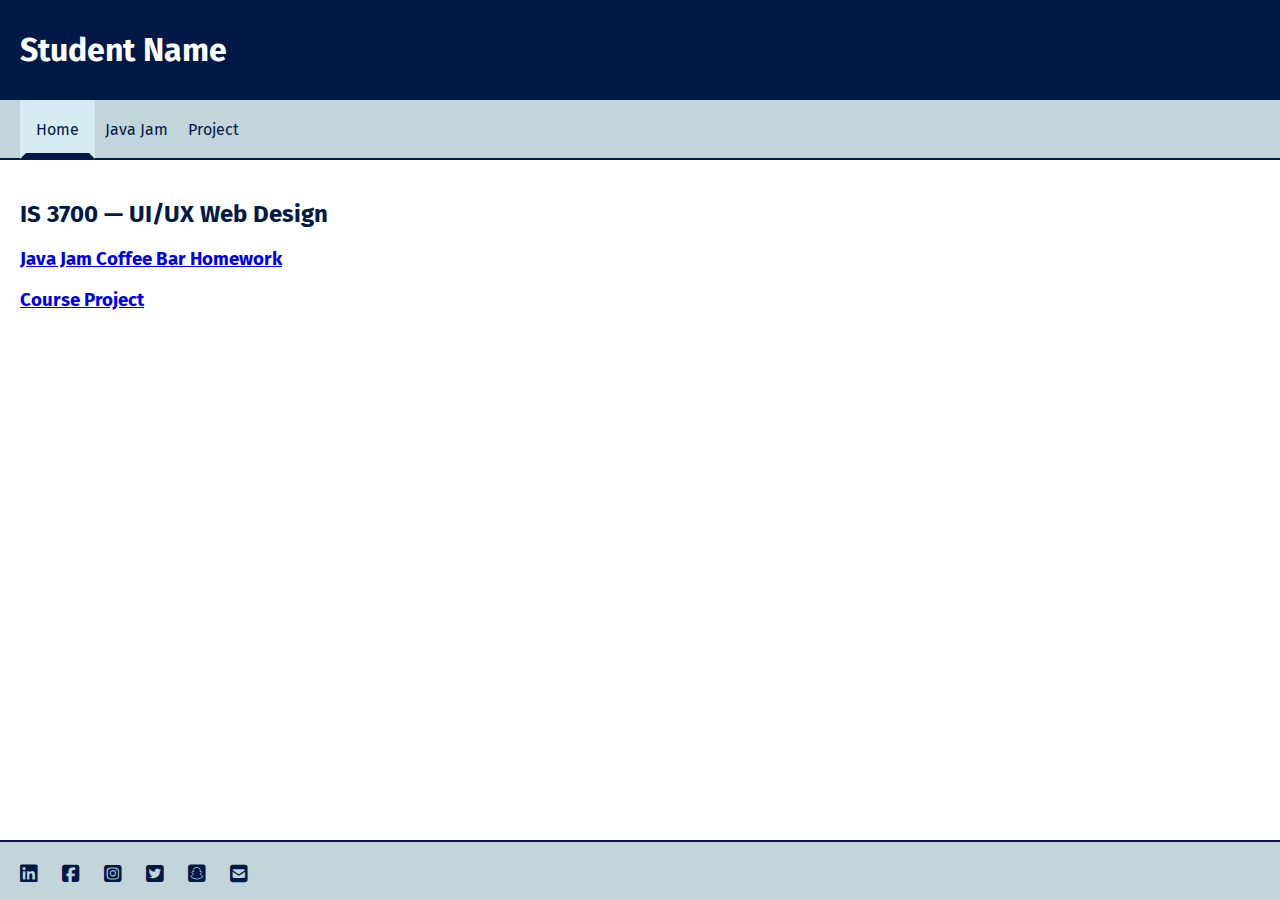
<file: index.html>
<!DOCTYPE html>
<html lang="en">

<head>
    <meta charset="UTF-8">
    <meta http-equiv="X-UA-Compatible" content="IE=edge">
    <meta name="viewport" content="width=device-width, initial-scale=1.0">
    <title>Jaren Hatch</title>
    <link href="main.css" rel="stylesheet" type="text/css" />
    <link rel="stylesheet" href="https://cdnjs.cloudflare.com/ajax/libs/font-awesome/6.2.1/css/all.min.css">
    <link rel="icon" href="https://www.usu.edu/favicon.ico" type="image/x-icon">
</head>

<body>
    <header id="pageHeader">
        <!-- <a href="index.html"><img id="mainLogo" src="logo.png" alt="Logo" /></a> -->
        <h1>Student Name</h1>
    </header>

    <nav id="mainNav">
        <ul>
            <li class="current"><a href="index.html">Home</a></li>
            <li><a href="javajam/index.html">Java Jam</a></li>
            <li><a href="project/index.html">Project</a></li>
            <!-- Add more navigation items as needed- possibly projects from different courses -->
        </ul>
    </nav>

    <main id="mainContent">
        <h2>IS 3700 &mdash; UI/UX Web Design</h2>
        <h3><a href="javajam/index.html">Java Jam Coffee Bar Homework</a></h3>
        <h3><a href="project/index.html">Course Project</a></h3>
    </main>

    <footer id="pageFooter">
        <ul>
            <li><a href="https://www.linkedin.com/" aria-label="linkedin"><i class="fab fa-linkedin"
                        aria-hidden="true"></i></a></li>
            <li><a href="https://www.facebook.com/" aria-label="facebook"><i class="fab fa-facebook-square"
                        aria-hidden="true"></i></a></li>
            <li><a href="https://www.instagram.com/?hl=en" aria-label="instagram"><i class="fab fa-instagram-square"
                        aria-hidden="true"></i></a></li>
            <li><a href="https://twitter.com/?lang=en" aria-label="twitter"><i class="fab fa-twitter-square"
                        aria-hidden="true"></i></a></li>
            <li><a href="https://www.snapchat.com/" aria-label="snapchat"><i class="fab fa-snapchat-square"
                        aria-hidden="true"></i></a></li>
            <li><a href="mailto:Anumber@usu.edu" aria-label="email"><i class="fas fa-envelope-square"
                        aria-hidden="true"></i></a></li>
        </ul>
    </footer>

</body>

</html>
</file>
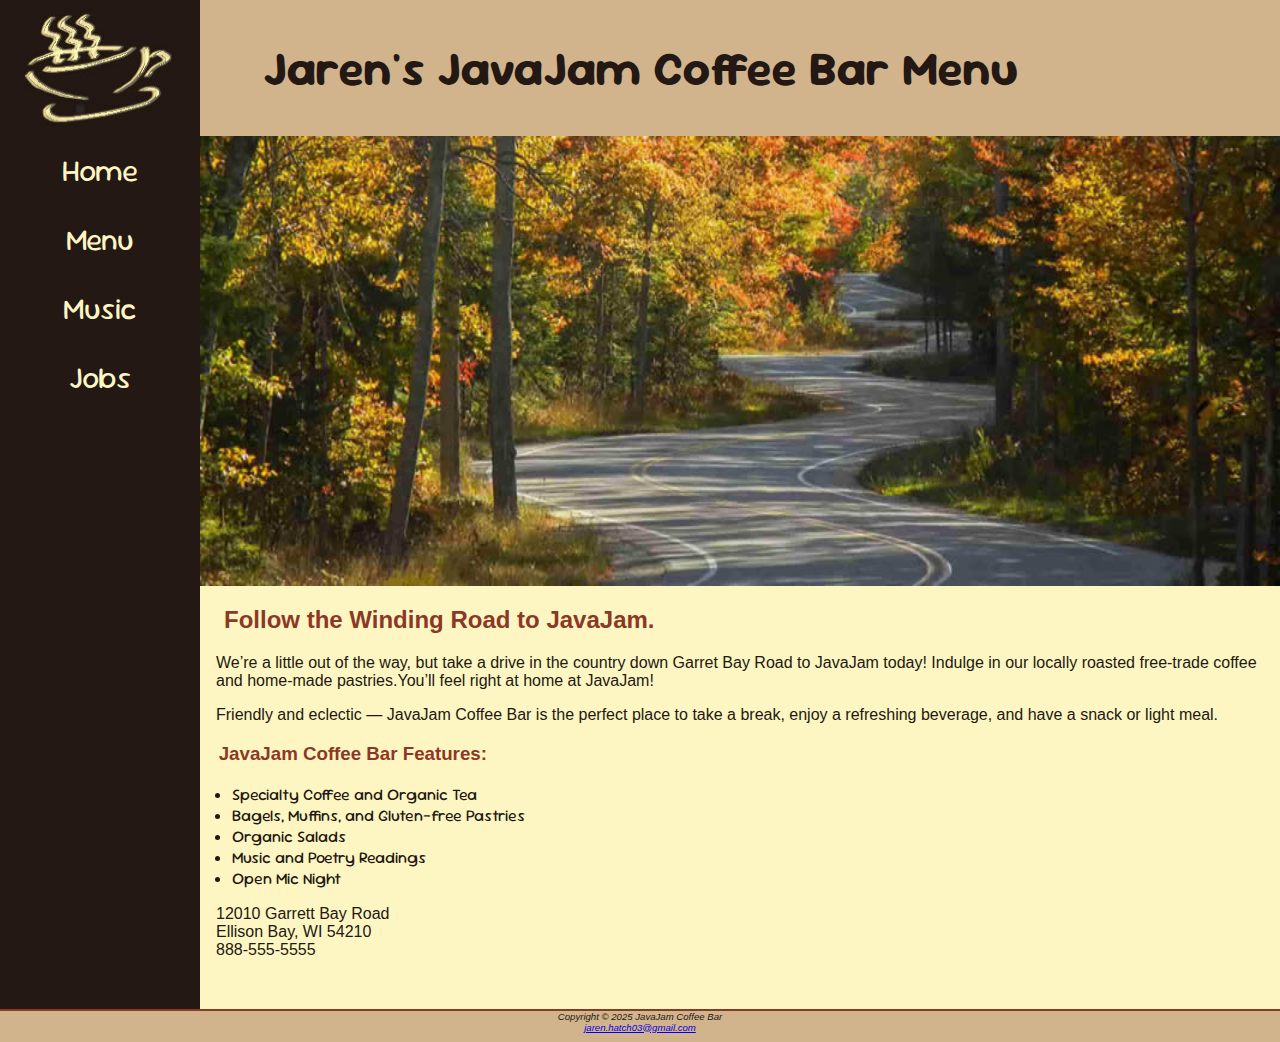
<file: javajam/index.html>
<!DOCTYPE html>
<html lang="en">
  <head>
    <meta charset="UTF-8" />
    <meta http-equiv="X-UA-Compatible" content="IE=edge" />
    <meta name="viewport" content="width=device-width, initial-scale=1.0" />
    <title>Jaren&#39;s &mdash; JavaJam Coffee Bar</title>
    <meta name="description" content="JavaJam Coffee Bar Case Study" />
    <meta name="author" content="Jaren" />
    <meta
      name="keywords"
      content="Homework, USU, Data Analytics and Information Systems"
    />
    <link rel="stylesheet" href="javajam.css" />
    <link rel="shortcut icon" href="favicon.ico" />
  </head>

  <body>
    <div id="wrapper">
      <header>
        <h1><a href="index.html">Jaren&#39;s JavaJam Coffee Bar Menu</a></h1>
      </header>
      <nav>
        <ul>
          <li><a href="index.html">Home</a></li>
          <li><a href="menu.html">Menu</a></li>
          <li><a href="music.html">Music</a></li>
          <li><a href="jobs.html">Jobs</a></li>
        </ul>
      </nav>

      <main>
        <div id="homehero"></div>
        <h2>Follow the Winding Road to JavaJam.</h2>
        <p>
          We&#8217;re a little out of the way, but take a drive in the country
          down Garret Bay Road to JavaJam today! Indulge in our locally roasted
          free-trade coffee and home-made pastries.You&#8217;ll feel right at
          home at JavaJam!
        </p>
        <p>
          Friendly and eclectic &mdash; JavaJam Coffee Bar is the perfect place
          to take a break, enjoy a refreshing beverage, and have a snack or
          light meal.
        </p>
        <h3>JavaJam Coffee Bar Features:</h3>
        <ul>
          <li>Specialty Coffee and Organic Tea</li>
          <li>Bagels, Muffins, and Gluten-free Pastries</li>
          <li>Organic Salads</li>
          <li>Music and Poetry Readings</li>
          <li>Open Mic Night</li>
        </ul>
        <div>
          12010 Garrett Bay Road<br />
          Ellison Bay, WI 54210<br />
          888-555-5555<br /><br />
        </div>
      </main>
      <footer>
        Copyright &copy; 2025 JavaJam Coffee Bar<br />
        <a href="mailto:jaren.hatch03@gmail.com">jaren.hatch03@gmail.com</a>
      </footer>
    </div>
  </body>
</html>
</file>
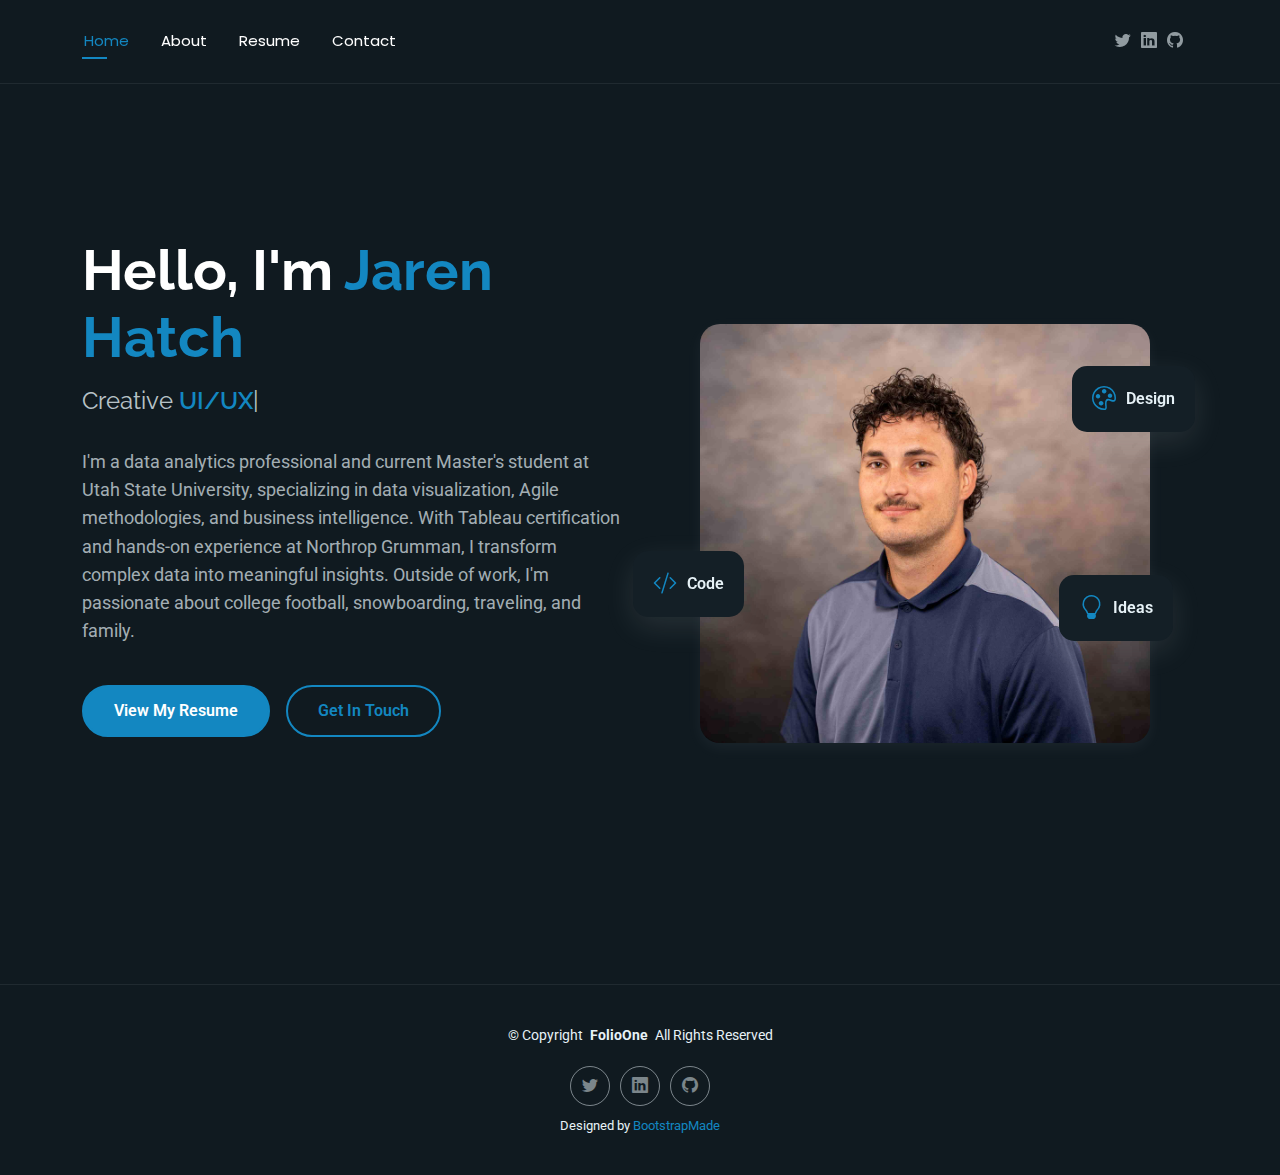
<file: project/index.html>
<!DOCTYPE html>
<html lang="en">
  <head>
    <meta charset="utf-8" />
    <meta content="width=device-width, initial-scale=1.0" name="viewport" />
    <title>Index - Jaren Hatch's Website</title>
    <meta name="description" content="" />
    <meta name="keywords" content="" />

    <!-- Favicons -->
    <link href="assets/img/favicon.png" rel="icon" />
    <link href="assets/img/apple-touch-icon.png" rel="apple-touch-icon" />

    <!-- Fonts -->
    <link href="https://fonts.googleapis.com" rel="preconnect" />
    <link href="https://fonts.gstatic.com" rel="preconnect" crossorigin />
    <link
      href="https://fonts.googleapis.com/css2?family=Roboto:ital,wght@0,100;0,300;0,400;0,500;0,700;0,900;1,100;1,300;1,400;1,500;1,700;1,900&family=Poppins:ital,wght@0,100;0,200;0,300;0,400;0,500;0,600;0,700;0,800;0,900;1,100;1,200;1,300;1,400;1,500;1,600;1,700;1,800;1,900&family=Raleway:ital,wght@0,100;0,200;0,300;0,400;0,500;0,600;0,700;0,800;0,900;1,100;1,200;1,300;1,400;1,500;1,600;1,700;1,800;1,900&display=swap"
      rel="stylesheet"
    />

    <!-- Vendor CSS Files -->
    <link
      href="assets/vendor/bootstrap/css/bootstrap.min.css"
      rel="stylesheet"
    />
    <link
      href="assets/vendor/bootstrap-icons/bootstrap-icons.css"
      rel="stylesheet"
    />
    <link href="assets/vendor/aos/aos.css" rel="stylesheet" />
    <link href="assets/vendor/swiper/swiper-bundle.min.css" rel="stylesheet" />
    <link
      href="assets/vendor/glightbox/css/glightbox.min.css"
      rel="stylesheet"
    />

    <!-- Main CSS File -->
    <link href="assets/css/main.css" rel="stylesheet" />

    <!-- =======================================================
  * Template Name: FolioOne
  * Template URL: https://bootstrapmade.com/folioone-bootstrap-portfolio-website-template/
  * Updated: Aug 23 2025 with Bootstrap v5.3.7
  * Author: BootstrapMade.com
  * License: https://bootstrapmade.com/license/
  ======================================================== -->
  </head>

  <body class="index-page">
    <header
      id="header"
      class="header d-flex align-items-center light-background sticky-top"
    >
      <div
        class="container position-relative d-flex align-items-center justify-content-between"
      >
        <!-- <a href="index.html" class="logo d-flex align-items-center me-auto me-xl-0">
      <img src="assets/img/logo.webp" alt="">
      <h1 class="sitename">FolioOne</h1> 
    </a> -->

        <nav id="navmenu" class="navmenu">
          <ul>
            <li><a href="index.html" class="active">Home</a></li>
            <li><a href="about.html">About</a></li>
            <li><a href="resume.html">Resume</a></li>
            <li><a href="contact.html">Contact</a></li>
          </ul>
          <i class="mobile-nav-toggle d-xl-none bi bi-list"></i>
        </nav>

        <div class="header-social-links">
          <a href="https://x.com/j_hatch03"><i class="bi bi-twitter"></i></a>
          <a href="https://www.linkedin.com/in/jarenhatch"><i class="bi bi-linkedin"></i></a>
          <a href="https://github.com/J-hatch03"><i class="bi bi-github"></i></a>
        </div>
      </div>
    </header>

    <main class="main">
      <!-- Hero Section -->
      <section id="hero" class="hero section">
        <div class="container" data-aos="fade-up" data-aos-delay="100">
          <div class="row gy-4 align-items-center">
            <div class="col-lg-6 order-2 order-lg-1">
              <div class="hero-content">
                <h1 data-aos="fade-up" data-aos-delay="200">
                  Hello, I'm <span class="highlight">Jaren Hatch</span>
                </h1>
                <!-- The following is the short description of what I do -->
                <h2 data-aos="fade-up" data-aos-delay="300">
                  Creative
                  <span
                    class="typed"
                    data-typed-items="UI/UX Designer, Web Developer, Data Analyst, Configuration Analyst"
                  ></span>
                </h2>
                <p data-aos="fade-up" data-aos-delay="400">
                  
                  I'm a data analytics professional and current Master's student at Utah State University, specializing in data visualization, Agile methodologies, and business intelligence. With Tableau certification and hands-on experience at Northrop Grumman, I transform complex data into meaningful insights. Outside of work, I'm passionate about college football, snowboarding, traveling, and family.

                </p>
                <div
                  class="hero-actions"
                  data-aos="fade-up"
                  data-aos-delay="500"
                >
                  <a href="resume.html" class="btn btn-primary"
                    >View My Resume</a
                  >
                  <a href="contact.html" class="btn btn-outline"
                    >Get In Touch</a
                  >
                </div>
                <div class="social-links" data-aos="fade-up" data-aos-delay="600">
                  <a href="https://x.com/j_hatch03"><i class="bi bi-twitter"></i></a>
                  <a href="https://www.linkedin.com/in/jarenhatch"><i class="bi bi-linkedin"></i></a>
                  <a href="https://github.com/J-hatch03"><i class="bi bi-github"></i></a>
                </div>
              </div>
            </div>
            <div class="col-lg-6 order-1 order-lg-2">
              <div class="hero-image" data-aos="zoom-in" data-aos-delay="300">
                <div class="image-wrapper">
                  <img
                    src="assets/img/profile/personal.jpg"
                    alt="Sarah Mitchell"
                    class="img-fluid"
                  />
                  <div class="floating-elements">
                    <div
                      class="floating-card design"
                      data-aos="fade-left"
                      data-aos-delay="700"
                    >
                      <i class="bi bi-palette"></i>
                      <span>Design</span>
                    </div>
                    <div
                      class="floating-card code"
                      data-aos="fade-right"
                      data-aos-delay="800"
                    >
                      <i class="bi bi-code-slash"></i>
                      <span>Code</span>
                    </div>
                    <div
                      class="floating-card creativity"
                      data-aos="fade-up"
                      data-aos-delay="900"
                    >
                      <i class="bi bi-lightbulb"></i>
                      <span>Ideas</span>
                    </div>
                  </div>
                </div>
              </div>
            </div>
          </div>
        </div>
      </section>
      <!-- /Hero Section -->
    </main>

    <footer id="footer" class="footer">
      <div class="container">
        <div class="copyright text-center">
          <p>
            © <span>Copyright</span>
            <strong class="px-1 sitename">FolioOne</strong>
            <span>All Rights Reserved<br /></span>
          </p>
        </div>
        <div class="social-links d-flex justify-content-center">
          <a href="https://x.com/j_hatch03"><i class="bi bi-twitter"></i></a>
          <a href="https://www.linkedin.com/in/jarenhatch"><i class="bi bi-linkedin"></i></a>
          <a href="https://github.com/J-hatch03"><i class="bi bi-github"></i></a>
        </div>
        <div class="credits">
          <!-- All the links in the footer should remain intact. -->
          <!-- You can delete the links only if you've purchased the pro version. -->
          <!-- Licensing information: https://bootstrapmade.com/license/ -->
          <!-- Purchase the pro version with working PHP/AJAX contact form: [buy-url] -->
          Designed by <a href="https://bootstrapmade.com/">BootstrapMade</a>
        </div>
      </div>
    </footer>

    <!-- Scroll Top -->
    <a
      href="#"
      id="scroll-top"
      class="scroll-top d-flex align-items-center justify-content-center"
      ><i class="bi bi-arrow-up-short"></i
    ></a>

    <!-- Preloader -->
    <div id="preloader"></div>

    <!-- Vendor JS Files -->
    <script src="assets/vendor/bootstrap/js/bootstrap.bundle.min.js"></script>
    <script src="assets/vendor/php-email-form/validate.js"></script>
    <script src="assets/vendor/aos/aos.js"></script>
    <script src="assets/vendor/typed.js/typed.umd.js"></script>
    <script src="assets/vendor/waypoints/noframework.waypoints.js"></script>
    <script src="assets/vendor/purecounter/purecounter_vanilla.js"></script>
    <script src="assets/vendor/swiper/swiper-bundle.min.js"></script>
    <script src="assets/vendor/imagesloaded/imagesloaded.pkgd.min.js"></script>
    <script src="assets/vendor/isotope-layout/isotope.pkgd.min.js"></script>
    <script src="assets/vendor/glightbox/js/glightbox.min.js"></script>

    <!-- Main JS File -->
    <script src="assets/js/main.js"></script>
  </body>
</html>
</file>
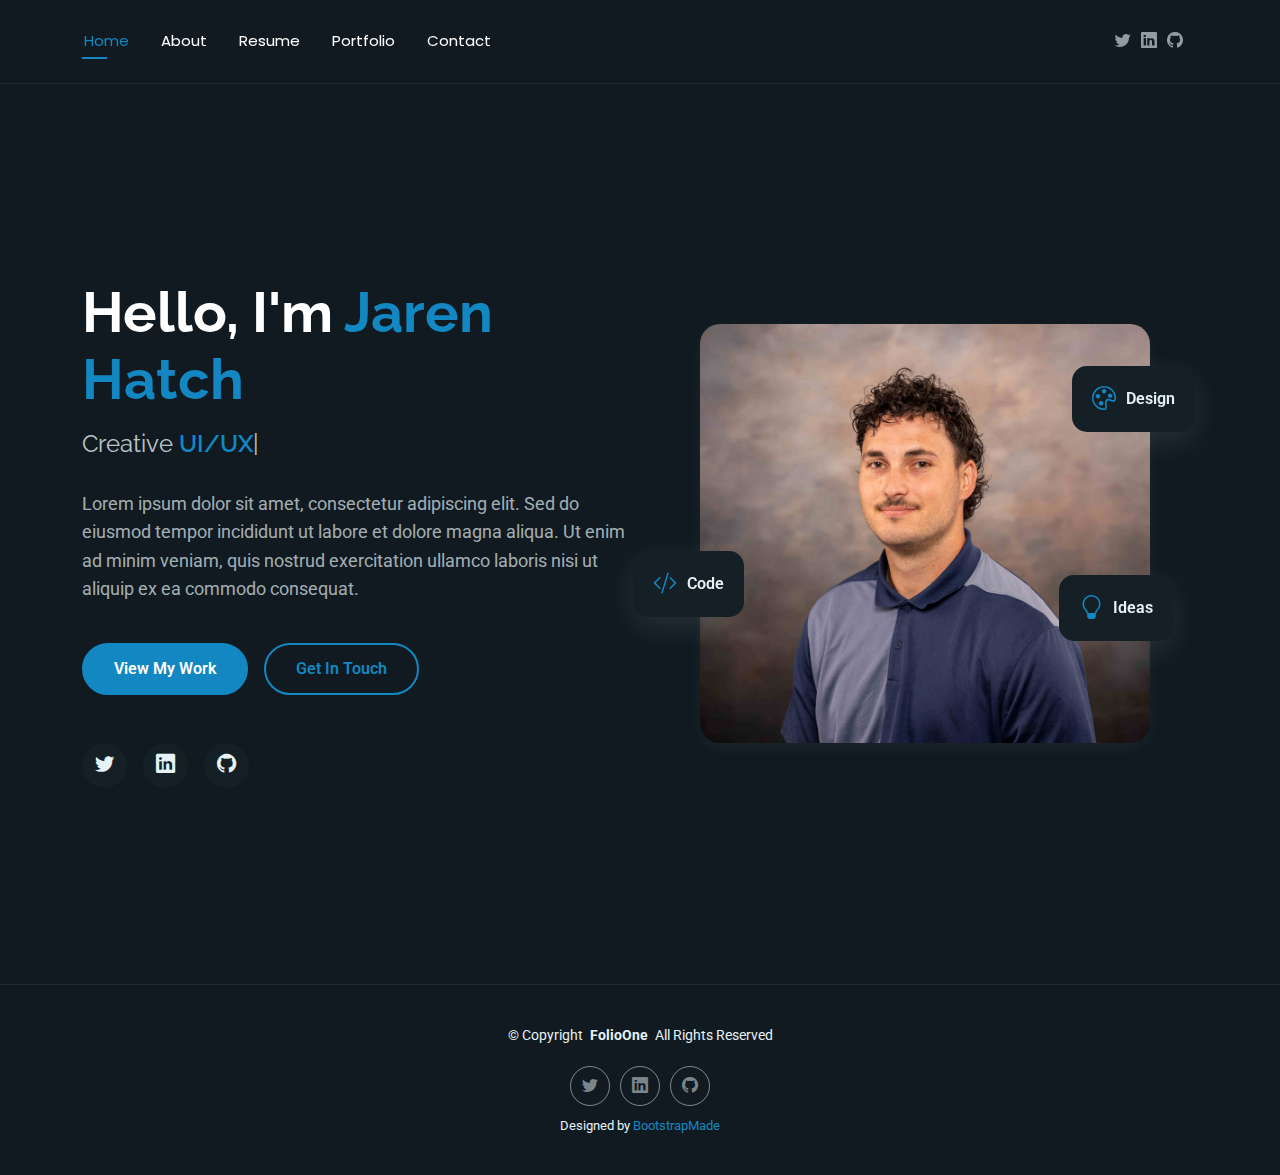
<file: project/FolioOne/index.html>
<!DOCTYPE html>
<html lang="en">
  <head>
    <meta charset="utf-8" />
    <meta content="width=device-width, initial-scale=1.0" name="viewport" />
    <title>Index - FolioOne Bootstrap Template</title>
    <meta name="description" content="" />
    <meta name="keywords" content="" />

    <!-- Favicons -->
    <link href="assets/img/favicon.png" rel="icon" />
    <link href="assets/img/apple-touch-icon.png" rel="apple-touch-icon" />

    <!-- Fonts -->
    <link href="https://fonts.googleapis.com" rel="preconnect" />
    <link href="https://fonts.gstatic.com" rel="preconnect" crossorigin />
    <link
      href="https://fonts.googleapis.com/css2?family=Roboto:ital,wght@0,100;0,300;0,400;0,500;0,700;0,900;1,100;1,300;1,400;1,500;1,700;1,900&family=Poppins:ital,wght@0,100;0,200;0,300;0,400;0,500;0,600;0,700;0,800;0,900;1,100;1,200;1,300;1,400;1,500;1,600;1,700;1,800;1,900&family=Raleway:ital,wght@0,100;0,200;0,300;0,400;0,500;0,600;0,700;0,800;0,900;1,100;1,200;1,300;1,400;1,500;1,600;1,700;1,800;1,900&display=swap"
      rel="stylesheet"
    />

    <!-- Vendor CSS Files -->
    <link
      href="assets/vendor/bootstrap/css/bootstrap.min.css"
      rel="stylesheet"
    />
    <link
      href="assets/vendor/bootstrap-icons/bootstrap-icons.css"
      rel="stylesheet"
    />
    <link href="assets/vendor/aos/aos.css" rel="stylesheet" />
    <link href="assets/vendor/swiper/swiper-bundle.min.css" rel="stylesheet" />
    <link
      href="assets/vendor/glightbox/css/glightbox.min.css"
      rel="stylesheet"
    />

    <!-- Main CSS File -->
    <link href="assets/css/main.css" rel="stylesheet" />

    <!-- =======================================================
  * Template Name: FolioOne
  * Template URL: https://bootstrapmade.com/folioone-bootstrap-portfolio-website-template/
  * Updated: Aug 23 2025 with Bootstrap v5.3.7
  * Author: BootstrapMade.com
  * License: https://bootstrapmade.com/license/
  ======================================================== -->
  </head>

  <body class="index-page">
    <header
      id="header"
      class="header d-flex align-items-center light-background sticky-top"
    >
      <div
        class="container position-relative d-flex align-items-center justify-content-between"
      >
        <!-- <a href="index.html" class="logo d-flex align-items-center me-auto me-xl-0">
      <img src="assets/img/logo.webp" alt="">
      <h1 class="sitename">FolioOne</h1> 
    </a> -->

        <nav id="navmenu" class="navmenu">
          <ul>
            <li><a href="index.html" class="active">Home</a></li>
            <li><a href="about.html">About</a></li>
            <li><a href="resume.html">Resume</a></li>
            <li><a href="portfolio.html">Portfolio</a></li>
            <li><a href="contact.html">Contact</a></li>
          </ul>
          <i class="mobile-nav-toggle d-xl-none bi bi-list"></i>
        </nav>

        <div class="header-social-links">
          <a href="https://x.com/j_hatch03"><i class="bi bi-twitter"></i></a>
          <a href="https://www.linkedin.com/in/jarenhatch"><i class="bi bi-linkedin"></i></a>
          <a href="https://github.com/J-hatch03"><i class="bi bi-github"></i></a>
        </div>
      </div>
    </header>

    <main class="main">
      <!-- Hero Section -->
      <section id="hero" class="hero section">
        <div class="container" data-aos="fade-up" data-aos-delay="100">
          <div class="row gy-4 align-items-center">
            <div class="col-lg-6 order-2 order-lg-1">
              <div class="hero-content">
                <h1 data-aos="fade-up" data-aos-delay="200">
                  Hello, I'm <span class="highlight">Jaren Hatch</span>
                </h1>
                <!-- The following is the short description of what I do -->
                <h2 data-aos="fade-up" data-aos-delay="300">
                  Creative
                  <span
                    class="typed"
                    data-typed-items="UI/UX Designer, Web Developer, Data Analyst, Configuration Analyst"
                  ></span>
                </h2>
                <p data-aos="fade-up" data-aos-delay="400">
                  Lorem ipsum dolor sit amet, consectetur adipiscing elit. Sed
                  do eiusmod tempor incididunt ut labore et dolore magna aliqua.
                  Ut enim ad minim veniam, quis nostrud exercitation ullamco
                  laboris nisi ut aliquip ex ea commodo consequat.
                </p>
                <div
                  class="hero-actions"
                  data-aos="fade-up"
                  data-aos-delay="500"
                >
                  <a href="portfolio.html" class="btn btn-primary"
                    >View My Work</a
                  >
                  <a href="contact.html" class="btn btn-outline"
                    >Get In Touch</a
                  >
                </div>
                <div class="social-links"data-aos="fade-up"data-aos-delay="600">
                  <a href="https://x.com/j_hatch03"><i class="bi bi-twitter"></i></a>
                  <a href="https://www.linkedin.com/in/jarenhatch"><i class="bi bi-linkedin"></i></a>
                  <a href="https://github.com/J-hatch03"><i class="bi bi-github"></i></a>
                </div>
              </div>
            </div>
            <div class="col-lg-6 order-1 order-lg-2">
              <div class="hero-image" data-aos="zoom-in" data-aos-delay="300">
                <div class="image-wrapper">
                  <img
                    src="assets/img/profile/personal.jpg"
                    alt="Sarah Mitchell"
                    class="img-fluid"
                  />
                  <div class="floating-elements">
                    <div
                      class="floating-card design"
                      data-aos="fade-left"
                      data-aos-delay="700"
                    >
                      <i class="bi bi-palette"></i>
                      <span>Design</span>
                    </div>
                    <div
                      class="floating-card code"
                      data-aos="fade-right"
                      data-aos-delay="800"
                    >
                      <i class="bi bi-code-slash"></i>
                      <span>Code</span>
                    </div>
                    <div
                      class="floating-card creativity"
                      data-aos="fade-up"
                      data-aos-delay="900"
                    >
                      <i class="bi bi-lightbulb"></i>
                      <span>Ideas</span>
                    </div>
                  </div>
                </div>
              </div>
            </div>
          </div>
        </div>
      </section>
      <!-- /Hero Section -->
    </main>

    <footer id="footer" class="footer">
      <div class="container">
        <div class="copyright text-center">
          <p>
            © <span>Copyright</span>
            <strong class="px-1 sitename">FolioOne</strong>
            <span>All Rights Reserved<br /></span>
          </p>
        </div>
        <div class="social-links d-flex justify-content-center">
          <a href="https://x.com/j_hatch03"><i class="bi bi-twitter"></i></a>
          <a href="https://www.linkedin.com/in/jarenhatch"><i class="bi bi-linkedin"></i></a>
          <a href="https://github.com/J-hatch03"><i class="bi bi-github"></i></a>
        </div>
        <div class="credits">
          <!-- All the links in the footer should remain intact. -->
          <!-- You can delete the links only if you've purchased the pro version. -->
          <!-- Licensing information: https://bootstrapmade.com/license/ -->
          <!-- Purchase the pro version with working PHP/AJAX contact form: [buy-url] -->
          Designed by <a href="https://bootstrapmade.com/">BootstrapMade</a>
        </div>
      </div>
    </footer>

    <!-- Scroll Top -->
    <a
      href="#"
      id="scroll-top"
      class="scroll-top d-flex align-items-center justify-content-center"
      ><i class="bi bi-arrow-up-short"></i
    ></a>

    <!-- Preloader -->
    <div id="preloader"></div>

    <!-- Vendor JS Files -->
    <script src="assets/vendor/bootstrap/js/bootstrap.bundle.min.js"></script>
    <script src="assets/vendor/php-email-form/validate.js"></script>
    <script src="assets/vendor/aos/aos.js"></script>
    <script src="assets/vendor/typed.js/typed.umd.js"></script>
    <script src="assets/vendor/waypoints/noframework.waypoints.js"></script>
    <script src="assets/vendor/purecounter/purecounter_vanilla.js"></script>
    <script src="assets/vendor/swiper/swiper-bundle.min.js"></script>
    <script src="assets/vendor/imagesloaded/imagesloaded.pkgd.min.js"></script>
    <script src="assets/vendor/isotope-layout/isotope.pkgd.min.js"></script>
    <script src="assets/vendor/glightbox/js/glightbox.min.js"></script>

    <!-- Main JS File -->
    <script src="assets/js/main.js"></script>
  </body>
</html>
</file>
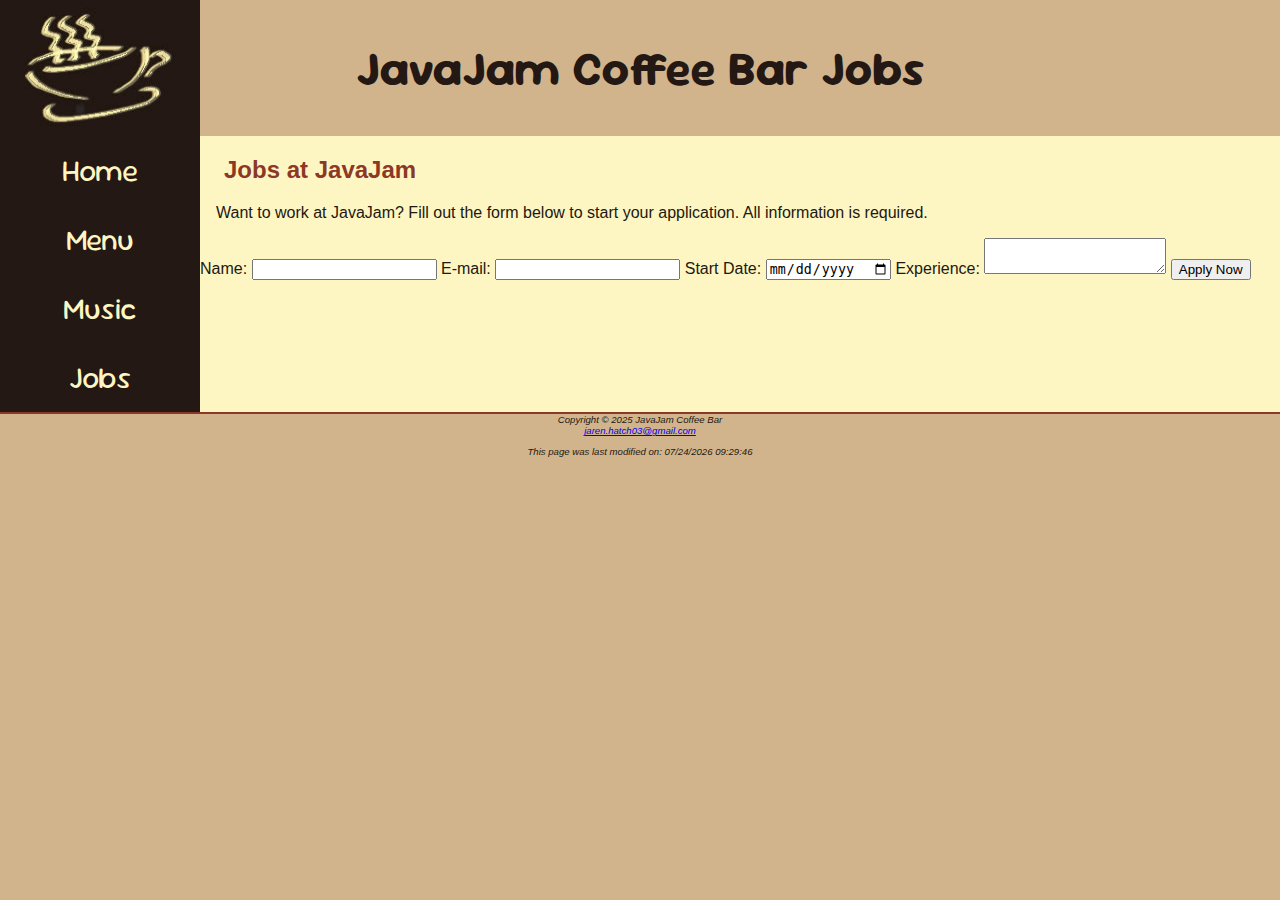
<file: javajam/jobs.html>
<!DOCTYPE html>
<html lang="en">
  <head>
    <meta charset="UTF-8" />
    <meta http-equiv="X-UA-Compatible" content="IE=edge" />
    <meta name="viewport" content="width=device-width, initial-scale=1.0" />
    <title>Jaren&#39;s &mdash; JavaJam Coffee House Jobs</title>
    <meta name="description" content="JavaJam Coffee Bar Case Study" />
    <meta name="author" content="Jaren" />
    <meta
      name="keywords"
      content="Homework, USU, Data Analytics and Information Systems"
    />
    <link rel="stylesheet" href="javajam.css" />
    <link rel="shortcut icon" href="favicon.ico" />
  </head>

  <body>
    <div id="wrapper">
      <header>
        <h1><a href="index.html">JavaJam Coffee Bar Jobs</a></h1>
      </header>
      <nav>
        <ul>
          <li><a href="index.html">Home</a></li>
          <li><a href="menu.html">Menu</a></li>
          <li><a href="music.html">Music</a></li>
          <li><a href="jobs.html">Jobs</a></li>
        </ul>
      </nav>
      <main>
        <div id="herojobs"></div>
        <h2>Jobs at JavaJam</h2>
        <p>
          Want to work at JavaJam? Fill out the form below to start your
          application. All information is required.
        </p>
        <form method="post" action=" https://webdevbasics.net/scripts/javajam8.php.">
            <label for="myName">Name: </label>
            <input type="text" id="myName" name="myName" required></label>
            <label for="myEmail">E-mail: </label>
            <input type="email" id="myEmail" name="myEmail" required>
            <label for="myStart">Start Date: </label>
            <input type="date" id="myStart" name="myStart" required>
            <label for="myExperience">Experience: </label>
            <textarea name="myExperience" id="myExperience" rows="2" cols="20" required></textarea>
            <input type="submit" value="Apply Now">
        </form>
      </main>
      <footer>
        Copyright &copy; 2025 JavaJam Coffee Bar<br>
        <a href="mailto:jaren.hatch03@gmail.com">jaren.hatch03@gmail.com</a>
        <!-- Last modified date will appear here -->
        <p id="dateupdate"></p>
        <!-- link to external JavaScript file-->
        <script src="js/dateupdate.js"></script>
      </footer>
    </div>
  </body>
</html>
</file>
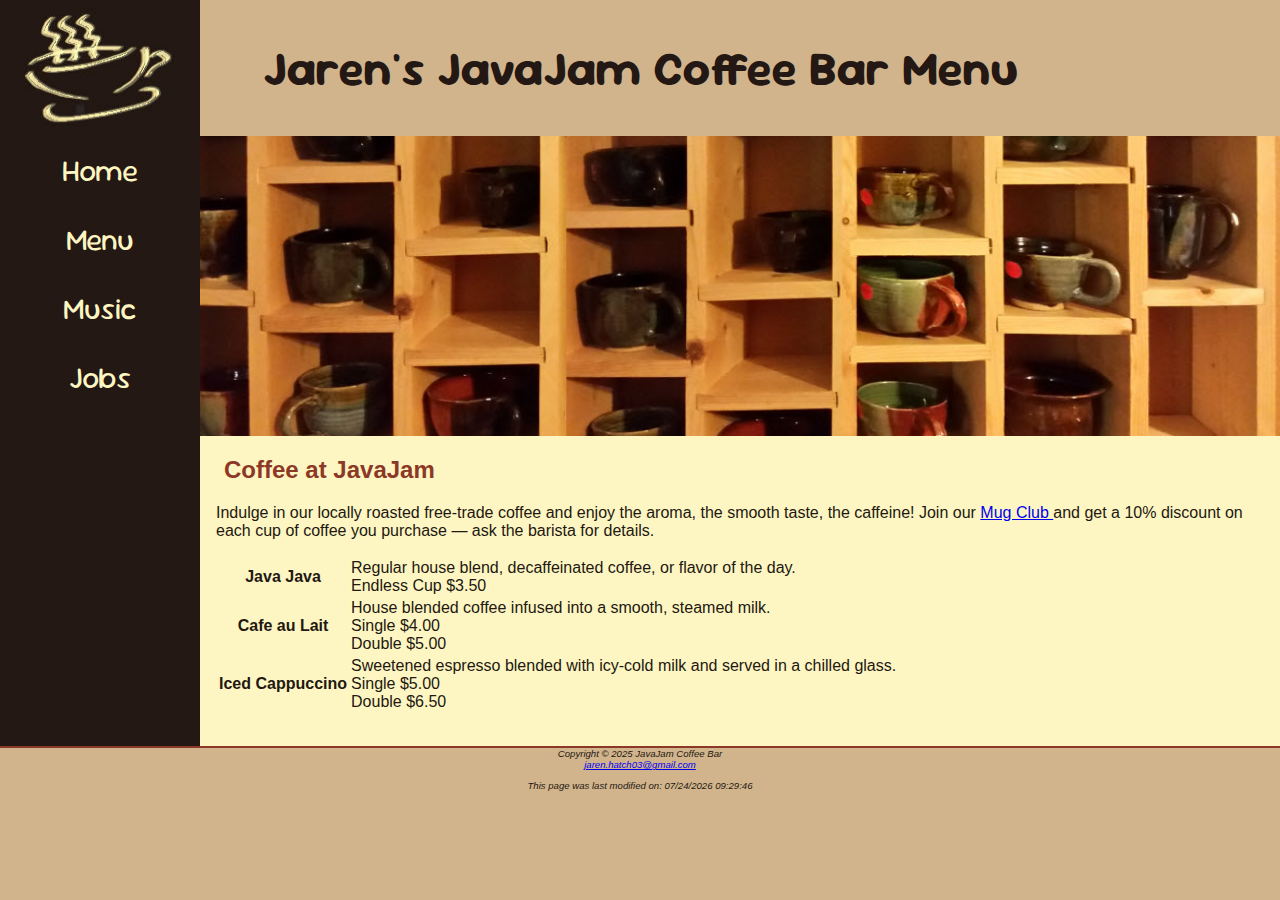
<file: javajam/menu.html>
<!DOCTYPE html>
<html lang="en">
  <head>
    <meta charset="UTF-8" />
    <meta http-equiv="X-UA-Compatible" content="IE=edge" />
    <meta name="viewport" content="width=device-width, initial-scale=1.0" />
    <title>Jaren&#39;s &mdash; JavaJam Coffee House Menu</title>
    <meta name="description" content="JavaJam Coffee Bar Case Study" />
    <meta name="author" content="Jaren" />
    <meta
      name="keywords"
      content="Homework, USU, Data Analytics and Information Systems"
    />
    <link rel="stylesheet" href="javajam.css" />
    <link rel="shortcut icon" href="favicon.ico" />
  </head>

  <body>
    <div id="wrapper">
      <header>
        <h1><a href="menu.html">Jaren&#39;s JavaJam Coffee Bar Menu</a></h1>
      </header>
      <nav>
        <ul>
          <li><a href="index.html">Home</a></li>
          <li><a href="menu.html">Menu</a></li>
          <li><a href="music.html">Music</a></li>
          <li><a href="jobs.html">Jobs</a></li>
        </ul>
      </nav>
      <main>
        <div id="heromugs"></div>
        <h2>Coffee at JavaJam</h2>
        <p>
          Indulge in our locally roasted free-trade coffee and enjoy the aroma,
          the smooth taste, the caffeine! Join our
          <a
            href="#"
            onmouseover="alert('JavaJam Mug Club Members get a 10% discount on each cup of coffee!');"
            >Mug Club
          </a>
          and get a 10% discount on each cup of coffee you purchase &mdash; ask
          the barista for details.
        </p>
        <div id="flow">
          <table>
            <tr>
              <th>Java Java</th>
              <td>
                Regular house blend, decaffeinated coffee, or flavor of the
                day.<br />Endless Cup $3.50
              </td>
            </tr>
            <tr>
              <th>Cafe au Lait</th>
              <td>
                House blended coffee infused into a smooth, steamed milk.<br />Single
                $4.00 <br />
                Double $5.00
              </td>
            </tr>
            <tr>
              <th>Iced Cappuccino</th>
              <td>
                Sweetened espresso blended with icy-cold milk and served in a
                chilled glass.<br />Single $5.00 <br />
                Double $6.50
              </td>
            </tr>
          </table>
        </div>
      </main>
      <footer>
        Copyright &copy; 2025 JavaJam Coffee Bar <br />
        <a href="mailto:jaren.hatch03@gmail.com">jaren.hatch03@gmail.com</a>
        <!-- Last modified date will appear here -->
        <p id="dateupdate"></p>
        <!-- link to external JavaScript file-->
        <script src="js/dateupdate.js"></script>
      </footer>
    </div>
  </body>
</html>
</file>
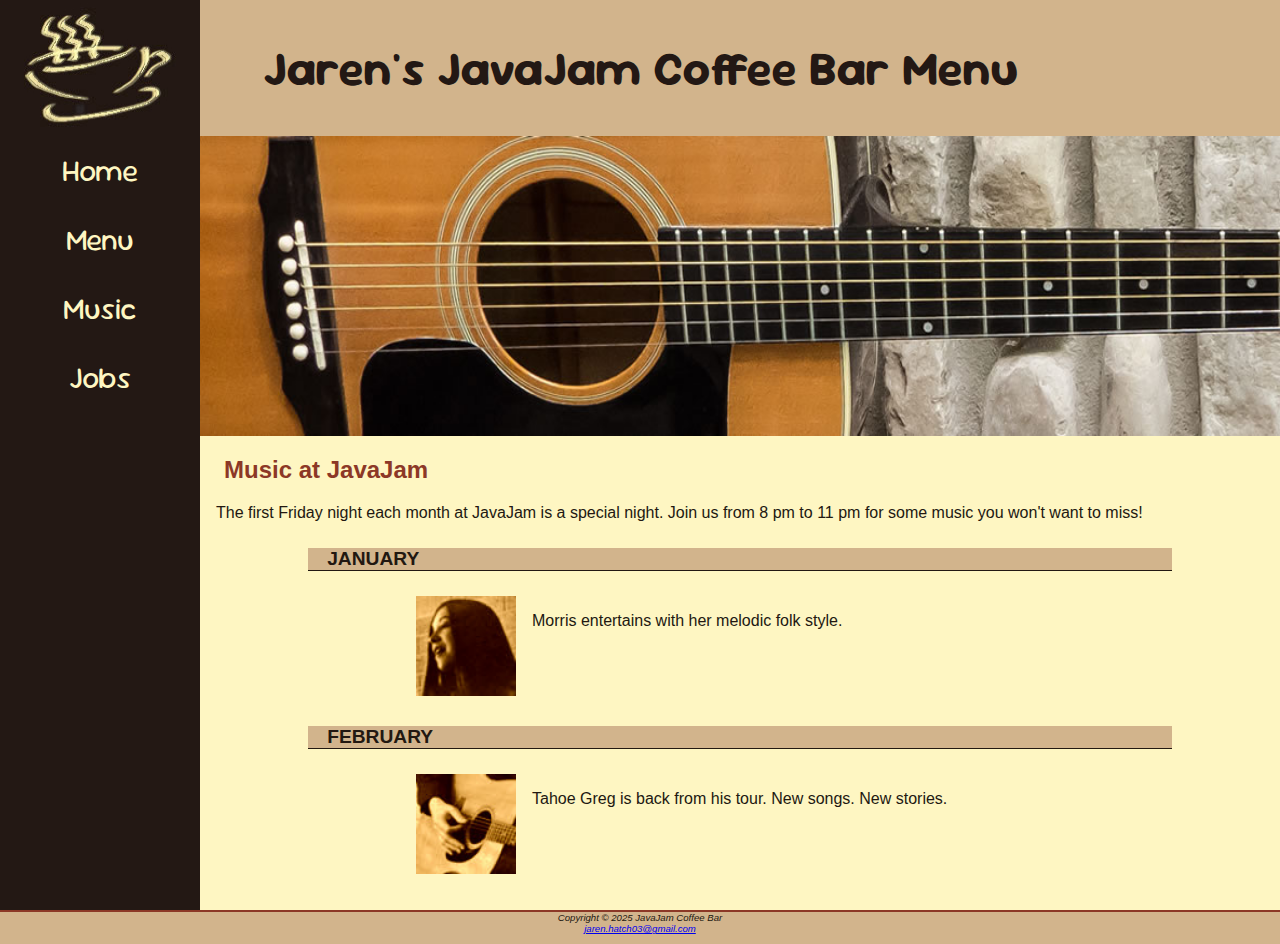
<file: javajam/music.html>
<!DOCTYPE html>
<html lang="en">
  <head>
    <meta charset="UTF-8" />
    <meta http-equiv="X-UA-Compatible" content="IE=edge" />
    <meta name="viewport" content="width=device-width, initial-scale=1.0" />
    <title>Jaren&#39;s &mdash; JavaJam Coffee House Menu</title>
    <meta name="description" content="JavaJam Coffee Bar Case Study" />
    <meta name="author" content="Jaren" />
    <meta
      name="keywords"
      content="Homework, USU, Data Analytics and Information Systems"
    />
    <link rel="stylesheet" href="javajam.css" />
    <link rel="shortcut icon" href="favicon.ico" />
  </head>

  <body>
    <div id="wrapper">
      <header>
       <h1><a href="music.html">Jaren&#39;s JavaJam Coffee Bar Menu</a></h1>
      </header>
      <nav>
        <ul>
          <li><a href="index.html">Home</a></li>
          <li><a href="menu.html">Menu</a></li>
          <li><a href="music.html">Music</a></li>
          <li><a href="jobs.html">Jobs</a></li>
        </ul>
      </nav>
      <main>
        <div id="heroguitar"></div>
        <h2>Music at JavaJam</h2>
        <p>
          The first Friday night each month at JavaJam is a special night. Join
          us from 8 pm to 11 pm for some music you won&#39;t want to miss!
        </p>
        <h4>January</h4>
        <div class="details">
            <a href="images/melanie.jpg"><img src="images/melaniethumb.jpg" alt="Melanie" width="100" height="100"></a>
            <p> Morris entertains with her melodic folk style.</p>
        </div>
        <h4>February</h4>
        <div class="details">
            <a href="images/greg.jpg"><img src="images/gregthumb.jpg" alt="Tahoe Greg" width="100" height="100"></a>
            <p>Tahoe Greg is back from his tour. New songs. New stories.</p>
        </div>
      </main>
      <footer>
        Copyright &copy; 2025 JavaJam Coffee Bar <br />
        <a href="mailto:jaren.hatch03@gmail.com">jaren.hatch03@gmail.com</a>
      </footer>
    </div>
  </body>
</html>
</file>
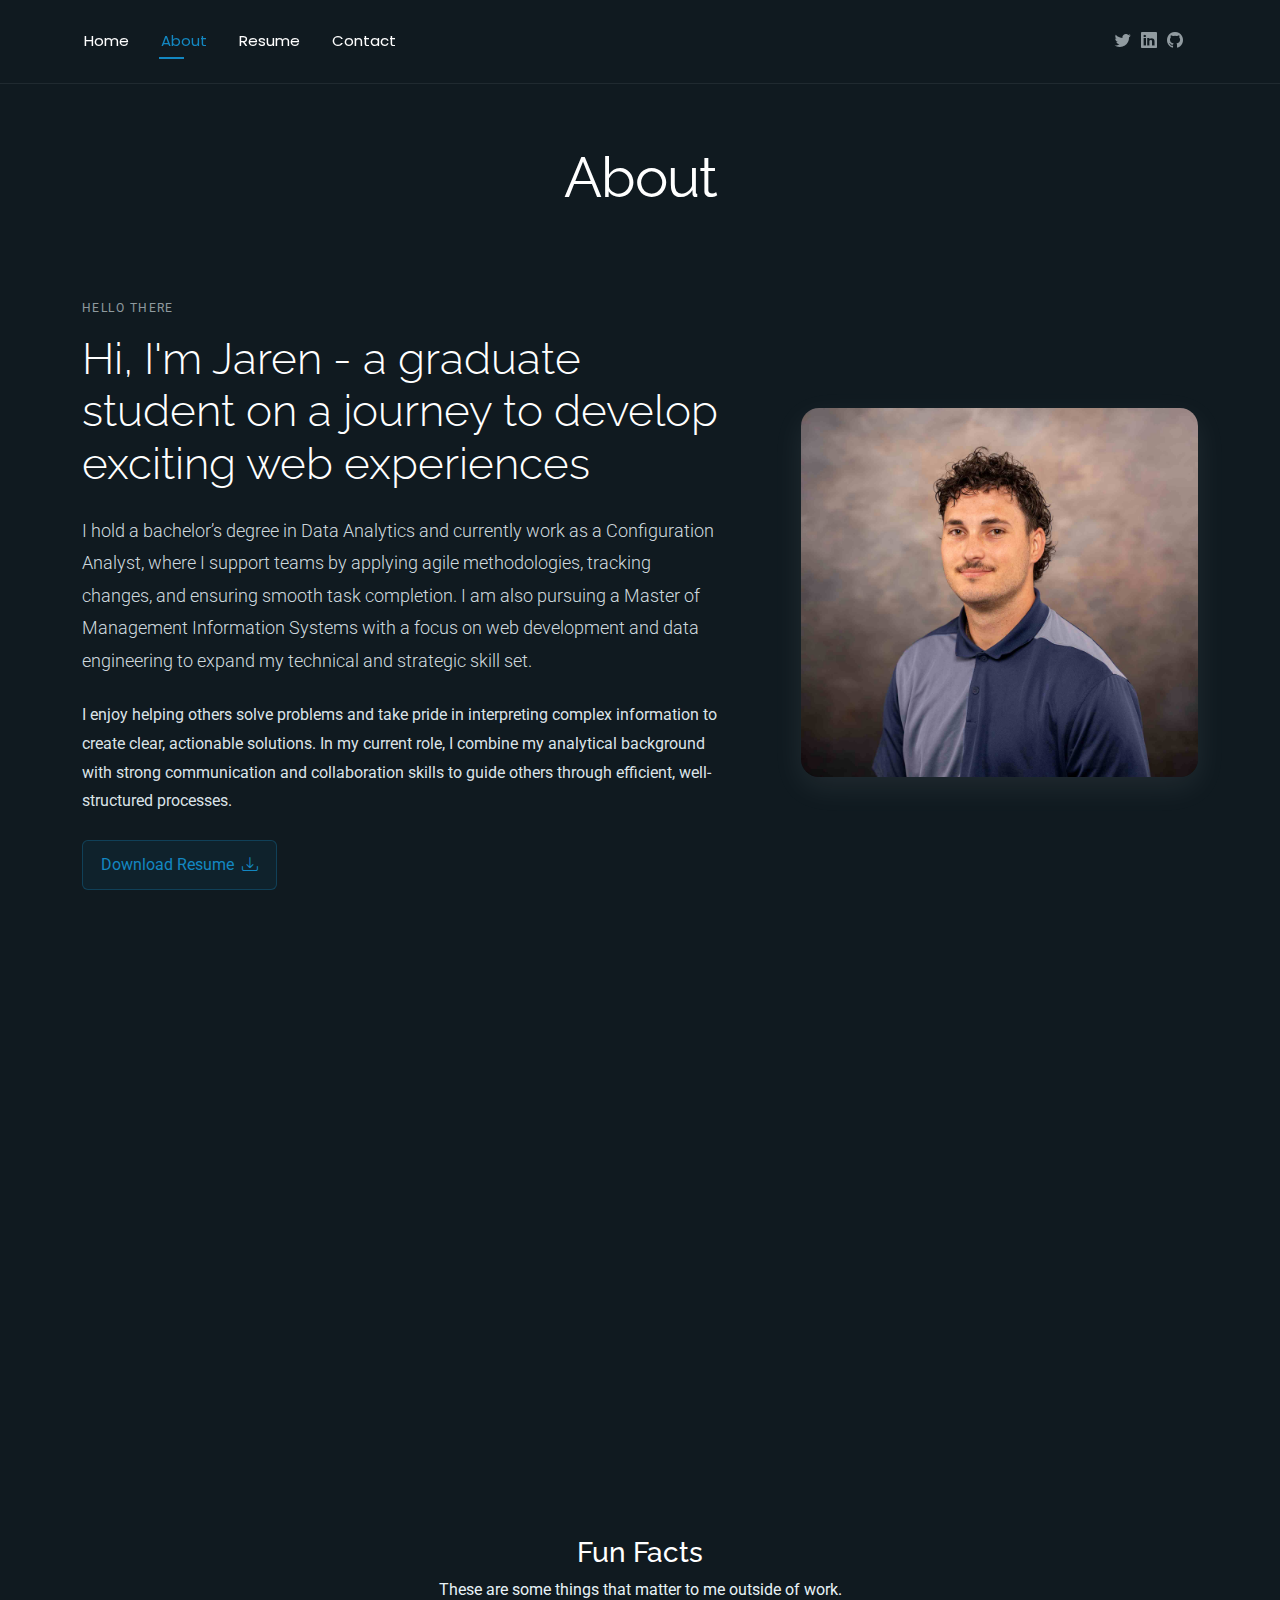
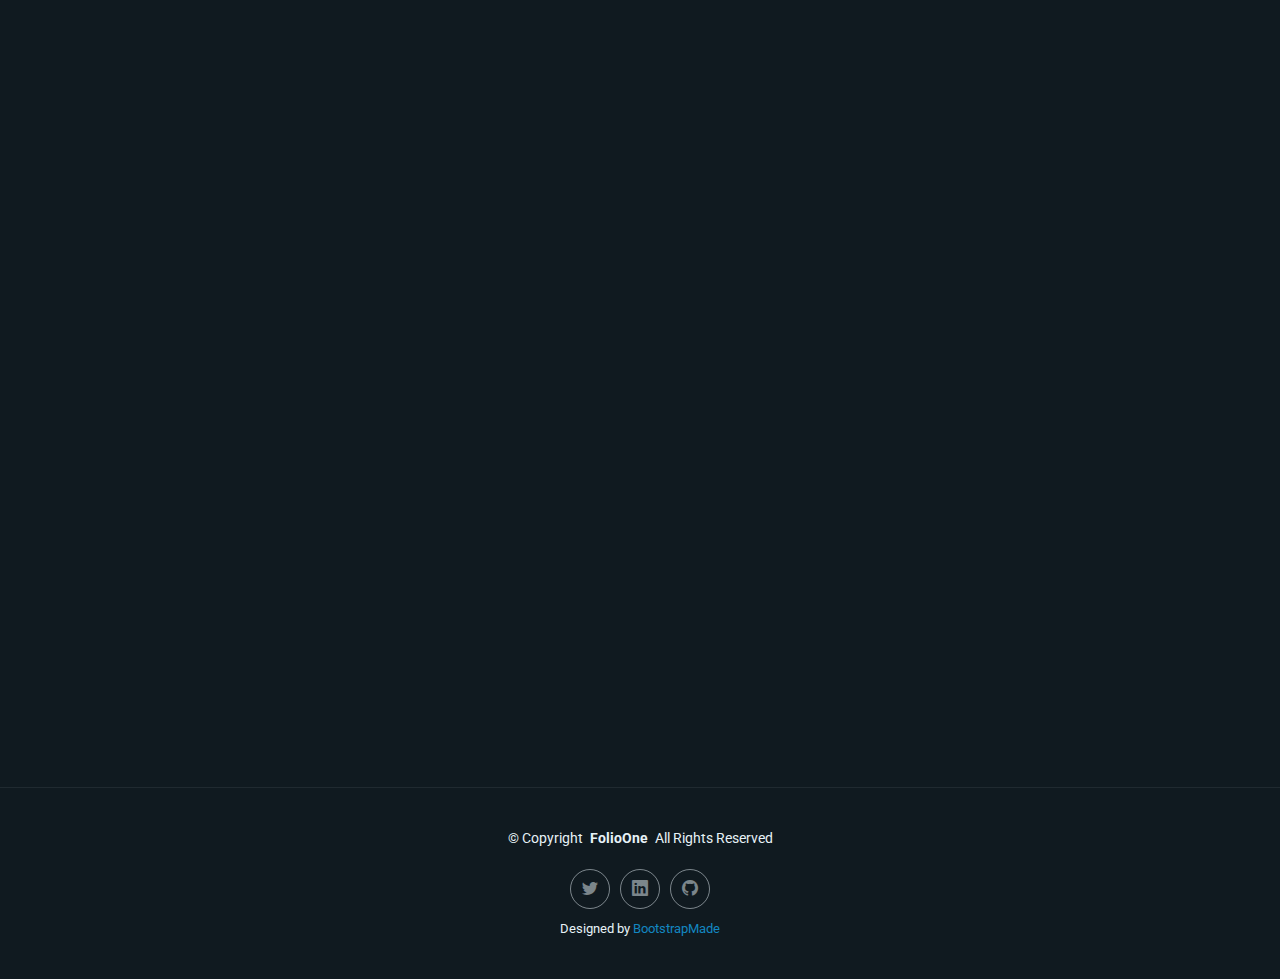
<file: project/about.html>
<!DOCTYPE html>
<html lang="en">
  <head>
    <meta charset="utf-8" />
    <meta content="width=device-width, initial-scale=1.0" name="viewport" />
    <title>About - Jaren Hatch's Website</title>
    <meta name="description" content="" />
    <meta name="keywords" content="" />

    <!-- Favicons -->
    <link href="assets/img/favicon.png" rel="icon" />
    <link href="assets/img/apple-touch-icon.png" rel="apple-touch-icon" />

    <!-- Fonts -->
    <link href="https://fonts.googleapis.com" rel="preconnect" />
    <link href="https://fonts.gstatic.com" rel="preconnect" crossorigin />
    <link
      href="https://fonts.googleapis.com/css2?family=Roboto:ital,wght@0,100;0,300;0,400;0,500;0,700;0,900;1,100;1,300;1,400;1,500;1,700;1,900&family=Poppins:ital,wght@0,100;0,200;0,300;0,400;0,500;0,600;0,700;0,800;0,900;1,100;1,200;1,300;1,400;1,500;1,600;1,700;1,800;1,900&family=Raleway:ital,wght@0,100;0,200;0,300;0,400;0,500;0,600;0,700;0,800;0,900;1,100;1,200;1,300;1,400;1,500;1,600;1,700;1,800;1,900&display=swap"
      rel="stylesheet"
    />

    <!-- Vendor CSS Files -->
    <link
      href="assets/vendor/bootstrap/css/bootstrap.min.css"
      rel="stylesheet"
    />
    <link
      href="assets/vendor/bootstrap-icons/bootstrap-icons.css"
      rel="stylesheet"
    />
    <link href="assets/vendor/aos/aos.css" rel="stylesheet" />
    <link href="assets/vendor/swiper/swiper-bundle.min.css" rel="stylesheet" />
    <link
      href="assets/vendor/glightbox/css/glightbox.min.css"
      rel="stylesheet"
    />

    <!-- Main CSS File -->
    <link href="assets/css/main.css" rel="stylesheet" />

    <!-- =======================================================
  * Template Name: FolioOne
  * Template URL: https://bootstrapmade.com/folioone-bootstrap-portfolio-website-template/
  * Updated: Aug 23 2025 with Bootstrap v5.3.7
  * Author: BootstrapMade.com
  * License: https://bootstrapmade.com/license/
  ======================================================== -->
  </head>

  <body class="about-page">
    <header
      id="header"
      class="header d-flex align-items-center light-background sticky-top"
    >
      <div
        class="container position-relative d-flex align-items-center justify-content-between"
      >
        <!-- <a href="index.html" class="logo d-flex align-items-center me-auto me-xl-0">
      <img src="assets/img/logo.webp" alt="">
      <h1 class="sitename">FolioOne</h1> 
    </a> -->

        <nav id="navmenu" class="navmenu">
          <ul>
            <li><a href="index.html">Home</a></li>
            <li><a href="about.html"class="active">About</a></li>
            <li><a href="resume.html">Resume</a></li>
            <li><a href="contact.html">Contact</a></li>
          </ul>
          <i class="mobile-nav-toggle d-xl-none bi bi-list"></i>
        </nav>

        <div class="header-social-links">
          <a href="https://x.com/j_hatch03"><i class="bi bi-twitter"></i></a>
          <a href="https://www.linkedin.com/in/jarenhatch"
            ><i class="bi bi-linkedin"></i
          ></a>
          <a href="https://github.com/J-hatch03"
            ><i class="bi bi-github"></i
          ></a>
        </div>
      </div>
    </header>

    <main class="main">
      <!-- About Section -->
      <section id="about" class="about section">
        <!-- Section Title -->
        <div class="container section-title" data-aos="fade-up">
          <h2>About</h2>
        </div>
        <!-- End Section Title -->

        <div class="container" data-aos="fade-up" data-aos-delay="100">
          <!-- Intro + Photo -->
          <div class="row align-items-center justify-content-between gy-5 mb-5">
            <div class="col-lg-7" data-aos="fade-right" data-aos-delay="150">
              <div class="intro-content">
                <span class="eyebrow">Hello there</span>
                <h2 class="headline">
                  Hi, I'm Jaren - a graduate student on a journey to develop
                  exciting web experiences
                </h2>
                <p class="lead">
                  I hold a bachelor’s degree in Data Analytics and currently
                  work as a Configuration Analyst, where I support teams by
                  applying agile methodologies, tracking changes, and ensuring
                  smooth task completion. I am also pursuing a Master of
                  Management Information Systems with a focus on web development
                  and data engineering to expand my technical and strategic
                  skill set.
                </p>
                <p>
                  I enjoy helping others solve problems and take pride in
                  interpreting complex information to create clear, actionable
                  solutions. In my current role, I combine my analytical
                  background with strong communication and collaboration skills
                  to guide others through efficient, well-structured processes.
                </p>

                <div class="cta-group">
                  <a 
                    href="assets/doc/JarenHatch_Resume.pdf"
                    class="btn-ghost">
                    Download Resume <i class="bi bi-download"></i>
                  </a>
                </div>
              </div>
            </div>

            <div class="col-lg-5" data-aos="zoom-in" data-aos-delay="250">
              <figure class="profile-figure text-center text-lg-end">
                <img
                  src="assets/img/profile/personal.jpg"
                  alt="Portrait of Alex"
                  class="img-fluid profile-photo"
                />
              </figure>
            </div>
          </div>
          <!-- End Intro + Photo -->

          <!-- Skills Grid -->
          <div class="mb-5">
            <div class="row g-4">
              <div
                class="col-6 col-md-4 col-lg-3"
                data-aos="fade-up"
                data-aos-delay="120"
              >
                <div class="skill-item">
                  <i class="bi bi-bar-chart-line"></i>
                  <h3>Tableau</h3>
                  <p>
                    Certified data visualization specialist with interactive
                    dashboard expertise.
                  </p>
                </div>
              </div>
              <div
                class="col-6 col-md-4 col-lg-3"
                data-aos="fade-up"
                data-aos-delay="180"
              >
                <div class="skill-item">
                  <i class="bi bi-code-slash"></i>
                  <h3>Python</h3>
                  <p>
                    Technical analysis and API integration for data-driven
                    solutions.
                  </p>
                </div>
              </div>
              <div
                class="col-6 col-md-4 col-lg-3"
                data-aos="fade-up"
                data-aos-delay="240"
              >
                <div class="skill-item">
                  <i class="bi bi-kanban"></i>
                  <h3>Agile/Jira</h3>
                  <p>
                    Project management and workflow optimization using Agile
                    methodologies.
                  </p>
                </div>
              </div>
              <div
                class="col-6 col-md-4 col-lg-3"
                data-aos="fade-up"
                data-aos-delay="300"
              >
                <div class="skill-item">
                  <i class="bi bi-database"></i>
                  <h3>SQL</h3>
                  <p>
                    Database management and query optimization for data
                    analysis.
                  </p>
                </div>
              </div>
              <div
                class="col-6 col-md-4 col-lg-3"
                data-aos="fade-up"
                data-aos-delay="540"
              >
                <div class="skill-item">
                  <i class="bi bi-gear"></i>
                  <h3>SharePoint</h3>
                  <p>Collaboration and document management solutions.</p>
                </div>
              </div>
              <div
                class="col-6 col-md-4 col-lg-3"
                data-aos="fade-up"
                data-aos-delay="480"
              >
                <div class="skill-item">
                  <i class="bi bi-file-earmark-spreadsheet"></i>
                  <h3>Excel</h3>
                  <p>
                    Advanced data analysis and business intelligence reporting.
                  </p>
                </div>
              </div>
              <div
                class="col-6 col-md-4 col-lg-3"
                data-aos="fade-up"
                data-aos-delay="420"
              >
                <div class="skill-item">
                  <i class="bi bi-filetype-html"></i>
                  <h3>Web Dev</h3>
                  <p>
                    HTML, CSS, and JavaScript for responsive web applications.
                  </p>
                </div>
              </div>
            </div>
          </div>
          <!-- End Skills Grid -->

          <!-- Journey Timeline -->
          <div class="mb-5">
            <div class="row g-4">
              <div
                class="col-md-6 col-lg-3"
                data-aos="fade-up"
                data-aos-delay="120"
              >
                <article class="timeline-item">
                  <span class="dot"></span>
                  <time datetime="2021">2021-2024</time>
                  <h4>B.S. Data Analytics</h4>
                  <p>
                    Utah State University - 3.37 GPA with multiple scholarships
                    while working part-time.
                  </p>
                </article>
              </div>
              <div
                class="col-md-6 col-lg-3"
                data-aos="fade-up"
                data-aos-delay="180"
              >
                <article class="timeline-item">
                  <span class="dot"></span>
                  <time datetime="2023">2023</time>
                  <h4>Tableau Certified</h4>
                  <p>
                    Achieved Tableau Desktop certification, specializing in data
                    visualization.
                  </p>
                </article>
              </div>
              <div
                class="col-md-6 col-lg-3"
                data-aos="fade-up"
                data-aos-delay="240"
              >
                <article class="timeline-item">
                  <span class="dot"></span>
                  <time datetime="2025">2025</time>
                  <h4>Northrop Grumman</h4>
                  <p>
                    Associate Configuration Analyst managing change processes
                    using Agile methodologies.
                  </p>
                </article>
              </div>
              <div
                class="col-md-6 col-lg-3"
                data-aos="fade-up"
                data-aos-delay="300"
              >
                <article class="timeline-item">
                  <span class="dot"></span>
                  <time datetime="2025">Present</time>
                  <h4>Master's Degree</h4>
                  <p>
                    Currently pursuing M.S. in Management Information Systems at
                    Utah State University.
                  </p>
                </article>
              </div>
            </div>
          </div>
          <!-- End Journey Timeline -->

          <!-- Fun Facts -->
        <div CLASS="mb-5">
          <h3 class="text-center mb-2">Fun Facts</h3>
          <p class="text-center mb-4">These are some things that matter to me outside of work.</p>
    
            <div class="row g-3 justify-content-center">
              <div
                class="col-6 col-md-3 col-lg-2"
                data-aos="zoom-in"
                data-aos-delay="120"
              >
                <div class="fact-pill">
                  <i class="bi bi-trophy"></i>
                  <span>College Football</span>
                </div>
              </div>
              <div
                class="col-6 col-md-3 col-lg-2"
                data-aos="zoom-in"
                data-aos-delay="160"
              >
                <div class="fact-pill">
                  <i class="bi bi-snow"></i>
                  <span>Snowboarding</span>
                </div>
              </div>
              <div
                class="col-6 col-md-3 col-lg-2"
                data-aos="zoom-in"
                data-aos-delay="200"
              >
                <div class="fact-pill">
                  <i class="bi bi-heart"></i>
                  <span>Family</span>
                </div>
              </div>
              <div
                class="col-6 col-md-3 col-lg-2"
                data-aos="zoom-in"
                data-aos-delay="240"
              >
                <div class="fact-pill">
                  <i class="bi bi-airplane"></i>
                  <span>Traveling</span>
                </div>
              </div>
            </div>
          </div>
          <!-- End Fun Facts -->
        </div>
      </section>
      <!-- /About Section -->

      <!-- Skills Section -->
      <section id="skills" class="skills section">
        <!-- Section Title -->
        <div class="container section-title" data-aos="fade-up">
          <h2>Skills</h2>
          <p>
            You bring strong skills in Agile processes, configuration
            management, and data analytics—supported by tools like Jira, SQL,
            Python, Tableau, and web development technologies—allowing you to
            streamline workflows, solve problems, and support teams effectively.
          </p>
        </div>
        <!-- End Section Title -->

        <div class="container" data-aos="fade-up" data-aos-delay="100">
          <div class="row g-4 skills-animation">
            <div
              class="col-md-6 col-lg-3"
              data-aos="fade-up"
              data-aos-delay="100"
            >
              <div class="skill-box">
                <h3>HTML & CSS</h3>
                <p>
                  Building responsive and accessible web pages with modern HTML5
                  and CSS3 standards.
                </p>
                <span class="text-end d-block">85%</span>
                <div class="progress">
                  <div
                    class="progress-bar"
                    role="progressbar"
                    aria-valuenow="85"
                    aria-valuemin="0"
                    aria-valuemax="100"
                  ></div>
                </div>
              </div>
            </div>

            <div
              class="col-md-6 col-lg-3"
              data-aos="fade-up"
              data-aos-delay="200"
            >
              <div class="skill-box">
                <h3>Tableau</h3>
                <p>
                  Certified in Tableau Desktop with expertise in creating
                  interactive dashboards and data visualizations.
                </p>
                <span class="text-end d-block">95%</span>
                <div class="progress">
                  <div
                    class="progress-bar"
                    role="progressbar"
                    aria-valuenow="95"
                    aria-valuemin="0"
                    aria-valuemax="100"
                  ></div>
                </div>
              </div>
            </div>

            <div
              class="col-md-6 col-lg-3"
              data-aos="fade-up"
              data-aos-delay="300"
            >
              <div class="skill-box">
                <h3>Jira & Agile</h3>
                <p>
                  Managing projects and change requests using Agile
                  methodologies and Jira workflows.
                </p>
                <span class="text-end d-block">90%</span>
                <div class="progress">
                  <div
                    class="progress-bar"
                    role="progressbar"
                    aria-valuenow="90"
                    aria-valuemin="0"
                    aria-valuemax="100"
                  ></div>
                </div>
              </div>
            </div>

            <div
              class="col-md-6 col-lg-3"
              data-aos="fade-up"
              data-aos-delay="400"
            >
              <div class="skill-box">
                <h3>Microsoft 365</h3>
                <p>
                  Proficient in Excel, SharePoint, and Microsoft 365 suite for
                  business productivity.
                </p>
                <span class="text-end d-block">90%</span>
                <div class="progress">
                  <div
                    class="progress-bar"
                    role="progressbar"
                    aria-valuenow="90"
                    aria-valuemin="0"
                    aria-valuemax="100"
                  ></div>
                </div>
              </div>
            </div>
          </div>
        </div>
      </section>
      <!-- /Skills Section -->
    </main>

    <footer id="footer" class="footer">
      <div class="container">
        <div class="copyright text-center">
          <p>
            © <span>Copyright</span>
            <strong class="px-1 sitename">FolioOne</strong>
            <span>All Rights Reserved<br /></span>
          </p>
        </div>
        <div class="social-links d-flex justify-content-center">
          <a href="https://x.com/j_hatch03"><i class="bi bi-twitter"></i></a>
          <a href="https://www.linkedin.com/in/jarenhatch"
            ><i class="bi bi-linkedin"></i
          ></a>
          <a href="https://github.com/J-hatch03"
            ><i class="bi bi-github"></i
          ></a>
        </div>
        <div class="credits">
          <!-- All the links in the footer should remain intact. -->
          <!-- You can delete the links only if you've purchased the pro version. -->
          <!-- Licensing information: https://bootstrapmade.com/license/ -->
          <!-- Purchase the pro version with working PHP/AJAX contact form: [buy-url] -->
          Designed by <a href="https://bootstrapmade.com/">BootstrapMade</a>
        </div>
      </div>
    </footer>

    <!-- Scroll Top -->
    <a
      href="#"
      id="scroll-top"
      class="scroll-top d-flex align-items-center justify-content-center"
      ><i class="bi bi-arrow-up-short"></i
    ></a>

    <!-- Preloader -->
    <div id="preloader"></div>

    <!-- Vendor JS Files -->
    <script src="assets/vendor/bootstrap/js/bootstrap.bundle.min.js"></script>
    <script src="assets/vendor/php-email-form/validate.js"></script>
    <script src="assets/vendor/aos/aos.js"></script>
    <script src="assets/vendor/typed.js/typed.umd.js"></script>
    <script src="assets/vendor/waypoints/noframework.waypoints.js"></script>
    <script src="assets/vendor/purecounter/purecounter_vanilla.js"></script>
    <script src="assets/vendor/swiper/swiper-bundle.min.js"></script>
    <script src="assets/vendor/imagesloaded/imagesloaded.pkgd.min.js"></script>
    <script src="assets/vendor/isotope-layout/isotope.pkgd.min.js"></script>
    <script src="assets/vendor/glightbox/js/glightbox.min.js"></script>

    <!-- Main JS File -->
    <script src="assets/js/main.js"></script>
  </body>
</html>
</file>
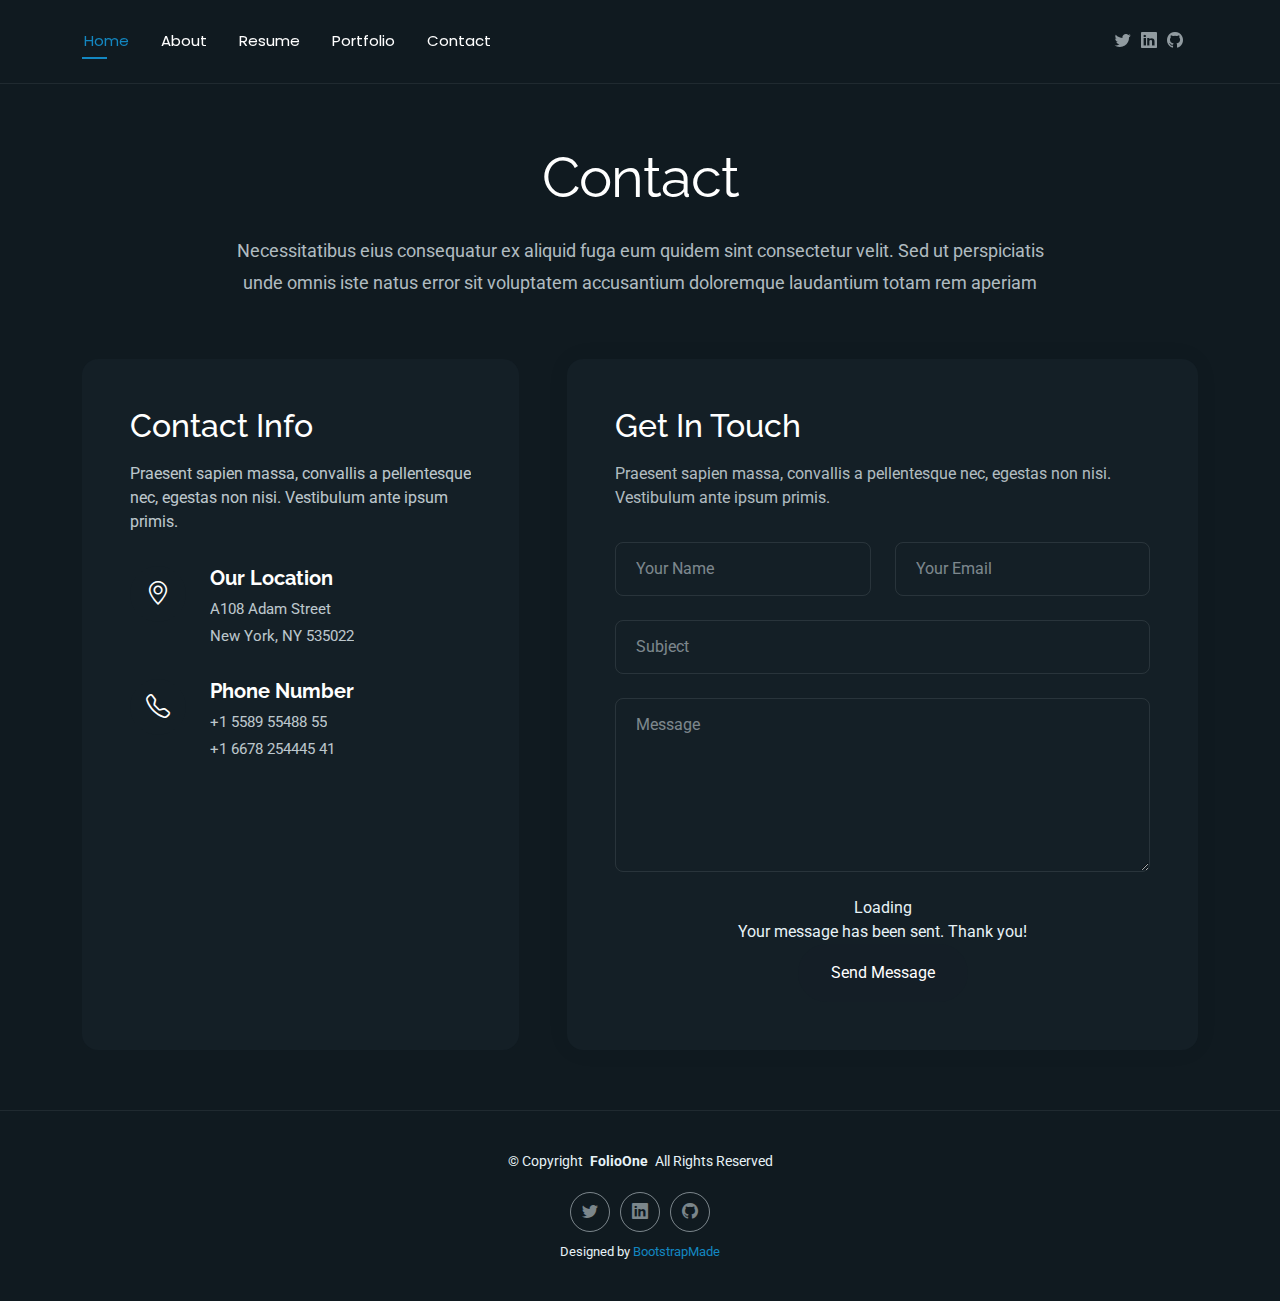
<file: project/contact.html>
<!DOCTYPE html>
<html lang="en">

<head>
  <meta charset="utf-8">
  <meta content="width=device-width, initial-scale=1.0" name="viewport">
  <title>Contact - FolioOne Bootstrap Template</title>
  <meta name="description" content="">
  <meta name="keywords" content="">

  <!-- Favicons -->
  <link href="assets/img/favicon.png" rel="icon">
  <link href="assets/img/apple-touch-icon.png" rel="apple-touch-icon">

  <!-- Fonts -->
  <link href="https://fonts.googleapis.com" rel="preconnect">
  <link href="https://fonts.gstatic.com" rel="preconnect" crossorigin>
  <link href="https://fonts.googleapis.com/css2?family=Roboto:ital,wght@0,100;0,300;0,400;0,500;0,700;0,900;1,100;1,300;1,400;1,500;1,700;1,900&family=Poppins:ital,wght@0,100;0,200;0,300;0,400;0,500;0,600;0,700;0,800;0,900;1,100;1,200;1,300;1,400;1,500;1,600;1,700;1,800;1,900&family=Raleway:ital,wght@0,100;0,200;0,300;0,400;0,500;0,600;0,700;0,800;0,900;1,100;1,200;1,300;1,400;1,500;1,600;1,700;1,800;1,900&display=swap" rel="stylesheet">

  <!-- Vendor CSS Files -->
  <link href="assets/vendor/bootstrap/css/bootstrap.min.css" rel="stylesheet">
  <link href="assets/vendor/bootstrap-icons/bootstrap-icons.css" rel="stylesheet">
  <link href="assets/vendor/aos/aos.css" rel="stylesheet">
  <link href="assets/vendor/swiper/swiper-bundle.min.css" rel="stylesheet">
  <link href="assets/vendor/glightbox/css/glightbox.min.css" rel="stylesheet">

  <!-- Main CSS File -->
  <link href="assets/css/main.css" rel="stylesheet">

  <!-- =======================================================
  * Template Name: FolioOne
  * Template URL: https://bootstrapmade.com/folioone-bootstrap-portfolio-website-template/
  * Updated: Aug 23 2025 with Bootstrap v5.3.7
  * Author: BootstrapMade.com
  * License: https://bootstrapmade.com/license/
  ======================================================== -->
</head>

<body class="contact-page">

  <header id="header" class="header d-flex align-items-center light-background sticky-top">
    <div class="container position-relative d-flex align-items-center justify-content-between">

      <!-- <a href="index.html" class="logo d-flex align-items-center me-auto me-xl-0">
      <img src="assets/img/logo.webp" alt="">
      <h1 class="sitename">FolioOne</h1> 
    </a> -->

      <nav id="navmenu" class="navmenu">
        <ul>
          <li><a href="index.html" class="active">Home</a></li>
          <li><a href="about.html">About</a></li>
          <li><a href="resume.html">Resume</a></li>
          <li><a href="portfolio.html">Portfolio</a></li>
          <li><a href="contact.html">Contact</a></li>
        </ul>
        <i class="mobile-nav-toggle d-xl-none bi bi-list"></i>
      </nav>

      <div class="header-social-links">
        <a href="https://x.com/j_hatch03"><i class="bi bi-twitter"></i></a>
        <a href="https://www.linkedin.com/in/jarenhatch"><i class="bi bi-linkedin"></i></a>
        <a href="https://github.com/J-hatch03"><i class="bi bi-github"></i></a>
      </div>

    </div>
  </header>

  <main class="main">

    <!-- Contact Section -->
    <section id="contact" class="contact section">

      <!-- Section Title -->
      <div class="container section-title" data-aos="fade-up">
        <h2>Contact</h2>
        <p>Necessitatibus eius consequatur ex aliquid fuga eum quidem sint consectetur velit. Sed ut perspiciatis unde omnis iste natus error sit voluptatem accusantium doloremque laudantium totam rem aperiam</p>
      </div><!-- End Section Title -->

      <div class="container" data-aos="fade-up" data-aos-delay="100">

        <div class="row g-4 g-lg-5">
          <div class="col-lg-5">
            <div class="info-box" data-aos="fade-up" data-aos-delay="200">
              <h3>Contact Info</h3>
              <p>Praesent sapien massa, convallis a pellentesque nec, egestas non nisi. Vestibulum ante ipsum primis.</p>

              <div class="info-item" data-aos="fade-up" data-aos-delay="300">
                <div class="icon-box">
                  <i class="bi bi-geo-alt"></i>
                </div>
                <div class="content">
                  <h4>Our Location</h4>
                  <p>A108 Adam Street</p>
                  <p>New York, NY 535022</p>
                </div>
              </div>

              <div class="info-item" data-aos="fade-up" data-aos-delay="400">
                <div class="icon-box">
                  <i class="bi bi-telephone"></i>
                </div>
                <div class="content">
                  <h4>Phone Number</h4>
                  <p>+1 5589 55488 55</p>
                  <p>+1 6678 254445 41</p>
                </div>
              </div>

              <div class="info-item" data-aos="fade-up" data-aos-delay="500">
                <div class="icon-box">
                  <i class="bi bi-envelope"></i>
                </div>
                <div class="content">
                  <h4>Email Address</h4>
                  <p>info@example.com</p>
                  <p>contact@example.com</p>
                </div>
              </div>
            </div>
          </div>

          <div class="col-lg-7">
            <div class="contact-form" data-aos="fade-up" data-aos-delay="300">
              <h3>Get In Touch</h3>
              <p>Praesent sapien massa, convallis a pellentesque nec, egestas non nisi. Vestibulum ante ipsum primis.</p>

              <form action="forms/contact.php" method="post" class="php-email-form" data-aos="fade-up" data-aos-delay="200">
                <div class="row gy-4">

                  <div class="col-md-6">
                    <input type="text" name="name" class="form-control" placeholder="Your Name" required="">
                  </div>

                  <div class="col-md-6 ">
                    <input type="email" class="form-control" name="email" placeholder="Your Email" required="">
                  </div>

                  <div class="col-12">
                    <input type="text" class="form-control" name="subject" placeholder="Subject" required="">
                  </div>

                  <div class="col-12">
                    <textarea class="form-control" name="message" rows="6" placeholder="Message" required=""></textarea>
                  </div>

                  <div class="col-12 text-center">
                    <div class="loading">Loading</div>
                    <div class="error-message"></div>
                    <div class="sent-message">Your message has been sent. Thank you!</div>

                    <button type="submit" class="btn">Send Message</button>
                  </div>

                </div>
              </form>

            </div>
          </div>

        </div>

      </div>

    </section><!-- /Contact Section -->

  </main>

  <footer id="footer" class="footer">

    <div class="container">
      <div class="copyright text-center ">
        <p>© <span>Copyright</span> <strong class="px-1 sitename">FolioOne</strong> <span>All Rights Reserved<br></span></p>
      </div>
      <div class="social-links d-flex justify-content-center">
        <a href="https://x.com/j_hatch03"><i class="bi bi-twitter"></i></a>
        <a href="https://www.linkedin.com/in/jarenhatch"><i class="bi bi-linkedin"></i></a>
        <a href="https://github.com/J-hatch03"><i class="bi bi-github"></i></a>
      </div>
      <div class="credits">
        <!-- All the links in the footer should remain intact. -->
        <!-- You can delete the links only if you've purchased the pro version. -->
        <!-- Licensing information: https://bootstrapmade.com/license/ -->
        <!-- Purchase the pro version with working PHP/AJAX contact form: [buy-url] -->
        Designed by <a href="https://bootstrapmade.com/">BootstrapMade</a>
      </div>
    </div>

  </footer>

  <!-- Scroll Top -->
  <a href="#" id="scroll-top" class="scroll-top d-flex align-items-center justify-content-center"><i class="bi bi-arrow-up-short"></i></a>

  <!-- Preloader -->
  <div id="preloader"></div>

  <!-- Vendor JS Files -->
  <script src="assets/vendor/bootstrap/js/bootstrap.bundle.min.js"></script>
  <script src="assets/vendor/php-email-form/validate.js"></script>
  <script src="assets/vendor/aos/aos.js"></script>
  <script src="assets/vendor/typed.js/typed.umd.js"></script>
  <script src="assets/vendor/waypoints/noframework.waypoints.js"></script>
  <script src="assets/vendor/purecounter/purecounter_vanilla.js"></script>
  <script src="assets/vendor/swiper/swiper-bundle.min.js"></script>
  <script src="assets/vendor/imagesloaded/imagesloaded.pkgd.min.js"></script>
  <script src="assets/vendor/isotope-layout/isotope.pkgd.min.js"></script>
  <script src="assets/vendor/glightbox/js/glightbox.min.js"></script>

  <!-- Main JS File -->
  <script src="assets/js/main.js"></script>

</body>

</html>
</file>
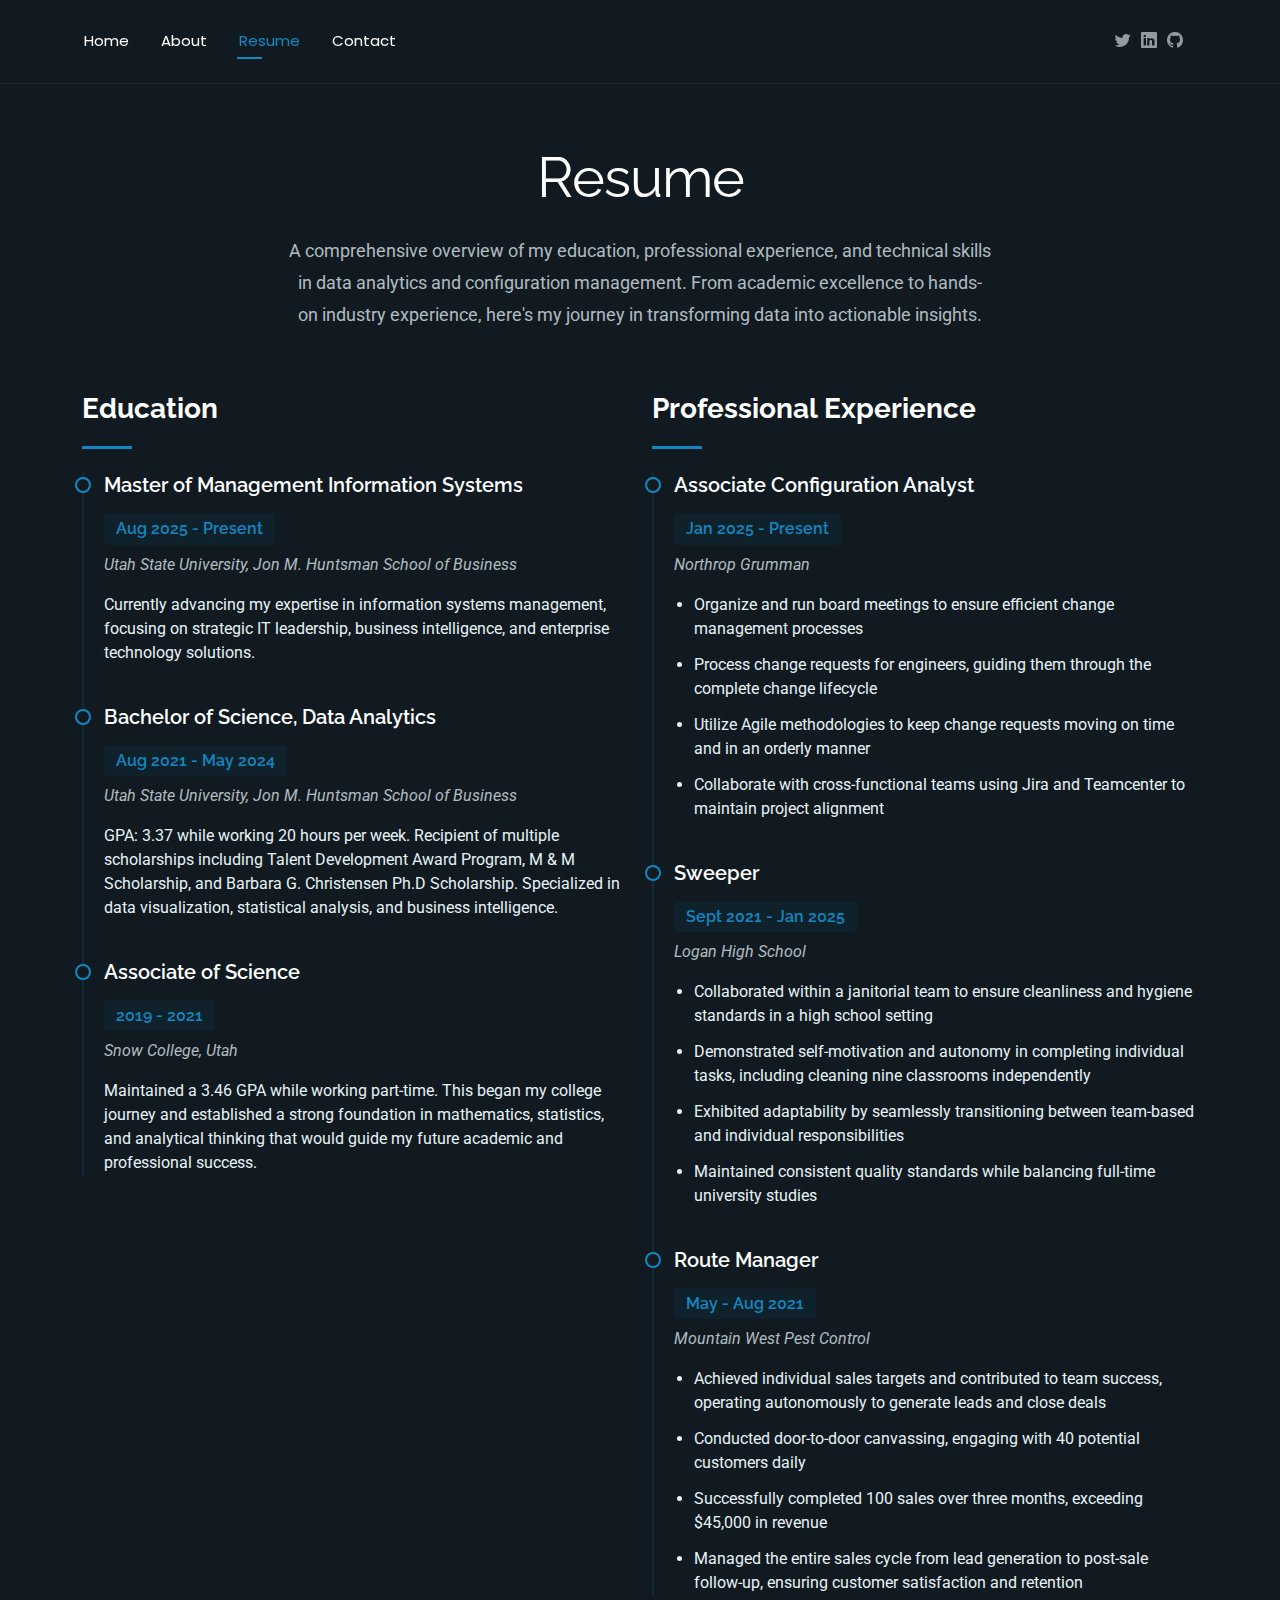
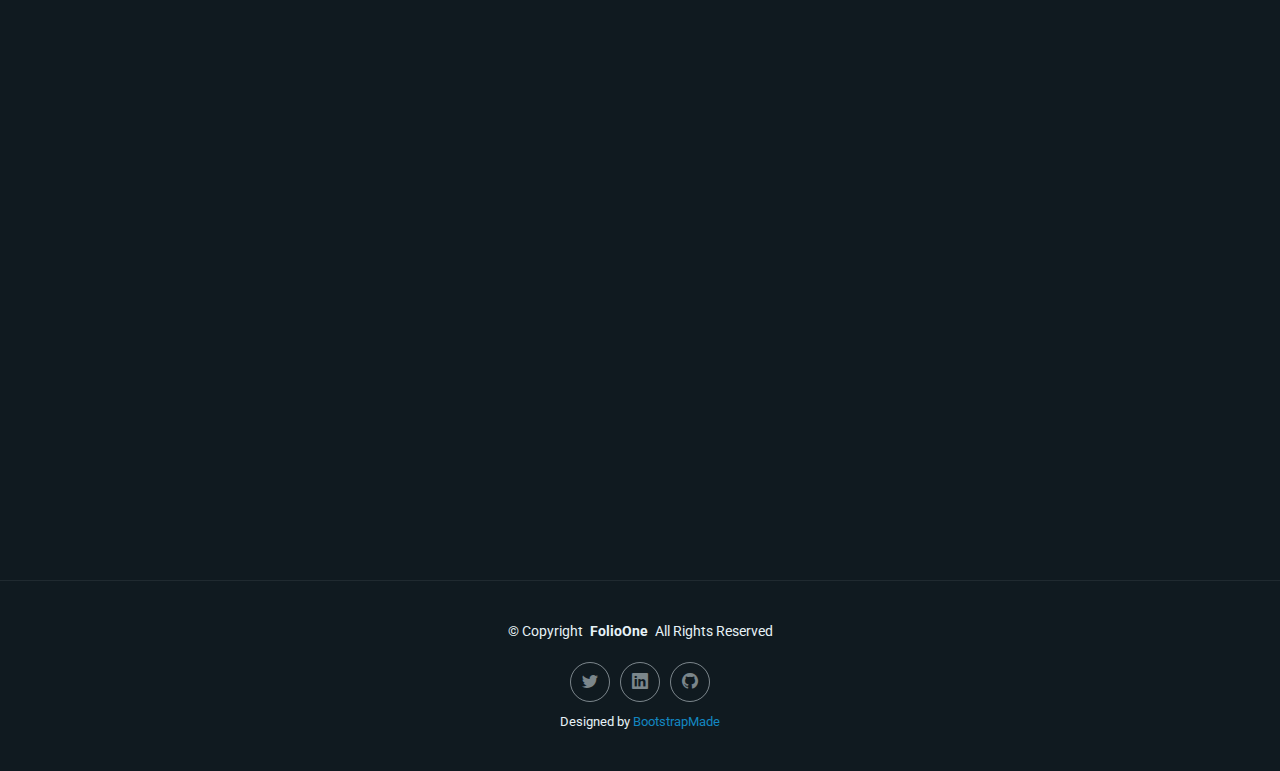
<file: project/resume.html>
<!DOCTYPE html>
<html lang="en">
  <head>
    <meta charset="utf-8" />
    <meta content="width=device-width, initial-scale=1.0" name="viewport" />
    <title>Resume - Jaren Hatch's Website</title>
    <meta name="description" content="" />
    <meta name="keywords" content="" />

    <!-- Favicons -->
    <link href="assets/img/favicon.png" rel="icon" />
    <link href="assets/img/apple-touch-icon.png" rel="apple-touch-icon" />

    <!-- Fonts -->
    <link href="https://fonts.googleapis.com" rel="preconnect" />
    <link href="https://fonts.gstatic.com" rel="preconnect" crossorigin />
    <link
      href="https://fonts.googleapis.com/css2?family=Roboto:ital,wght@0,100;0,300;0,400;0,500;0,700;0,900;1,100;1,300;1,400;1,500;1,700;1,900&family=Poppins:ital,wght@0,100;0,200;0,300;0,400;0,500;0,600;0,700;0,800;0,900;1,100;1,200;1,300;1,400;1,500;1,600;1,700;1,800;1,900&family=Raleway:ital,wght@0,100;0,200;0,300;0,400;0,500;0,600;0,700;0,800;0,900;1,100;1,200;1,300;1,400;1,500;1,600;1,700;1,800;1,900&display=swap"
      rel="stylesheet"
    />

    <!-- Vendor CSS Files -->
    <link
      href="assets/vendor/bootstrap/css/bootstrap.min.css"
      rel="stylesheet"
    />
    <link
      href="assets/vendor/bootstrap-icons/bootstrap-icons.css"
      rel="stylesheet"
    />
    <link href="assets/vendor/aos/aos.css" rel="stylesheet" />
    <link href="assets/vendor/swiper/swiper-bundle.min.css" rel="stylesheet" />
    <link
      href="assets/vendor/glightbox/css/glightbox.min.css"
      rel="stylesheet"
    />

    <!-- Main CSS File -->
    <link href="assets/css/main.css" rel="stylesheet" />

    <!-- =======================================================
  * Template Name: FolioOne
  * Template URL: https://bootstrapmade.com/folioone-bootstrap-portfolio-website-template/
  * Updated: Aug 23 2025 with Bootstrap v5.3.7
  * Author: BootstrapMade.com
  * License: https://bootstrapmade.com/license/
  ======================================================== -->
  </head>

  <body class="resume-page">
    <header
      id="header"
      class="header d-flex align-items-center light-background sticky-top"
    >
      <div
        class="container position-relative d-flex align-items-center justify-content-between"
      >
        <!-- <a href="index.html" class="logo d-flex align-items-center me-auto me-xl-0">
      <img src="assets/img/logo.webp" alt="">
      <h1 class="sitename">FolioOne</h1> 
    </a> -->

        <nav id="navmenu" class="navmenu">
          <ul>
            <li><a href="index.html">Home</a></li>
            <li><a href="about.html">About</a></li>
            <li><a href="resume.html" class="active">Resume</a></li>
            <li><a href="contact.html">Contact</a></li>
          </ul>
          <i class="mobile-nav-toggle d-xl-none bi bi-list"></i>
        </nav>

        <div class="header-social-links">
          <a href="https://x.com/j_hatch03"><i class="bi bi-twitter"></i></a>
          <a href="https://www.linkedin.com/in/jarenhatch"
            ><i class="bi bi-linkedin"></i
          ></a>
          <a href="https://github.com/J-hatch03"
            ><i class="bi bi-github"></i
          ></a>
        </div>
      </div>
    </header>

    <main class="main">
      <!-- Resume Section -->
      <section id="resume" class="resume section">
        <!-- Section Title -->
        <div class="container section-title" data-aos="fade-up">
          <h2>Resume</h2>
          <p>
            A comprehensive overview of my education, professional experience,
            and technical skills in data analytics and configuration management.
            From academic excellence to hands-on industry experience, here's my
            journey in transforming data into actionable insights.
          </p>
        </div>
        <!-- End Section Title -->

        <div class="container" data-aos="fade-up" data-aos-delay="100">
          <div class="row">
            <div class="col-lg-6">
              <!-- Education Section -->
              <div class="resume-item" data-aos="fade-up">
                <h3 class="resume-title">Education</h3>

                <div class="resume-content">
                  <article class="education-item">
                    <h4>Master of Management Information Systems</h4>
                    <h5>Aug 2025 - Present</h5>
                    <p class="institution">
                      <em
                        >Utah State University, Jon M. Huntsman School of
                        Business</em
                      >
                    </p>
                    <p>
                      Currently advancing my expertise in information systems
                      management, focusing on strategic IT leadership, business
                      intelligence, and enterprise technology solutions.
                    </p>
                  </article>

                  <article class="education-item">
                    <h4>Bachelor of Science, Data Analytics</h4>
                    <h5>Aug 2021 - May 2024</h5>
                    <p class="institution">
                      <em
                        >Utah State University, Jon M. Huntsman School of
                        Business</em
                      >
                    </p>
                    <p>
                      GPA: 3.37 while working 20 hours per week. Recipient of
                      multiple scholarships including Talent Development Award
                      Program, M & M Scholarship, and Barbara G. Christensen
                      Ph.D Scholarship. Specialized in data visualization,
                      statistical analysis, and business intelligence.
                    </p>
                  </article>

                  <article class="education-item">
                    <h4>Associate of Science</h4>
                    <h5>2019 - 2021</h5>
                    <p class="institution"><em>Snow College, Utah</em></p>
                    <p>
                      Maintained a 3.46 GPA while working part-time. This began
                      my college journey and established a strong foundation in
                      mathematics, statistics, and analytical thinking that
                      would guide my future academic and professional success.
                    </p>
                  </article>
                </div>
              </div>
              <!-- End Education Section -->

              <!-- Professional Skills Section -->
              <div class="resume-item skills-animation" data-aos="fade-up">
                <h3 class="resume-title">Professional Skills</h3>

                <div class="resume-content">
                  <div class="skill-item">
                    <h4>Tableau & Data Visualization</h4>
                    <div class="progress">
                      <div
                        class="progress-bar"
                        role="progressbar"
                        aria-valuenow="95"
                        aria-valuemin="0"
                        aria-valuemax="100"
                      ></div>
                    </div>
                  </div>

                  <div class="skill-item">
                    <h4>Agile & Project Management</h4>
                    <div class="progress">
                      <div
                        class="progress-bar"
                        role="progressbar"
                        aria-valuenow="90"
                        aria-valuemin="0"
                        aria-valuemax="100"
                      ></div>
                    </div>
                  </div>

                  <div class="skill-item">
                    <h4>Python & SQL</h4>
                    <div class="progress">
                      <div
                        class="progress-bar"
                        role="progressbar"
                        aria-valuenow="85"
                        aria-valuemin="0"
                        aria-valuemax="100"
                      ></div>
                    </div>
                  </div>

                  <div class="skill-item">
                    <h4>Web Development (HTML/CSS/JavaScript)</h4>
                    <div class="progress">
                      <div
                        class="progress-bar"
                        role="progressbar"
                        aria-valuenow="85"
                        aria-valuemin="0"
                        aria-valuemax="100"
                      ></div>
                    </div>
                  </div>
                </div>
              </div>
              <!-- End Professional Skills Section -->
            </div>

            <div class="col-lg-6">
              <!-- Experience Section -->
              <div class="resume-item" data-aos="fade-up" data-aos-delay="100">
                <h3 class="resume-title">Professional Experience</h3>

                <div class="resume-content">
                  <article class="experience-item">
                    <h4>Associate Configuration Analyst</h4>
                    <h5>Jan 2025 - Present</h5>
                    <p class="company"><em>Northrop Grumman</em></p>
                    <ul>
                      <li>
                        Organize and run board meetings to ensure efficient
                        change management processes
                      </li>
                      <li>
                        Process change requests for engineers, guiding them
                        through the complete change lifecycle
                      </li>
                      <li>
                        Utilize Agile methodologies to keep change requests
                        moving on time and in an orderly manner
                      </li>
                      <li>
                        Collaborate with cross-functional teams using Jira and
                        Teamcenter to maintain project alignment
                      </li>
                    </ul>
                  </article>

                  <article class="experience-item">
                    <h4>Sweeper</h4>
                    <h5>Sept 2021 - Jan 2025</h5>
                    <p class="company"><em>Logan High School</em></p>
                    <ul>
                      <li>
                        Collaborated within a janitorial team to ensure
                        cleanliness and hygiene standards in a high school
                        setting
                      </li>
                      <li>
                        Demonstrated self-motivation and autonomy in completing
                        individual tasks, including cleaning nine classrooms
                        independently
                      </li>
                      <li>
                        Exhibited adaptability by seamlessly transitioning
                        between team-based and individual responsibilities
                      </li>
                      <li>
                        Maintained consistent quality standards while balancing
                        full-time university studies
                      </li>
                    </ul>
                  </article>

                  <article class="experience-item">
                    <h4>Route Manager</h4>
                    <h5>May - Aug 2021</h5>
                    <p class="company">
                      <em>Mountain West Pest Control</em>
                    </p>
                    <ul>
                      <li>
                        Achieved individual sales targets and contributed to
                        team success, operating autonomously to generate leads
                        and close deals
                      </li>
                      <li>
                        Conducted door-to-door canvassing, engaging with 40
                        potential customers daily
                      </li>
                      <li>
                        Successfully completed 100 sales over three months,
                        exceeding $45,000 in revenue
                      </li>
                      <li>
                        Managed the entire sales cycle from lead generation to
                        post-sale follow-up, ensuring customer satisfaction and
                        retention
                      </li>
                    </ul>
                  </article>
                </div>
              </div>
              <!-- End Experience Section -->

              <!-- Leadership Section -->
              <div class="resume-item" data-aos="fade-up" data-aos-delay="200">
                <h3 class="resume-title">Leadership & Volunteer Experience</h3>

                <div class="resume-content">
                  <article class="experience-item">
                    <h4>Volunteer Group Leader</h4>
                    <h5>Aug 2017 - Aug 2019</h5>
                    <p class="company">
                      <em>Full-Time Volunteer</em>
                    </p>
                    <ul>
                      <li>
                        Led a team of 14 volunteers within a church service
                        group, surpassing key performance indicators through
                        effective mentoring
                      </li>
                      <li>
                        Implemented innovative tactics and strategies resulting
                        in the group's recognition as high performers
                      </li>
                      <li>
                        Mentored and coached volunteers to foster personal and
                        professional growth
                      </li>
                      <li>
                        Developed leadership skills that have proven valuable in
                        professional project management roles
                      </li>
                    </ul>
                  </article>
                </div>
              </div>
              <!-- End Leadership Section -->
            </div>
          </div>
        </div>
      </section>
      <!-- /Resume Section -->
    </main>

    <footer id="footer" class="footer">
      <div class="container">
        <div class="copyright text-center">
          <p>
            © <span>Copyright</span>
            <strong class="px-1 sitename">FolioOne</strong>
            <span>All Rights Reserved<br /></span>
          </p>
        </div>
        <div class="social-links d-flex justify-content-center">
          <a href="https://x.com/j_hatch03"><i class="bi bi-twitter"></i></a>
          <a href="https://www.linkedin.com/in/jarenhatch"
            ><i class="bi bi-linkedin"></i
          ></a>
          <a href="https://github.com/J-hatch03"
            ><i class="bi bi-github"></i
          ></a>
        </div>
        <div class="credits">
          <!-- All the links in the footer should remain intact. -->
          <!-- You can delete the links only if you've purchased the pro version. -->
          <!-- Licensing information: https://bootstrapmade.com/license/ -->
          <!-- Purchase the pro version with working PHP/AJAX contact form: [buy-url] -->
          Designed by <a href="https://bootstrapmade.com/">BootstrapMade</a>
        </div>
      </div>
    </footer>

    <!-- Scroll Top -->
    <a
      href="#"
      id="scroll-top"
      class="scroll-top d-flex align-items-center justify-content-center"
      ><i class="bi bi-arrow-up-short"></i
    ></a>

    <!-- Preloader -->
    <div id="preloader"></div>

    <!-- Vendor JS Files -->
    <script src="assets/vendor/bootstrap/js/bootstrap.bundle.min.js"></script>
    <script src="assets/vendor/php-email-form/validate.js"></script>
    <script src="assets/vendor/aos/aos.js"></script>
    <script src="assets/vendor/typed.js/typed.umd.js"></script>
    <script src="assets/vendor/waypoints/noframework.waypoints.js"></script>
    <script src="assets/vendor/purecounter/purecounter_vanilla.js"></script>
    <script src="assets/vendor/swiper/swiper-bundle.min.js"></script>
    <script src="assets/vendor/imagesloaded/imagesloaded.pkgd.min.js"></script>
    <script src="assets/vendor/isotope-layout/isotope.pkgd.min.js"></script>
    <script src="assets/vendor/glightbox/js/glightbox.min.js"></script>

    <!-- Main JS File -->
    <script src="assets/js/main.js"></script>
  </body>
</html>
</file>
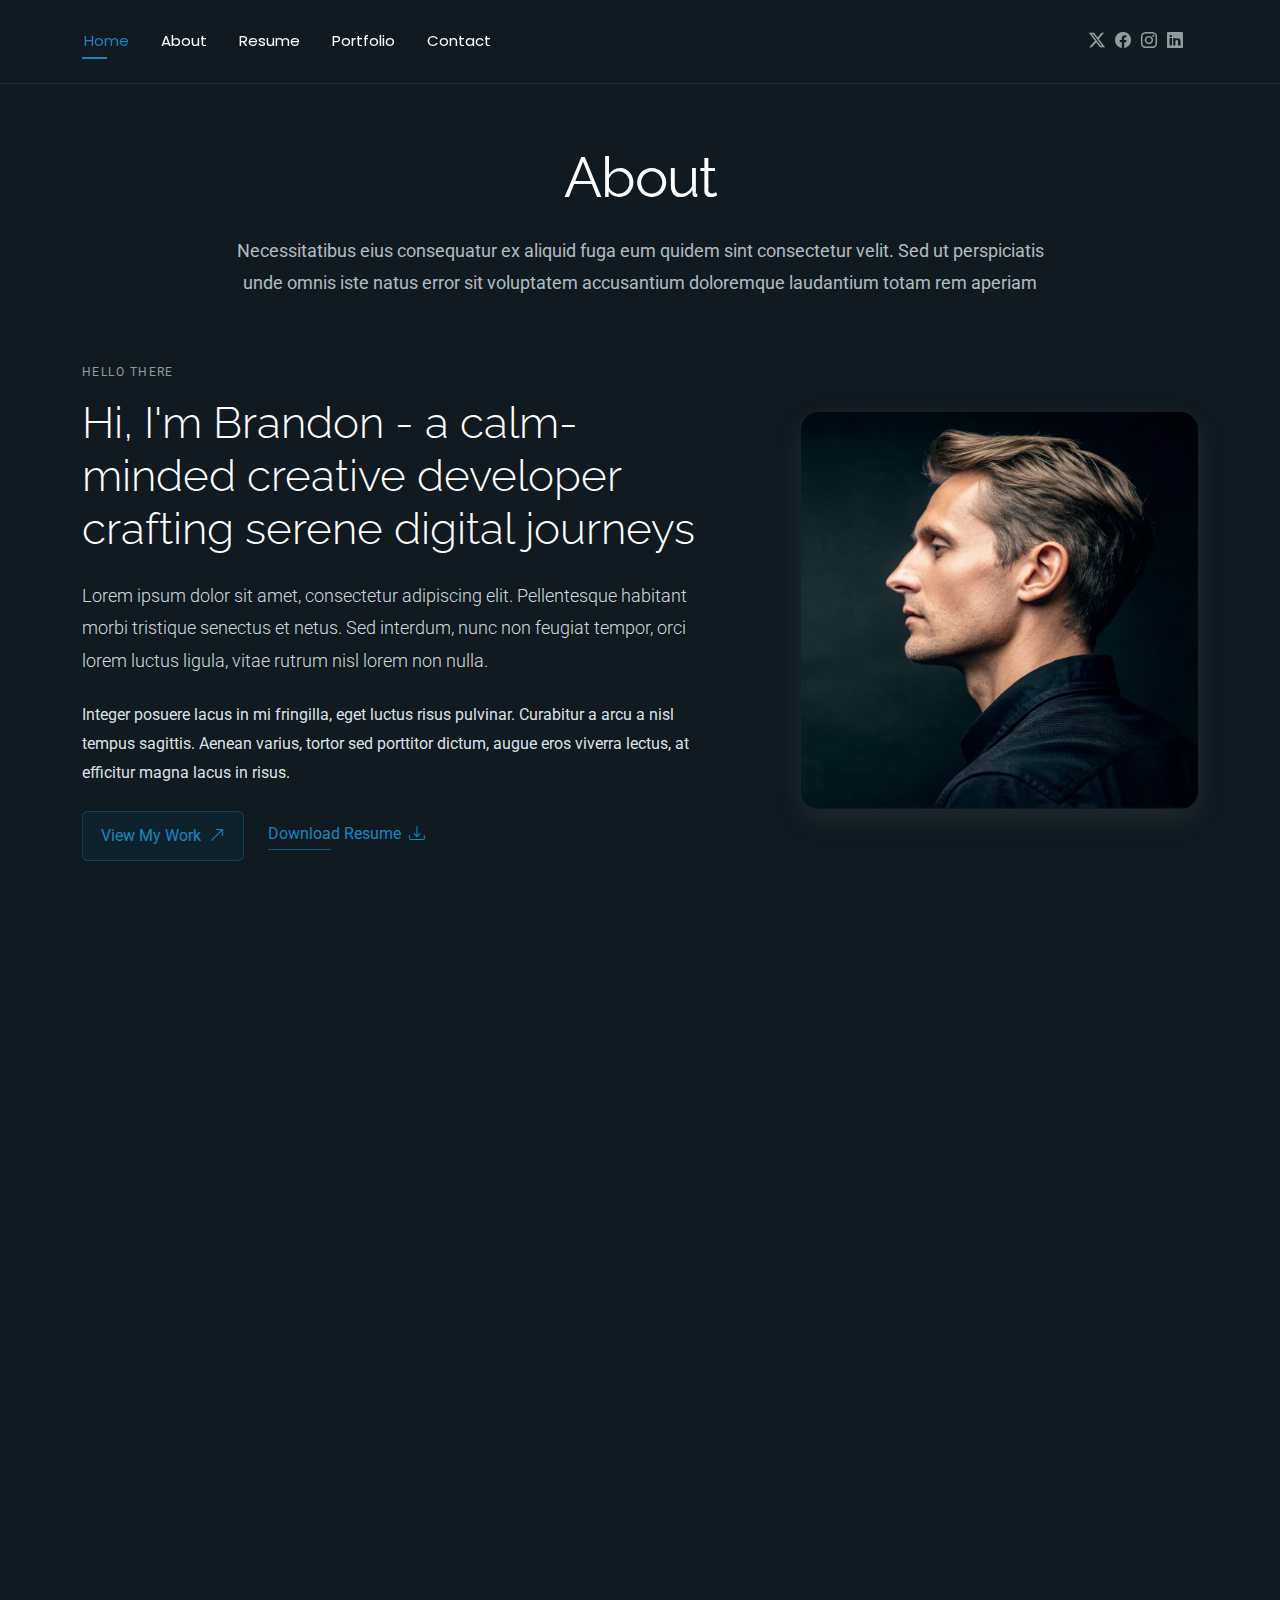
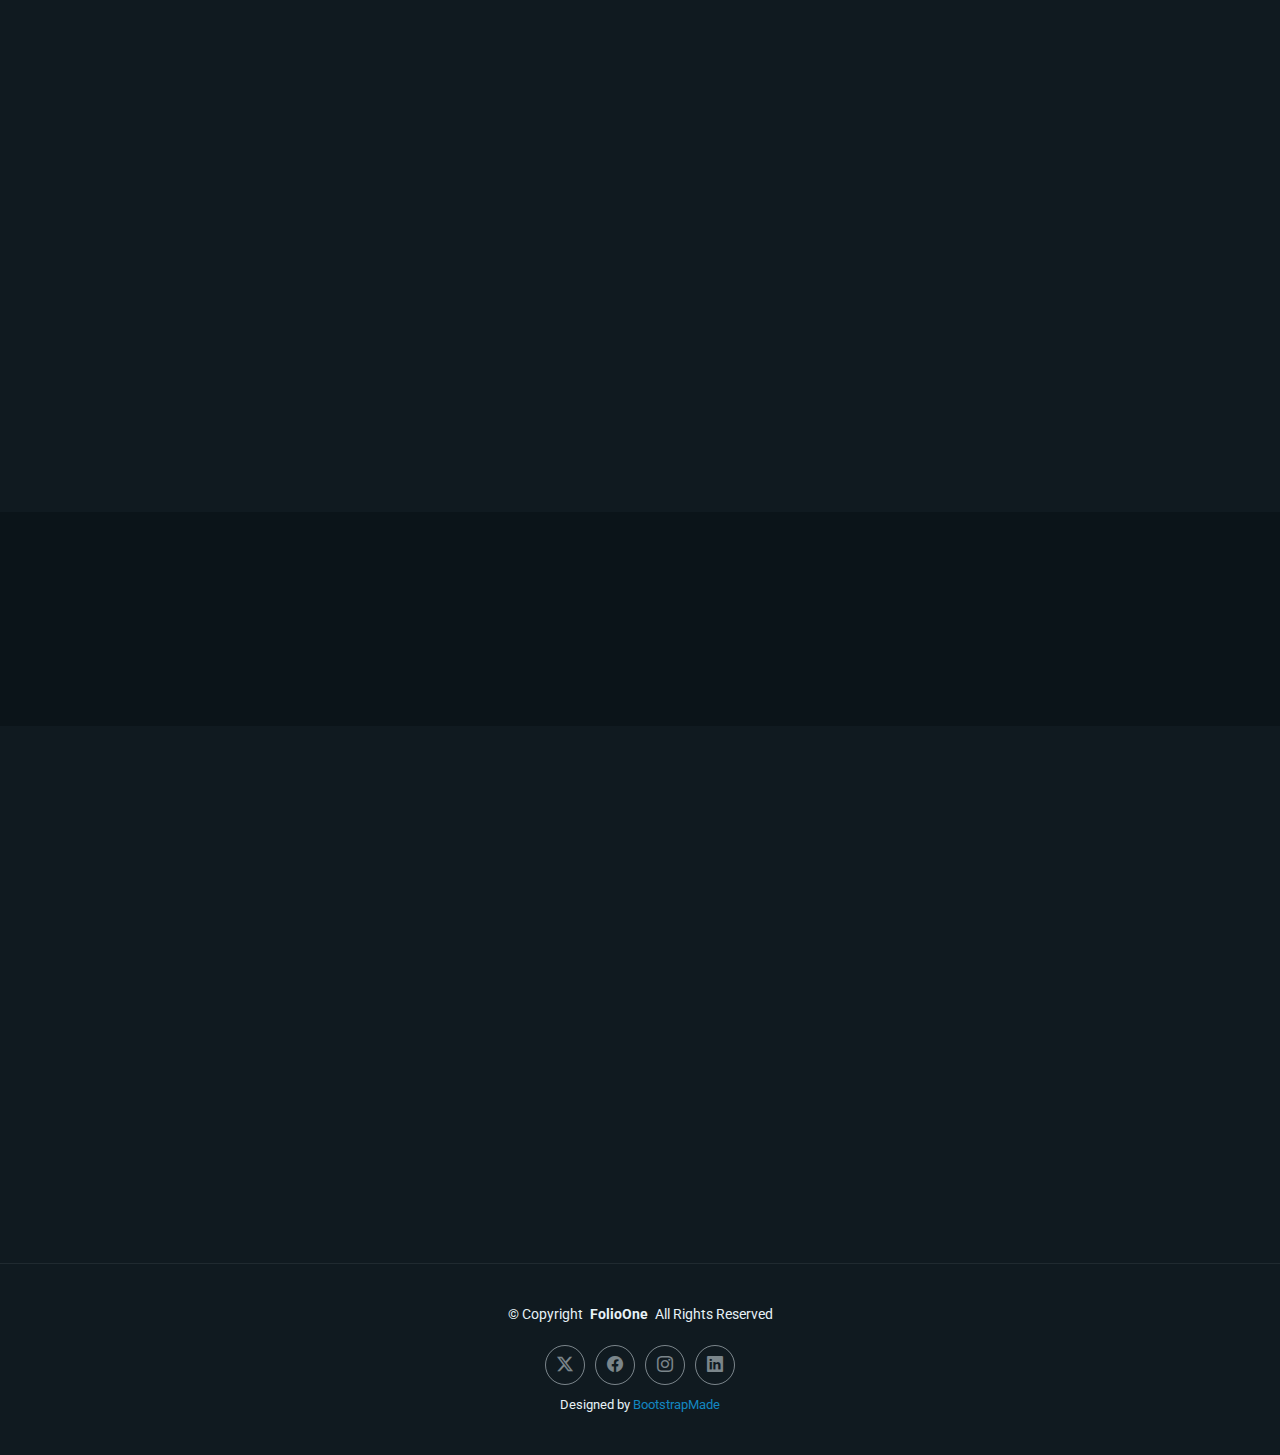
<file: project/FolioOne/about.html>
<!DOCTYPE html>
<html lang="en">

<head>
  <meta charset="utf-8">
  <meta content="width=device-width, initial-scale=1.0" name="viewport">
  <title>About - FolioOne Bootstrap Template</title>
  <meta name="description" content="">
  <meta name="keywords" content="">

  <!-- Favicons -->
  <link href="assets/img/favicon.png" rel="icon">
  <link href="assets/img/apple-touch-icon.png" rel="apple-touch-icon">

  <!-- Fonts -->
  <link href="https://fonts.googleapis.com" rel="preconnect">
  <link href="https://fonts.gstatic.com" rel="preconnect" crossorigin>
  <link href="https://fonts.googleapis.com/css2?family=Roboto:ital,wght@0,100;0,300;0,400;0,500;0,700;0,900;1,100;1,300;1,400;1,500;1,700;1,900&family=Poppins:ital,wght@0,100;0,200;0,300;0,400;0,500;0,600;0,700;0,800;0,900;1,100;1,200;1,300;1,400;1,500;1,600;1,700;1,800;1,900&family=Raleway:ital,wght@0,100;0,200;0,300;0,400;0,500;0,600;0,700;0,800;0,900;1,100;1,200;1,300;1,400;1,500;1,600;1,700;1,800;1,900&display=swap" rel="stylesheet">

  <!-- Vendor CSS Files -->
  <link href="assets/vendor/bootstrap/css/bootstrap.min.css" rel="stylesheet">
  <link href="assets/vendor/bootstrap-icons/bootstrap-icons.css" rel="stylesheet">
  <link href="assets/vendor/aos/aos.css" rel="stylesheet">
  <link href="assets/vendor/swiper/swiper-bundle.min.css" rel="stylesheet">
  <link href="assets/vendor/glightbox/css/glightbox.min.css" rel="stylesheet">

  <!-- Main CSS File -->
  <link href="assets/css/main.css" rel="stylesheet">

  <!-- =======================================================
  * Template Name: FolioOne
  * Template URL: https://bootstrapmade.com/folioone-bootstrap-portfolio-website-template/
  * Updated: Aug 23 2025 with Bootstrap v5.3.7
  * Author: BootstrapMade.com
  * License: https://bootstrapmade.com/license/
  ======================================================== -->
</head>

<body class="about-page">

  <header id="header" class="header d-flex align-items-center light-background sticky-top">
    <div class="container position-relative d-flex align-items-center justify-content-between">

      <!-- <a href="index.html" class="logo d-flex align-items-center me-auto me-xl-0">
      <img src="assets/img/logo.webp" alt="">
      <h1 class="sitename">FolioOne</h1> 
    </a> -->

      <nav id="navmenu" class="navmenu">
        <ul>
          <li><a href="index.html" class="active">Home</a></li>
          <li><a href="about.html">About</a></li>
          <li><a href="resume.html">Resume</a></li>
          <li><a href="portfolio.html">Portfolio</a></li>
          <li><a href="contact.html">Contact</a></li>
        </ul>
        <i class="mobile-nav-toggle d-xl-none bi bi-list"></i>
      </nav>

      <div class="header-social-links">
        <a href="#" class="twitter"><i class="bi bi-twitter-x"></i></a>
        <a href="#" class="facebook"><i class="bi bi-facebook"></i></a>
        <a href="#" class="instagram"><i class="bi bi-instagram"></i></a>
        <a href="#" class="linkedin"><i class="bi bi-linkedin"></i></a>
      </div>

    </div>
  </header>

  <main class="main">

    <!-- About Section -->
    <section id="about" class="about section">

      <!-- Section Title -->
      <div class="container section-title" data-aos="fade-up">
        <h2>About</h2>
        <p>Necessitatibus eius consequatur ex aliquid fuga eum quidem sint consectetur velit. Sed ut perspiciatis unde omnis iste natus error sit voluptatem accusantium doloremque laudantium totam rem aperiam</p>
      </div><!-- End Section Title -->

      <div class="container" data-aos="fade-up" data-aos-delay="100">

        <!-- Intro + Photo -->
        <div class="row align-items-center justify-content-between gy-5 mb-5">
          <div class="col-lg-7" data-aos="fade-right" data-aos-delay="150">
            <div class="intro-content">
              <span class="eyebrow">Hello there</span>
              <h2 class="headline">Hi, I'm Brandon - a calm-minded creative developer crafting serene digital journeys</h2>
              <p class="lead">
                Lorem ipsum dolor sit amet, consectetur adipiscing elit. Pellentesque habitant morbi tristique senectus et netus. Sed interdum, nunc non feugiat tempor, orci lorem luctus ligula, vitae rutrum nisl lorem non nulla.
              </p>
              <p>
                Integer posuere lacus in mi fringilla, eget luctus risus pulvinar. Curabitur a arcu a nisl tempus sagittis. Aenean varius, tortor sed porttitor dictum, augue eros viverra lectus, at efficitur magna lacus in risus.
              </p>

              <div class="cta-group">
                <a href="#portfolio" class="btn-ghost">
                  View My Work <i class="bi bi-arrow-up-right"></i>
                </a>
                <a href="#" class="link-underline">
                  Download Resume <i class="bi bi-download"></i>
                </a>
              </div>
            </div>
          </div>

          <div class="col-lg-5" data-aos="zoom-in" data-aos-delay="250">
            <figure class="profile-figure text-center text-lg-end">
              <img src="assets/img/profile/profile-square-11.webp" alt="Portrait of Alex" class="img-fluid profile-photo">
            </figure>
          </div>
        </div>
        <!-- End Intro + Photo -->

        <!-- Skills Grid -->
        <div class="mb-5">
          <div class="row g-4">
            <div class="col-6 col-md-4 col-lg-3" data-aos="fade-up" data-aos-delay="120">
              <div class="skill-item">
                <i class="bi bi-layout-text-window"></i>
                <h3>UI/UX</h3>
                <p>Vivamus sagittis lacus molestie placerat.</p>
              </div>
            </div>
            <div class="col-6 col-md-4 col-lg-3" data-aos="fade-up" data-aos-delay="180">
              <div class="skill-item">
                <i class="bi bi-code-slash"></i>
                <h3>React.js</h3>
                <p>Maecenas pharetra magna sit amet risus.</p>
              </div>
            </div>
            <div class="col-6 col-md-4 col-lg-3" data-aos="fade-up" data-aos-delay="240">
              <div class="skill-item">
                <i class="bi bi-phone"></i>
                <h3>Mobile-first</h3>
                <p>Donec id elit non mi porta gravida.</p>
              </div>
            </div>
            <div class="col-6 col-md-4 col-lg-3" data-aos="fade-up" data-aos-delay="300">
              <div class="skill-item">
                <i class="bi bi-camera"></i>
                <h3>Photography</h3>
                <p>Aliquam euismod nunc at augue cursus.</p>
              </div>
            </div>
          </div>
        </div>
        <!-- End Skills Grid -->

        <!-- Journey Timeline -->
        <div class="mb-5">
          <div class="row g-4">
            <div class="col-md-6 col-lg-3" data-aos="fade-up" data-aos-delay="120">
              <article class="timeline-item">
                <span class="dot"></span>
                <time>2018</time>
                <h4>B.A. in Design</h4>
                <p>Quisque euismod turpis ut sapien luctus bibendum.</p>
              </article>
            </div>
            <div class="col-md-6 col-lg-3" data-aos="fade-up" data-aos-delay="180">
              <article class="timeline-item">
                <span class="dot"></span>
                <time>2020</time>
                <h4>Freelance Start</h4>
                <p>Mauris non arcu non urna convallis vulputate.</p>
              </article>
            </div>
            <div class="col-md-6 col-lg-3" data-aos="fade-up" data-aos-delay="240">
              <article class="timeline-item">
                <span class="dot"></span>
                <time>2022</time>
                <h4>Joined Creative Studio</h4>
                <p>Nunc sed nibh et libero fermentum posuere.</p>
              </article>
            </div>
            <div class="col-md-6 col-lg-3" data-aos="fade-up" data-aos-delay="300">
              <article class="timeline-item">
                <span class="dot"></span>
                <time>2024</time>
                <h4>Lead Frontend</h4>
                <p>Proin commodo massa sit amet urna pretium.</p>
              </article>
            </div>
          </div>
        </div>
        <!-- End Journey Timeline -->

        <!-- Quote -->
        <blockquote class="personal-quote text-center mb-5" data-aos="fade-down" data-aos-delay="200">
          <p>"Building clean and meaningful experiences through thoughtful code and quiet design."</p>
        </blockquote>
        <!-- End Quote -->

        <!-- Fun Facts -->
        <div class="row g-3 justify-content-center">
          <div class="col-6 col-md-3 col-lg-2" data-aos="zoom-in" data-aos-delay="120">
            <div class="fact-pill">
              <i class="bi bi-magic"></i>
              <span>Minimalism</span>
            </div>
          </div>
          <div class="col-6 col-md-3 col-lg-2" data-aos="zoom-in" data-aos-delay="160">
            <div class="fact-pill">
              <i class="bi bi-headphones"></i>
              <span>Lo-fi Beats</span>
            </div>
          </div>
          <div class="col-6 col-md-3 col-lg-2" data-aos="zoom-in" data-aos-delay="200">
            <div class="fact-pill">
              <i class="bi bi-geo-alt"></i>
              <span>City Walks</span>
            </div>
          </div>
          <div class="col-6 col-md-3 col-lg-2" data-aos="zoom-in" data-aos-delay="240">
            <div class="fact-pill">
              <i class="bi bi-brush"></i>
              <span>Sketching</span>
            </div>
          </div>
        </div>
        <!-- End Fun Facts -->

      </div>

    </section><!-- /About Section -->

    <!-- Skills Section -->
    <section id="skills" class="skills section">

      <!-- Section Title -->
      <div class="container section-title" data-aos="fade-up">
        <h2>Skills</h2>
        <p>Necessitatibus eius consequatur ex aliquid fuga eum quidem sint consectetur velit. Sed ut perspiciatis unde omnis iste natus error sit voluptatem accusantium doloremque laudantium totam rem aperiam</p>
      </div><!-- End Section Title -->

      <div class="container" data-aos="fade-up" data-aos-delay="100">

        <div class="row g-4 skills-animation">

          <div class="col-md-6 col-lg-3" data-aos="fade-up" data-aos-delay="100">
            <div class="skill-box">
              <h3>HTML</h3>
              <p>Sed ut perspiciatis unde omnis iste natus error sit voluptatem.</p>
              <span class="text-end d-block">90%</span>
              <div class="progress">
                <div class="progress-bar" role="progressbar" aria-valuenow="90" aria-valuemin="0" aria-valuemax="100"></div>
              </div>
            </div>
          </div>

          <div class="col-md-6 col-lg-3" data-aos="fade-up" data-aos-delay="200">
            <div class="skill-box">
              <h3>CSS</h3>
              <p>Nemo enim ipsam voluptatem quia voluptas sit aspernatur.</p>
              <span class="text-end d-block">90%</span>
              <div class="progress">
                <div class="progress-bar" role="progressbar" aria-valuenow="95" aria-valuemin="0" aria-valuemax="100"></div>
              </div>
            </div>
          </div>

          <div class="col-md-6 col-lg-3" data-aos="fade-up" data-aos-delay="300">
            <div class="skill-box">
              <h3>JavaScript</h3>
              <p>Neque porro quisquam est qui dolorem ipsum quia dolor.</p>
              <span class="text-end d-block">80%</span>
              <div class="progress">
                <div class="progress-bar" role="progressbar" aria-valuenow="80" aria-valuemin="0" aria-valuemax="100"></div>
              </div>
            </div>
          </div>

          <div class="col-md-6 col-lg-3" data-aos="fade-up" data-aos-delay="400">
            <div class="skill-box">
              <h3>Photoshop</h3>
              <p>Quis autem vel eum iure reprehenderit qui in ea voluptate.</p>
              <span class="text-end d-block">55%</span>
              <div class="progress">
                <div class="progress-bar" role="progressbar" aria-valuenow="55" aria-valuemin="0" aria-valuemax="100">
                </div>
              </div>
            </div>
          </div>

        </div>

      </div>

    </section><!-- /Skills Section -->

    <!-- Stats Section -->
    <section id="stats" class="stats section dark-background">

      <div class="container" data-aos="fade-up" data-aos-delay="100">

        <div class="row align-items-center">
          <div class="col-lg-4" data-aos="fade-up" data-aos-delay="200">
            <div class="avatars d-flex align-items-center">
              <img src="assets/img/person/person-m-2.webp" alt="Avatar 1" class="rounded-circle" loading="lazy">
              <img src="assets/img/person/person-m-3.webp" alt="Avatar 2" class="rounded-circle" loading="lazy">
              <img src="assets/img/person/person-f-5.webp" alt="Avatar 3" class="rounded-circle" loading="lazy">
              <img src="assets/img/person/person-m-5.webp" alt="Avatar 4" class="rounded-circle" loading="lazy">
            </div>
          </div>

          <div class="col-lg-8">
            <div class="row counters">
              <div class="col-md-4" data-aos="fade-up" data-aos-delay="300">
                <h2><span data-purecounter-start="0" data-purecounter-end="185" data-purecounter-duration="1" class="purecounter"></span>+</h2>
                <p>Nemo enim ipsam</p>
              </div>

              <div class="col-md-4" data-aos="fade-up" data-aos-delay="400">
                <h2><span data-purecounter-start="0" data-purecounter-end="32" data-purecounter-duration="1" class="purecounter"></span>K</h2>
                <p>Voluptatem sequi</p>
              </div>

              <div class="col-md-4" data-aos="fade-up" data-aos-delay="500">
                <h2><span data-purecounter-start="0" data-purecounter-end="128" data-purecounter-duration="1" class="purecounter"></span>+</h2>
                <p>Dolor sit consectetur</p>
              </div>
            </div>
          </div>
        </div>
      </div>

    </section><!-- /Stats Section -->

    <!-- Testimonials Section -->
    <section id="testimonials" class="testimonials section">

      <!-- Section Title -->
      <div class="container section-title" data-aos="fade-up">
        <h2>Testimonials</h2>
        <p>Necessitatibus eius consequatur ex aliquid fuga eum quidem sint consectetur velit</p>
      </div><!-- End Section Title -->

      <div class="container" data-aos="fade-up" data-aos-delay="100">

        <div class="swiper init-swiper">
          <script type="application/json" class="swiper-config">
            {
              "loop": true,
              "speed": 600,
              "autoplay": {
                "delay": 5000
              },
              "slidesPerView": "auto",
              "pagination": {
                "el": ".swiper-pagination",
                "type": "bullets",
                "clickable": true
              }
            }
          </script>
          <div class="swiper-wrapper">

            <div class="swiper-slide">
              <div class="testimonial-item">
                <div class="row gy-4 justify-content-center">
                  <div class="col-lg-6">
                    <div class="testimonial-content">
                      <p>
                        <i class="bi bi-quote quote-icon-left"></i>
                        <span>Proin iaculis purus consequat sem cure digni ssim donec porttitora entum suscipit rhoncus. Accusantium quam, ultricies eget id, aliquam eget nibh et. Maecen aliquam, risus at semper.</span>
                        <i class="bi bi-quote quote-icon-right"></i>
                      </p>
                      <h3>Saul Goodman</h3>
                      <h4>Ceo &amp; Founder</h4>
                      <div class="stars">
                        <i class="bi bi-star-fill"></i><i class="bi bi-star-fill"></i><i class="bi bi-star-fill"></i><i class="bi bi-star-fill"></i><i class="bi bi-star-fill"></i>
                      </div>
                    </div>
                  </div>
                  <div class="col-lg-2 text-center">
                    <img src="assets/img/person/person-m-9.webp" class="img-fluid testimonial-img" alt="">
                  </div>
                </div>
              </div>
            </div><!-- End testimonial item -->

            <div class="swiper-slide">
              <div class="testimonial-item">
                <div class="row gy-4 justify-content-center">
                  <div class="col-lg-6">
                    <div class="testimonial-content">
                      <p>
                        <i class="bi bi-quote quote-icon-left"></i>
                        <span>Export tempor illum tamen malis malis eram quae irure esse labore quem cillum quid cillum eram malis quorum velit fore eram velit sunt aliqua noster fugiat irure amet legam anim culpa.</span>
                        <i class="bi bi-quote quote-icon-right"></i>
                      </p>
                      <h3>Sara Wilsson</h3>
                      <h4>Designer</h4>
                      <div class="stars">
                        <i class="bi bi-star-fill"></i><i class="bi bi-star-fill"></i><i class="bi bi-star-fill"></i><i class="bi bi-star-fill"></i><i class="bi bi-star-fill"></i>
                      </div>
                    </div>
                  </div>
                  <div class="col-lg-2 text-center">
                    <img src="assets/img/person/person-f-5.webp" class="img-fluid testimonial-img" alt="">
                  </div>
                </div>
              </div>
            </div><!-- End testimonial item -->

            <div class="swiper-slide">
              <div class="testimonial-item">
                <div class="row gy-4 justify-content-center">
                  <div class="col-lg-6">
                    <div class="testimonial-content">
                      <p>
                        <i class="bi bi-quote quote-icon-left"></i>
                        <span>Enim nisi quem export duis labore cillum quae magna enim sint quorum nulla quem veniam duis minim tempor labore quem eram duis noster aute amet eram fore quis sint minim.</span>
                        <i class="bi bi-quote quote-icon-right"></i>
                      </p>
                      <h3>Jena Karlis</h3>
                      <h4>Store Owner</h4>
                      <div class="stars">
                        <i class="bi bi-star-fill"></i><i class="bi bi-star-fill"></i><i class="bi bi-star-fill"></i><i class="bi bi-star-fill"></i><i class="bi bi-star-fill"></i>
                      </div>
                    </div>
                  </div>
                  <div class="col-lg-2 text-center">
                    <img src="assets/img/person/person-f-12.webp" class="img-fluid testimonial-img" alt="">
                  </div>
                </div>
              </div>
            </div><!-- End testimonial item -->

            <div class="swiper-slide">
              <div class="testimonial-item">
                <div class="row gy-4 justify-content-center">
                  <div class="col-lg-6">
                    <div class="testimonial-content">
                      <p>
                        <i class="bi bi-quote quote-icon-left"></i>
                        <span>Fugiat enim eram quae cillum dolore dolor amet nulla culpa multos export minim fugiat minim velit minim dolor enim duis veniam ipsum anim magna sunt elit fore quem dolore labore illum veniam.</span>
                        <i class="bi bi-quote quote-icon-right"></i>
                      </p>
                      <h3>John Larson</h3>
                      <h4>Entrepreneur</h4>
                      <div class="stars">
                        <i class="bi bi-star-fill"></i><i class="bi bi-star-fill"></i><i class="bi bi-star-fill"></i><i class="bi bi-star-fill"></i><i class="bi bi-star-fill"></i>
                      </div>
                    </div>
                  </div>
                  <div class="col-lg-2 text-center">
                    <img src="assets/img/person/person-m-12.webp" class="img-fluid testimonial-img" alt="">
                  </div>
                </div>
              </div>
            </div><!-- End testimonial item -->

          </div>
          <div class="swiper-pagination"></div>
        </div>

      </div>

    </section><!-- /Testimonials Section -->

  </main>

  <footer id="footer" class="footer">

    <div class="container">
      <div class="copyright text-center ">
        <p>© <span>Copyright</span> <strong class="px-1 sitename">FolioOne</strong> <span>All Rights Reserved<br></span></p>
      </div>
      <div class="social-links d-flex justify-content-center">
        <a href=""><i class="bi bi-twitter-x"></i></a>
        <a href=""><i class="bi bi-facebook"></i></a>
        <a href=""><i class="bi bi-instagram"></i></a>
        <a href=""><i class="bi bi-linkedin"></i></a>
      </div>
      <div class="credits">
        <!-- All the links in the footer should remain intact. -->
        <!-- You can delete the links only if you've purchased the pro version. -->
        <!-- Licensing information: https://bootstrapmade.com/license/ -->
        <!-- Purchase the pro version with working PHP/AJAX contact form: [buy-url] -->
        Designed by <a href="https://bootstrapmade.com/">BootstrapMade</a>
      </div>
    </div>

  </footer>

  <!-- Scroll Top -->
  <a href="#" id="scroll-top" class="scroll-top d-flex align-items-center justify-content-center"><i class="bi bi-arrow-up-short"></i></a>

  <!-- Preloader -->
  <div id="preloader"></div>

  <!-- Vendor JS Files -->
  <script src="assets/vendor/bootstrap/js/bootstrap.bundle.min.js"></script>
  <script src="assets/vendor/php-email-form/validate.js"></script>
  <script src="assets/vendor/aos/aos.js"></script>
  <script src="assets/vendor/typed.js/typed.umd.js"></script>
  <script src="assets/vendor/waypoints/noframework.waypoints.js"></script>
  <script src="assets/vendor/purecounter/purecounter_vanilla.js"></script>
  <script src="assets/vendor/swiper/swiper-bundle.min.js"></script>
  <script src="assets/vendor/imagesloaded/imagesloaded.pkgd.min.js"></script>
  <script src="assets/vendor/isotope-layout/isotope.pkgd.min.js"></script>
  <script src="assets/vendor/glightbox/js/glightbox.min.js"></script>

  <!-- Main JS File -->
  <script src="assets/js/main.js"></script>

</body>

</html>
</file>
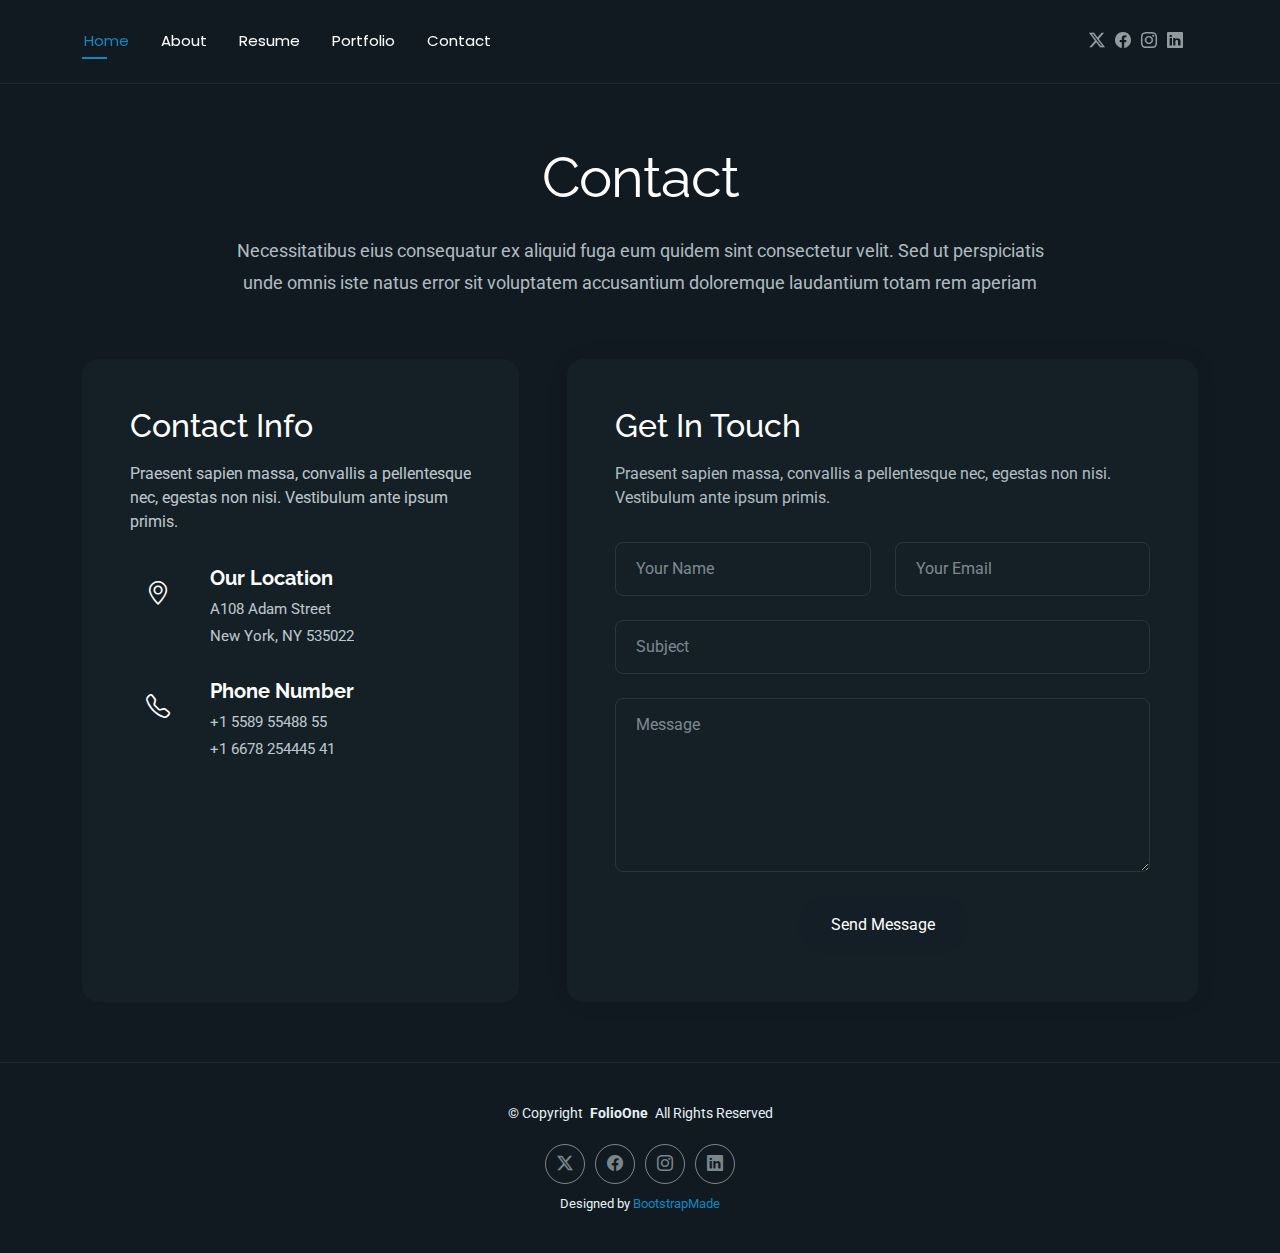
<file: project/FolioOne/contact.html>
<!DOCTYPE html>
<html lang="en">

<head>
  <meta charset="utf-8">
  <meta content="width=device-width, initial-scale=1.0" name="viewport">
  <title>Contact - FolioOne Bootstrap Template</title>
  <meta name="description" content="">
  <meta name="keywords" content="">

  <!-- Favicons -->
  <link href="assets/img/favicon.png" rel="icon">
  <link href="assets/img/apple-touch-icon.png" rel="apple-touch-icon">

  <!-- Fonts -->
  <link href="https://fonts.googleapis.com" rel="preconnect">
  <link href="https://fonts.gstatic.com" rel="preconnect" crossorigin>
  <link href="https://fonts.googleapis.com/css2?family=Roboto:ital,wght@0,100;0,300;0,400;0,500;0,700;0,900;1,100;1,300;1,400;1,500;1,700;1,900&family=Poppins:ital,wght@0,100;0,200;0,300;0,400;0,500;0,600;0,700;0,800;0,900;1,100;1,200;1,300;1,400;1,500;1,600;1,700;1,800;1,900&family=Raleway:ital,wght@0,100;0,200;0,300;0,400;0,500;0,600;0,700;0,800;0,900;1,100;1,200;1,300;1,400;1,500;1,600;1,700;1,800;1,900&display=swap" rel="stylesheet">

  <!-- Vendor CSS Files -->
  <link href="assets/vendor/bootstrap/css/bootstrap.min.css" rel="stylesheet">
  <link href="assets/vendor/bootstrap-icons/bootstrap-icons.css" rel="stylesheet">
  <link href="assets/vendor/aos/aos.css" rel="stylesheet">
  <link href="assets/vendor/swiper/swiper-bundle.min.css" rel="stylesheet">
  <link href="assets/vendor/glightbox/css/glightbox.min.css" rel="stylesheet">

  <!-- Main CSS File -->
  <link href="assets/css/main.css" rel="stylesheet">

  <!-- =======================================================
  * Template Name: FolioOne
  * Template URL: https://bootstrapmade.com/folioone-bootstrap-portfolio-website-template/
  * Updated: Aug 23 2025 with Bootstrap v5.3.7
  * Author: BootstrapMade.com
  * License: https://bootstrapmade.com/license/
  ======================================================== -->
</head>

<body class="contact-page">

  <header id="header" class="header d-flex align-items-center light-background sticky-top">
    <div class="container position-relative d-flex align-items-center justify-content-between">

      <!-- <a href="index.html" class="logo d-flex align-items-center me-auto me-xl-0">
      <img src="assets/img/logo.webp" alt="">
      <h1 class="sitename">FolioOne</h1> 
    </a> -->

      <nav id="navmenu" class="navmenu">
        <ul>
          <li><a href="index.html" class="active">Home</a></li>
          <li><a href="about.html">About</a></li>
          <li><a href="resume.html">Resume</a></li>
          <li><a href="portfolio.html">Portfolio</a></li>
          <li><a href="contact.html">Contact</a></li>
        </ul>
        <i class="mobile-nav-toggle d-xl-none bi bi-list"></i>
      </nav>

      <div class="header-social-links">
        <a href="#" class="twitter"><i class="bi bi-twitter-x"></i></a>
        <a href="#" class="facebook"><i class="bi bi-facebook"></i></a>
        <a href="#" class="instagram"><i class="bi bi-instagram"></i></a>
        <a href="#" class="linkedin"><i class="bi bi-linkedin"></i></a>
      </div>

    </div>
  </header>

  <main class="main">

    <!-- Contact Section -->
    <section id="contact" class="contact section">

      <!-- Section Title -->
      <div class="container section-title" data-aos="fade-up">
        <h2>Contact</h2>
        <p>Necessitatibus eius consequatur ex aliquid fuga eum quidem sint consectetur velit. Sed ut perspiciatis unde omnis iste natus error sit voluptatem accusantium doloremque laudantium totam rem aperiam</p>
      </div><!-- End Section Title -->

      <div class="container" data-aos="fade-up" data-aos-delay="100">

        <div class="row g-4 g-lg-5">
          <div class="col-lg-5">
            <div class="info-box" data-aos="fade-up" data-aos-delay="200">
              <h3>Contact Info</h3>
              <p>Praesent sapien massa, convallis a pellentesque nec, egestas non nisi. Vestibulum ante ipsum primis.</p>

              <div class="info-item" data-aos="fade-up" data-aos-delay="300">
                <div class="icon-box">
                  <i class="bi bi-geo-alt"></i>
                </div>
                <div class="content">
                  <h4>Our Location</h4>
                  <p>A108 Adam Street</p>
                  <p>New York, NY 535022</p>
                </div>
              </div>

              <div class="info-item" data-aos="fade-up" data-aos-delay="400">
                <div class="icon-box">
                  <i class="bi bi-telephone"></i>
                </div>
                <div class="content">
                  <h4>Phone Number</h4>
                  <p>+1 5589 55488 55</p>
                  <p>+1 6678 254445 41</p>
                </div>
              </div>

              <div class="info-item" data-aos="fade-up" data-aos-delay="500">
                <div class="icon-box">
                  <i class="bi bi-envelope"></i>
                </div>
                <div class="content">
                  <h4>Email Address</h4>
                  <p>info@example.com</p>
                  <p>contact@example.com</p>
                </div>
              </div>
            </div>
          </div>

          <div class="col-lg-7">
            <div class="contact-form" data-aos="fade-up" data-aos-delay="300">
              <h3>Get In Touch</h3>
              <p>Praesent sapien massa, convallis a pellentesque nec, egestas non nisi. Vestibulum ante ipsum primis.</p>

              <form action="forms/contact.php" method="post" class="php-email-form" data-aos="fade-up" data-aos-delay="200">
                <div class="row gy-4">

                  <div class="col-md-6">
                    <input type="text" name="name" class="form-control" placeholder="Your Name" required="">
                  </div>

                  <div class="col-md-6 ">
                    <input type="email" class="form-control" name="email" placeholder="Your Email" required="">
                  </div>

                  <div class="col-12">
                    <input type="text" class="form-control" name="subject" placeholder="Subject" required="">
                  </div>

                  <div class="col-12">
                    <textarea class="form-control" name="message" rows="6" placeholder="Message" required=""></textarea>
                  </div>

                  <div class="col-12 text-center">
                    <div class="loading">Loading</div>
                    <div class="error-message"></div>
                    <div class="sent-message">Your message has been sent. Thank you!</div>

                    <button type="submit" class="btn">Send Message</button>
                  </div>

                </div>
              </form>

            </div>
          </div>

        </div>

      </div>

    </section><!-- /Contact Section -->

  </main>

  <footer id="footer" class="footer">

    <div class="container">
      <div class="copyright text-center ">
        <p>© <span>Copyright</span> <strong class="px-1 sitename">FolioOne</strong> <span>All Rights Reserved<br></span></p>
      </div>
      <div class="social-links d-flex justify-content-center">
        <a href=""><i class="bi bi-twitter-x"></i></a>
        <a href=""><i class="bi bi-facebook"></i></a>
        <a href=""><i class="bi bi-instagram"></i></a>
        <a href=""><i class="bi bi-linkedin"></i></a>
      </div>
      <div class="credits">
        <!-- All the links in the footer should remain intact. -->
        <!-- You can delete the links only if you've purchased the pro version. -->
        <!-- Licensing information: https://bootstrapmade.com/license/ -->
        <!-- Purchase the pro version with working PHP/AJAX contact form: [buy-url] -->
        Designed by <a href="https://bootstrapmade.com/">BootstrapMade</a>
      </div>
    </div>

  </footer>

  <!-- Scroll Top -->
  <a href="#" id="scroll-top" class="scroll-top d-flex align-items-center justify-content-center"><i class="bi bi-arrow-up-short"></i></a>

  <!-- Preloader -->
  <div id="preloader"></div>

  <!-- Vendor JS Files -->
  <script src="assets/vendor/bootstrap/js/bootstrap.bundle.min.js"></script>
  <script src="assets/vendor/php-email-form/validate.js"></script>
  <script src="assets/vendor/aos/aos.js"></script>
  <script src="assets/vendor/typed.js/typed.umd.js"></script>
  <script src="assets/vendor/waypoints/noframework.waypoints.js"></script>
  <script src="assets/vendor/purecounter/purecounter_vanilla.js"></script>
  <script src="assets/vendor/swiper/swiper-bundle.min.js"></script>
  <script src="assets/vendor/imagesloaded/imagesloaded.pkgd.min.js"></script>
  <script src="assets/vendor/isotope-layout/isotope.pkgd.min.js"></script>
  <script src="assets/vendor/glightbox/js/glightbox.min.js"></script>

  <!-- Main JS File -->
  <script src="assets/js/main.js"></script>

</body>

</html>
</file>
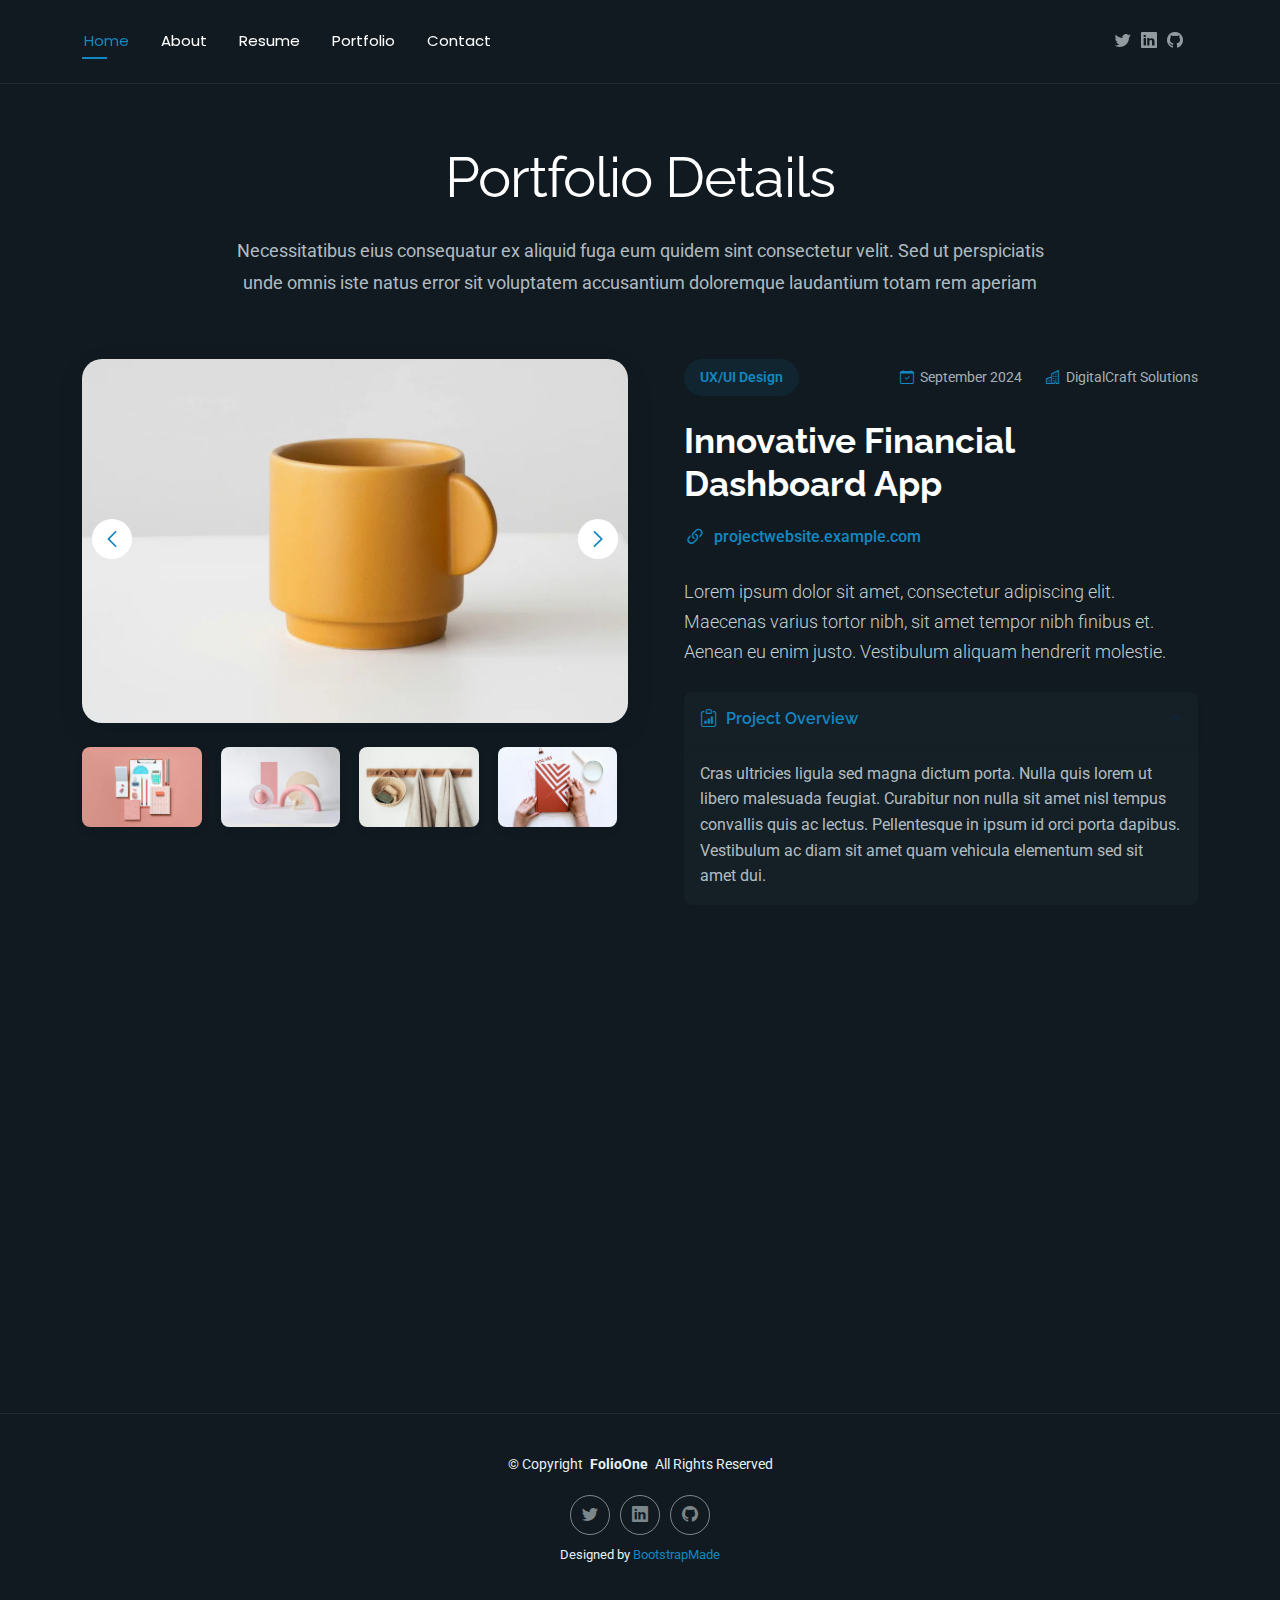
<file: project/FolioOne/portfolio-details.html>
<!DOCTYPE html>
<html lang="en">

<head>
  <meta charset="utf-8">
  <meta content="width=device-width, initial-scale=1.0" name="viewport">
  <title>Portfolio Details - FolioOne Bootstrap Template</title>
  <meta name="description" content="">
  <meta name="keywords" content="">

  <!-- Favicons -->
  <link href="assets/img/favicon.png" rel="icon">
  <link href="assets/img/apple-touch-icon.png" rel="apple-touch-icon">

  <!-- Fonts -->
  <link href="https://fonts.googleapis.com" rel="preconnect">
  <link href="https://fonts.gstatic.com" rel="preconnect" crossorigin>
  <link href="https://fonts.googleapis.com/css2?family=Roboto:ital,wght@0,100;0,300;0,400;0,500;0,700;0,900;1,100;1,300;1,400;1,500;1,700;1,900&family=Poppins:ital,wght@0,100;0,200;0,300;0,400;0,500;0,600;0,700;0,800;0,900;1,100;1,200;1,300;1,400;1,500;1,600;1,700;1,800;1,900&family=Raleway:ital,wght@0,100;0,200;0,300;0,400;0,500;0,600;0,700;0,800;0,900;1,100;1,200;1,300;1,400;1,500;1,600;1,700;1,800;1,900&display=swap" rel="stylesheet">

  <!-- Vendor CSS Files -->
  <link href="assets/vendor/bootstrap/css/bootstrap.min.css" rel="stylesheet">
  <link href="assets/vendor/bootstrap-icons/bootstrap-icons.css" rel="stylesheet">
  <link href="assets/vendor/aos/aos.css" rel="stylesheet">
  <link href="assets/vendor/swiper/swiper-bundle.min.css" rel="stylesheet">
  <link href="assets/vendor/glightbox/css/glightbox.min.css" rel="stylesheet">

  <!-- Main CSS File -->
  <link href="assets/css/main.css" rel="stylesheet">

  <!-- =======================================================
  * Template Name: FolioOne
  * Template URL: https://bootstrapmade.com/folioone-bootstrap-portfolio-website-template/
  * Updated: Aug 23 2025 with Bootstrap v5.3.7
  * Author: BootstrapMade.com
  * License: https://bootstrapmade.com/license/
  ======================================================== -->
</head>

<body class="portfolio-details-page">

  <header id="header" class="header d-flex align-items-center light-background sticky-top">
    <div class="container position-relative d-flex align-items-center justify-content-between">

      <!-- <a href="index.html" class="logo d-flex align-items-center me-auto me-xl-0">
      <img src="assets/img/logo.webp" alt="">
      <h1 class="sitename">FolioOne</h1> 
    </a> -->

      <nav id="navmenu" class="navmenu">
        <ul>
          <li><a href="index.html" class="active">Home</a></li>
          <li><a href="about.html">About</a></li>
          <li><a href="resume.html">Resume</a></li>
          <li><a href="portfolio.html">Portfolio</a></li>
          <li><a href="contact.html">Contact</a></li>
        </ul>
        <i class="mobile-nav-toggle d-xl-none bi bi-list"></i>
      </nav>

      <div class="header-social-links">
        <a href="https://x.com/j_hatch03"><i class="bi bi-twitter"></i></a>
        <a href="https://www.linkedin.com/in/jarenhatch"><i class="bi bi-linkedin"></i></a>
        <a href="https://github.com/J-hatch03"><i class="bi bi-github"></i></a>
      </div>

    </div>
  </header>

  <main class="main">

    <!-- Portfolio Details Section -->
    <section id="portfolio-details" class="portfolio-details section">

      <!-- Section Title -->
      <div class="container section-title" data-aos="fade-up">
        <h2>Portfolio Details</h2>
        <p>Necessitatibus eius consequatur ex aliquid fuga eum quidem sint consectetur velit. Sed ut perspiciatis unde omnis iste natus error sit voluptatem accusantium doloremque laudantium totam rem aperiam</p>
      </div><!-- End Section Title -->

      <div class="container" data-aos="fade-up" data-aos-delay="100">

        <div class="row gy-4">
          <div class="col-lg-6" data-aos="fade-right">
            <div class="portfolio-details-media">
              <div class="main-image">
                <div class="portfolio-details-slider swiper init-swiper" data-aos="zoom-in">
                  <script type="application/json" class="swiper-config">
                    {
                      "loop": true,
                      "speed": 1000,
                      "autoplay": {
                        "delay": 6000
                      },
                      "effect": "creative",
                      "creativeEffect": {
                        "prev": {
                          "shadow": true,
                          "translate": [0, 0, -400]
                        },
                        "next": {
                          "translate": ["100%", 0, 0]
                        }
                      },
                      "slidesPerView": 1,
                      "navigation": {
                        "nextEl": ".swiper-button-next",
                        "prevEl": ".swiper-button-prev"
                      }
                    }
                  </script>
                  <div class="swiper-wrapper">
                    <div class="swiper-slide">
                      <img src="assets/img/portfolio/portfolio-5.webp" alt="Portfolio Image" class="img-fluid">
                    </div>
                    <div class="swiper-slide">
                      <img src="assets/img/portfolio/portfolio-7.webp" alt="Portfolio Image" class="img-fluid">
                    </div>
                    <div class="swiper-slide">
                      <img src="assets/img/portfolio/portfolio-8.webp" alt="Portfolio Image" class="img-fluid">
                    </div>
                  </div>
                  <div class="swiper-button-prev"></div>
                  <div class="swiper-button-next"></div>
                </div>
              </div>

              <div class="thumbnail-grid" data-aos="fade-up" data-aos-delay="200">
                <div class="row g-2 mt-3">
                  <div class="col-3">
                    <img src="assets/img/portfolio/portfolio-4.webp" alt="Gallery Image" class="img-fluid glightbox">
                  </div>
                  <div class="col-3">
                    <img src="assets/img/portfolio/portfolio-6.webp" alt="Gallery Image" class="img-fluid glightbox">
                  </div>
                  <div class="col-3">
                    <img src="assets/img/portfolio/portfolio-11.webp" alt="Gallery Image" class="img-fluid glightbox">
                  </div>
                  <div class="col-3">
                    <img src="assets/img/portfolio/portfolio-12.webp" alt="Gallery Image" class="img-fluid glightbox">
                  </div>
                </div>
              </div>

              <div class="tech-stack-badges" data-aos="fade-up" data-aos-delay="300">
                <span>Angular</span>
                <span>Express.js</span>
                <span>PostgreSQL</span>
                <span>GraphQL</span>
                <span>Firebase</span>
              </div>
            </div>
          </div>

          <div class="col-lg-6" data-aos="fade-left">
            <div class="portfolio-details-content">
              <div class="project-meta">
                <div class="badge-wrapper">
                  <span class="project-badge">UX/UI Design</span>
                </div>
                <div class="date-client">
                  <div class="meta-item">
                    <i class="bi bi-calendar-check"></i>
                    <span>September 2024</span>
                  </div>
                  <div class="meta-item">
                    <i class="bi bi-buildings"></i>
                    <span>DigitalCraft Solutions</span>
                  </div>
                </div>
              </div>

              <h2 class="project-title">Innovative Financial Dashboard App</h2>

              <div class="project-website">
                <i class="bi bi-link-45deg"></i>
                <a href="#" target="_blank">projectwebsite.example.com</a>
              </div>

              <div class="project-overview">
                <p class="lead">
                  Lorem ipsum dolor sit amet, consectetur adipiscing elit. Maecenas varius tortor nibh, sit amet tempor nibh finibus et. Aenean eu enim justo. Vestibulum aliquam hendrerit molestie.
                </p>

                <div class="accordion project-accordion" id="portfolio-details-projectAccordion">
                  <div class="accordion-item" data-aos="fade-up">
                    <h2 class="accordion-header">
                      <button class="accordion-button" type="button" data-bs-toggle="collapse" data-bs-target="#portfolio-details-collapse-1" aria-expanded="true" aria-controls="collapseOne">
                        <i class="bi bi-clipboard-data me-2"></i> Project Overview
                      </button>
                    </h2>
                    <div id="portfolio-details-collapse-1" class="accordion-collapse collapse show" data-bs-parent="#portfolio-details-projectAccordion">
                      <div class="accordion-body">
                        <p>Cras ultricies ligula sed magna dictum porta. Nulla quis lorem ut libero malesuada feugiat. Curabitur non nulla sit amet nisl tempus convallis quis ac lectus. Pellentesque in ipsum id orci porta dapibus. Vestibulum ac diam sit amet quam vehicula elementum sed sit amet dui.</p>
                      </div>
                    </div>
                  </div>

                  <div class="accordion-item" data-aos="fade-up" data-aos-delay="100">
                    <h2 class="accordion-header">
                      <button class="accordion-button collapsed" type="button" data-bs-toggle="collapse" data-bs-target="#portfolio-details-collapse-2" aria-expanded="false" aria-controls="collapseTwo">
                        <i class="bi bi-exclamation-diamond me-2"></i> The Challenge
                      </button>
                    </h2>
                    <div id="portfolio-details-collapse-2" class="accordion-collapse collapse" data-bs-parent="#portfolio-details-projectAccordion">
                      <div class="accordion-body">
                        <p>Mauris blandit aliquet elit, eget tincidunt nibh pulvinar a. Vivamus suscipit tortor eget felis porttitor volutpat. Curabitur aliquet quam id dui posuere blandit. Praesent sapien massa, convallis a pellentesque nec, egestas non nisi. Sed porttitor lectus nibh.</p>
                      </div>
                    </div>
                  </div>

                  <div class="accordion-item" data-aos="fade-up" data-aos-delay="200">
                    <h2 class="accordion-header">
                      <button class="accordion-button collapsed" type="button" data-bs-toggle="collapse" data-bs-target="#portfolio-details-collapse-3" aria-expanded="false" aria-controls="collapseThree">
                        <i class="bi bi-award me-2"></i> The Solution
                      </button>
                    </h2>
                    <div id="portfolio-details-collapse-3" class="accordion-collapse collapse" data-bs-parent="#portfolio-details-projectAccordion">
                      <div class="accordion-body">
                        <p>Donec sollicitudin molestie malesuada. Curabitur arcu erat, accumsan id imperdiet et, porttitor at sem. Vestibulum ante ipsum primis in faucibus orci luctus et ultrices posuere cubilia Curae; Donec velit neque, auctor sit amet aliquam vel, ullamcorper sit amet ligula.</p>
                      </div>
                    </div>
                  </div>
                </div>
              </div>

              <div class="project-features" data-aos="fade-up" data-aos-delay="300">
                <h3><i class="bi bi-stars"></i> Key Features</h3>
                <div class="row g-3">
                  <div class="col-md-6">
                    <ul class="feature-list">
                      <li><i class="bi bi-check2-circle"></i> Real-time Data Visualization</li>
                      <li><i class="bi bi-check2-circle"></i> User Role Management</li>
                      <li><i class="bi bi-check2-circle"></i> Secure Authentication</li>
                    </ul>
                  </div>
                  <div class="col-md-6">
                    <ul class="feature-list">
                      <li><i class="bi bi-check2-circle"></i> Customizable Dashboards</li>
                      <li><i class="bi bi-check2-circle"></i> Data Export Options</li>
                      <li><i class="bi bi-check2-circle"></i> Multi-device Support</li>
                    </ul>
                  </div>
                </div>
              </div>

              <div class="cta-buttons" data-aos="fade-up" data-aos-delay="400">
                <a href="#" class="btn-view-project">View Live Project</a>
                <a href="#" class="btn-next-project">Next Project <i class="bi bi-arrow-right"></i></a>
              </div>
            </div>
          </div>
        </div>

      </div>

    </section><!-- /Portfolio Details Section -->

  </main>

  <footer id="footer" class="footer">

    <div class="container">
      <div class="copyright text-center ">
        <p>© <span>Copyright</span> <strong class="px-1 sitename">FolioOne</strong> <span>All Rights Reserved<br></span></p>
      </div>
      <div class="social-links d-flex justify-content-center">
        <a href="https://x.com/j_hatch03"><i class="bi bi-twitter"></i></a>
        <a href="https://www.linkedin.com/in/jarenhatch"><i class="bi bi-linkedin"></i></a>
        <a href="https://github.com/J-hatch03"><i class="bi bi-github"></i></a>
      </div>
      <div class="credits">
        <!-- All the links in the footer should remain intact. -->
        <!-- You can delete the links only if you've purchased the pro version. -->
        <!-- Licensing information: https://bootstrapmade.com/license/ -->
        <!-- Purchase the pro version with working PHP/AJAX contact form: [buy-url] -->
        Designed by <a href="https://bootstrapmade.com/">BootstrapMade</a>
      </div>
    </div>

  </footer>

  <!-- Scroll Top -->
  <a href="#" id="scroll-top" class="scroll-top d-flex align-items-center justify-content-center"><i class="bi bi-arrow-up-short"></i></a>

  <!-- Preloader -->
  <div id="preloader"></div>

  <!-- Vendor JS Files -->
  <script src="assets/vendor/bootstrap/js/bootstrap.bundle.min.js"></script>
  <script src="assets/vendor/php-email-form/validate.js"></script>
  <script src="assets/vendor/aos/aos.js"></script>
  <script src="assets/vendor/typed.js/typed.umd.js"></script>
  <script src="assets/vendor/waypoints/noframework.waypoints.js"></script>
  <script src="assets/vendor/purecounter/purecounter_vanilla.js"></script>
  <script src="assets/vendor/swiper/swiper-bundle.min.js"></script>
  <script src="assets/vendor/imagesloaded/imagesloaded.pkgd.min.js"></script>
  <script src="assets/vendor/isotope-layout/isotope.pkgd.min.js"></script>
  <script src="assets/vendor/glightbox/js/glightbox.min.js"></script>

  <!-- Main JS File -->
  <script src="assets/js/main.js"></script>

</body>

</html>
</file>
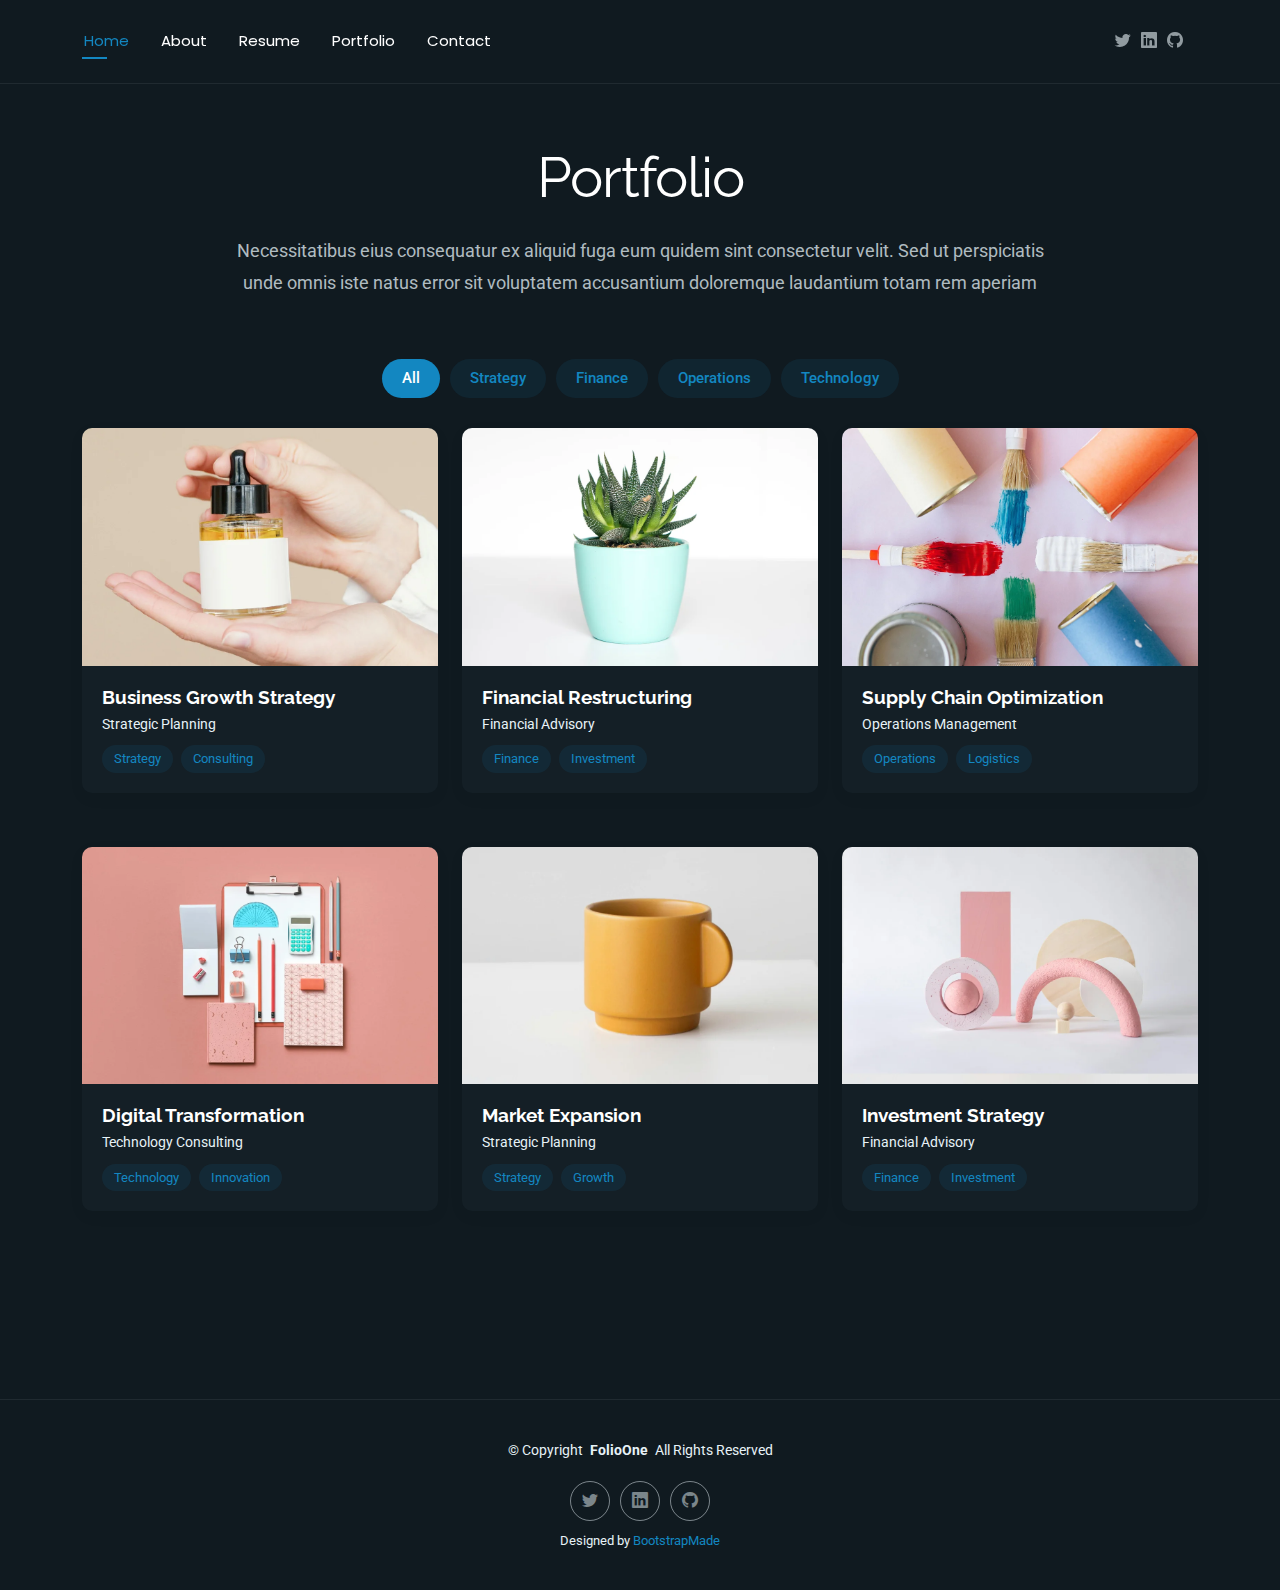
<file: project/FolioOne/portfolio.html>
<!DOCTYPE html>
<html lang="en">

<head>
  <meta charset="utf-8">
  <meta content="width=device-width, initial-scale=1.0" name="viewport">
  <title>Portfolio - FolioOne Bootstrap Template</title>
  <meta name="description" content="">
  <meta name="keywords" content="">

  <!-- Favicons -->
  <link href="assets/img/favicon.png" rel="icon">
  <link href="assets/img/apple-touch-icon.png" rel="apple-touch-icon">

  <!-- Fonts -->
  <link href="https://fonts.googleapis.com" rel="preconnect">
  <link href="https://fonts.gstatic.com" rel="preconnect" crossorigin>
  <link href="https://fonts.googleapis.com/css2?family=Roboto:ital,wght@0,100;0,300;0,400;0,500;0,700;0,900;1,100;1,300;1,400;1,500;1,700;1,900&family=Poppins:ital,wght@0,100;0,200;0,300;0,400;0,500;0,600;0,700;0,800;0,900;1,100;1,200;1,300;1,400;1,500;1,600;1,700;1,800;1,900&family=Raleway:ital,wght@0,100;0,200;0,300;0,400;0,500;0,600;0,700;0,800;0,900;1,100;1,200;1,300;1,400;1,500;1,600;1,700;1,800;1,900&display=swap" rel="stylesheet">

  <!-- Vendor CSS Files -->
  <link href="assets/vendor/bootstrap/css/bootstrap.min.css" rel="stylesheet">
  <link href="assets/vendor/bootstrap-icons/bootstrap-icons.css" rel="stylesheet">
  <link href="assets/vendor/aos/aos.css" rel="stylesheet">
  <link href="assets/vendor/swiper/swiper-bundle.min.css" rel="stylesheet">
  <link href="assets/vendor/glightbox/css/glightbox.min.css" rel="stylesheet">

  <!-- Main CSS File -->
  <link href="assets/css/main.css" rel="stylesheet">

  <!-- =======================================================
  * Template Name: FolioOne
  * Template URL: https://bootstrapmade.com/folioone-bootstrap-portfolio-website-template/
  * Updated: Aug 23 2025 with Bootstrap v5.3.7
  * Author: BootstrapMade.com
  * License: https://bootstrapmade.com/license/
  ======================================================== -->
</head>

<body class="portfolio-page">

  <header id="header" class="header d-flex align-items-center light-background sticky-top">
    <div class="container position-relative d-flex align-items-center justify-content-between">

      <!-- <a href="index.html" class="logo d-flex align-items-center me-auto me-xl-0">
      <img src="assets/img/logo.webp" alt="">
      <h1 class="sitename">FolioOne</h1> 
    </a> -->

      <nav id="navmenu" class="navmenu">
        <ul>
          <li><a href="index.html" class="active">Home</a></li>
          <li><a href="about.html">About</a></li>
          <li><a href="resume.html">Resume</a></li>
          <li><a href="portfolio.html">Portfolio</a></li>
          <li><a href="contact.html">Contact</a></li>
        </ul>
        <i class="mobile-nav-toggle d-xl-none bi bi-list"></i>
      </nav>

      <div class="header-social-links">
        <a href="https://x.com/j_hatch03"><i class="bi bi-twitter"></i></a>
        <a href="https://www.linkedin.com/in/jarenhatch"><i class="bi bi-linkedin"></i></a>
        <a href="https://github.com/J-hatch03"><i class="bi bi-github"></i></a>
      </div>

    </div>
  </header>

  <main class="main">

    <!-- Portfolio Section -->
    <section id="portfolio" class="portfolio section">

      <!-- Section Title -->
      <div class="container section-title" data-aos="fade-up">
        <h2>Portfolio</h2>
        <p>Necessitatibus eius consequatur ex aliquid fuga eum quidem sint consectetur velit. Sed ut perspiciatis unde omnis iste natus error sit voluptatem accusantium doloremque laudantium totam rem aperiam</p>
      </div><!-- End Section Title -->

      <div class="container" data-aos="fade-up" data-aos-delay="100">

        <div class="isotope-layout" data-default-filter="*" data-layout="masonry" data-sort="original-order">
          <ul class="portfolio-filters isotope-filters" data-aos="fade-up" data-aos-delay="200">
            <li data-filter="*" class="filter-active">All</li>
            <li data-filter=".filter-strategy">Strategy</li>
            <li data-filter=".filter-finance">Finance</li>
            <li data-filter=".filter-operations">Operations</li>
            <li data-filter=".filter-technology">Technology</li>
          </ul><!-- End Portfolio Filters -->

          <div class="row gy-4 isotope-container" data-aos="fade-up" data-aos-delay="300">
            <div class="col-lg-4 col-md-6 portfolio-item isotope-item filter-strategy">
              <div class="portfolio-card">
                <div class="portfolio-img">
                  <img src="assets/img/portfolio/portfolio-1.webp" alt="Portfolio Item" class="img-fluid">
                  <div class="portfolio-overlay">
                    <a href="assets/img/portfolio/portfolio-1.webp" class="glightbox portfolio-lightbox"><i class="bi bi-plus"></i></a>
                    <a href="#" class="portfolio-details-link"><i class="bi bi-link"></i></a>
                  </div>
                </div>
                <div class="portfolio-info">
                  <h4>Business Growth Strategy</h4>
                  <p>Strategic Planning</p>
                  <div class="portfolio-tags">
                    <span>Strategy</span>
                    <span>Consulting</span>
                  </div>
                </div>
              </div>
            </div>

            <div class="col-lg-4 col-md-6 portfolio-item isotope-item filter-finance">
              <div class="portfolio-card">
                <div class="portfolio-img">
                  <img src="assets/img/portfolio/portfolio-2.webp" alt="Portfolio Item" class="img-fluid">
                  <div class="portfolio-overlay">
                    <a href="assets/img/portfolio/portfolio-2.webp" class="glightbox portfolio-lightbox"><i class="bi bi-plus"></i></a>
                    <a href="#" class="portfolio-details-link"><i class="bi bi-link"></i></a>
                  </div>
                </div>
                <div class="portfolio-info">
                  <h4>Financial Restructuring</h4>
                  <p>Financial Advisory</p>
                  <div class="portfolio-tags">
                    <span>Finance</span>
                    <span>Investment</span>
                  </div>
                </div>
              </div>
            </div>

            <div class="col-lg-4 col-md-6 portfolio-item isotope-item filter-operations">
              <div class="portfolio-card">
                <div class="portfolio-img">
                  <img src="assets/img/portfolio/portfolio-3.webp" alt="Portfolio Item" class="img-fluid">
                  <div class="portfolio-overlay">
                    <a href="assets/img/portfolio/portfolio-3.webp" class="glightbox portfolio-lightbox"><i class="bi bi-plus"></i></a>
                    <a href="#" class="portfolio-details-link"><i class="bi bi-link"></i></a>
                  </div>
                </div>
                <div class="portfolio-info">
                  <h4>Supply Chain Optimization</h4>
                  <p>Operations Management</p>
                  <div class="portfolio-tags">
                    <span>Operations</span>
                    <span>Logistics</span>
                  </div>
                </div>
              </div>
            </div>

            <div class="col-lg-4 col-md-6 portfolio-item isotope-item filter-technology">
              <div class="portfolio-card">
                <div class="portfolio-img">
                  <img src="assets/img/portfolio/portfolio-4.webp" alt="Portfolio Item" class="img-fluid">
                  <div class="portfolio-overlay">
                    <a href="assets/img/portfolio/portfolio-4.webp" class="glightbox portfolio-lightbox"><i class="bi bi-plus"></i></a>
                    <a href="#" class="portfolio-details-link"><i class="bi bi-link"></i></a>
                  </div>
                </div>
                <div class="portfolio-info">
                  <h4>Digital Transformation</h4>
                  <p>Technology Consulting</p>
                  <div class="portfolio-tags">
                    <span>Technology</span>
                    <span>Innovation</span>
                  </div>
                </div>
              </div>
            </div>

            <div class="col-lg-4 col-md-6 portfolio-item isotope-item filter-strategy">
              <div class="portfolio-card">
                <div class="portfolio-img">
                  <img src="assets/img/portfolio/portfolio-5.webp" alt="Portfolio Item" class="img-fluid">
                  <div class="portfolio-overlay">
                    <a href="assets/img/portfolio/portfolio-5.webp" class="glightbox portfolio-lightbox"><i class="bi bi-plus"></i></a>
                    <a href="#" class="portfolio-details-link"><i class="bi bi-link"></i></a>
                  </div>
                </div>
                <div class="portfolio-info">
                  <h4>Market Expansion</h4>
                  <p>Strategic Planning</p>
                  <div class="portfolio-tags">
                    <span>Strategy</span>
                    <span>Growth</span>
                  </div>
                </div>
              </div>
            </div>

            <div class="col-lg-4 col-md-6 portfolio-item isotope-item filter-finance">
              <div class="portfolio-card">
                <div class="portfolio-img">
                  <img src="assets/img/portfolio/portfolio-6.webp" alt="Portfolio Item" class="img-fluid">
                  <div class="portfolio-overlay">
                    <a href="assets/img/portfolio/portfolio-6.webp" class="glightbox portfolio-lightbox"><i class="bi bi-plus"></i></a>
                    <a href="#" class="portfolio-details-link"><i class="bi bi-link"></i></a>
                  </div>
                </div>
                <div class="portfolio-info">
                  <h4>Investment Strategy</h4>
                  <p>Financial Advisory</p>
                  <div class="portfolio-tags">
                    <span>Finance</span>
                    <span>Investment</span>
                  </div>
                </div>
              </div>
            </div>
          </div><!-- End Portfolio Items Container -->

        </div>

        <div class="text-center mt-5" data-aos="fade-up" data-aos-delay="400">
          <a href="#portfolio" class="btn btn-primary">View All Case Studies</a>
        </div>

      </div>

    </section><!-- /Portfolio Section -->

  </main>

  <footer id="footer" class="footer">

    <div class="container">
      <div class="copyright text-center ">
        <p>© <span>Copyright</span> <strong class="px-1 sitename">FolioOne</strong> <span>All Rights Reserved<br></span></p>
      </div>
      <div class="social-links d-flex justify-content-center">
        <a href="https://x.com/j_hatch03"><i class="bi bi-twitter"></i></a>
        <a href="https://www.linkedin.com/in/jarenhatch"><i class="bi bi-linkedin"></i></a>
        <a href="https://github.com/J-hatch03"><i class="bi bi-github"></i></a>
      </div>
      <div class="credits">
        <!-- All the links in the footer should remain intact. -->
        <!-- You can delete the links only if you've purchased the pro version. -->
        <!-- Licensing information: https://bootstrapmade.com/license/ -->
        <!-- Purchase the pro version with working PHP/AJAX contact form: [buy-url] -->
        Designed by <a href="https://bootstrapmade.com/">BootstrapMade</a>
      </div>
    </div>

  </footer>

  <!-- Scroll Top -->
  <a href="#" id="scroll-top" class="scroll-top d-flex align-items-center justify-content-center"><i class="bi bi-arrow-up-short"></i></a>

  <!-- Preloader -->
  <div id="preloader"></div>

  <!-- Vendor JS Files -->
  <script src="assets/vendor/bootstrap/js/bootstrap.bundle.min.js"></script>
  <script src="assets/vendor/php-email-form/validate.js"></script>
  <script src="assets/vendor/aos/aos.js"></script>
  <script src="assets/vendor/typed.js/typed.umd.js"></script>
  <script src="assets/vendor/waypoints/noframework.waypoints.js"></script>
  <script src="assets/vendor/purecounter/purecounter_vanilla.js"></script>
  <script src="assets/vendor/swiper/swiper-bundle.min.js"></script>
  <script src="assets/vendor/imagesloaded/imagesloaded.pkgd.min.js"></script>
  <script src="assets/vendor/isotope-layout/isotope.pkgd.min.js"></script>
  <script src="assets/vendor/glightbox/js/glightbox.min.js"></script>

  <!-- Main JS File -->
  <script src="assets/js/main.js"></script>

</body>

</html>
</file>
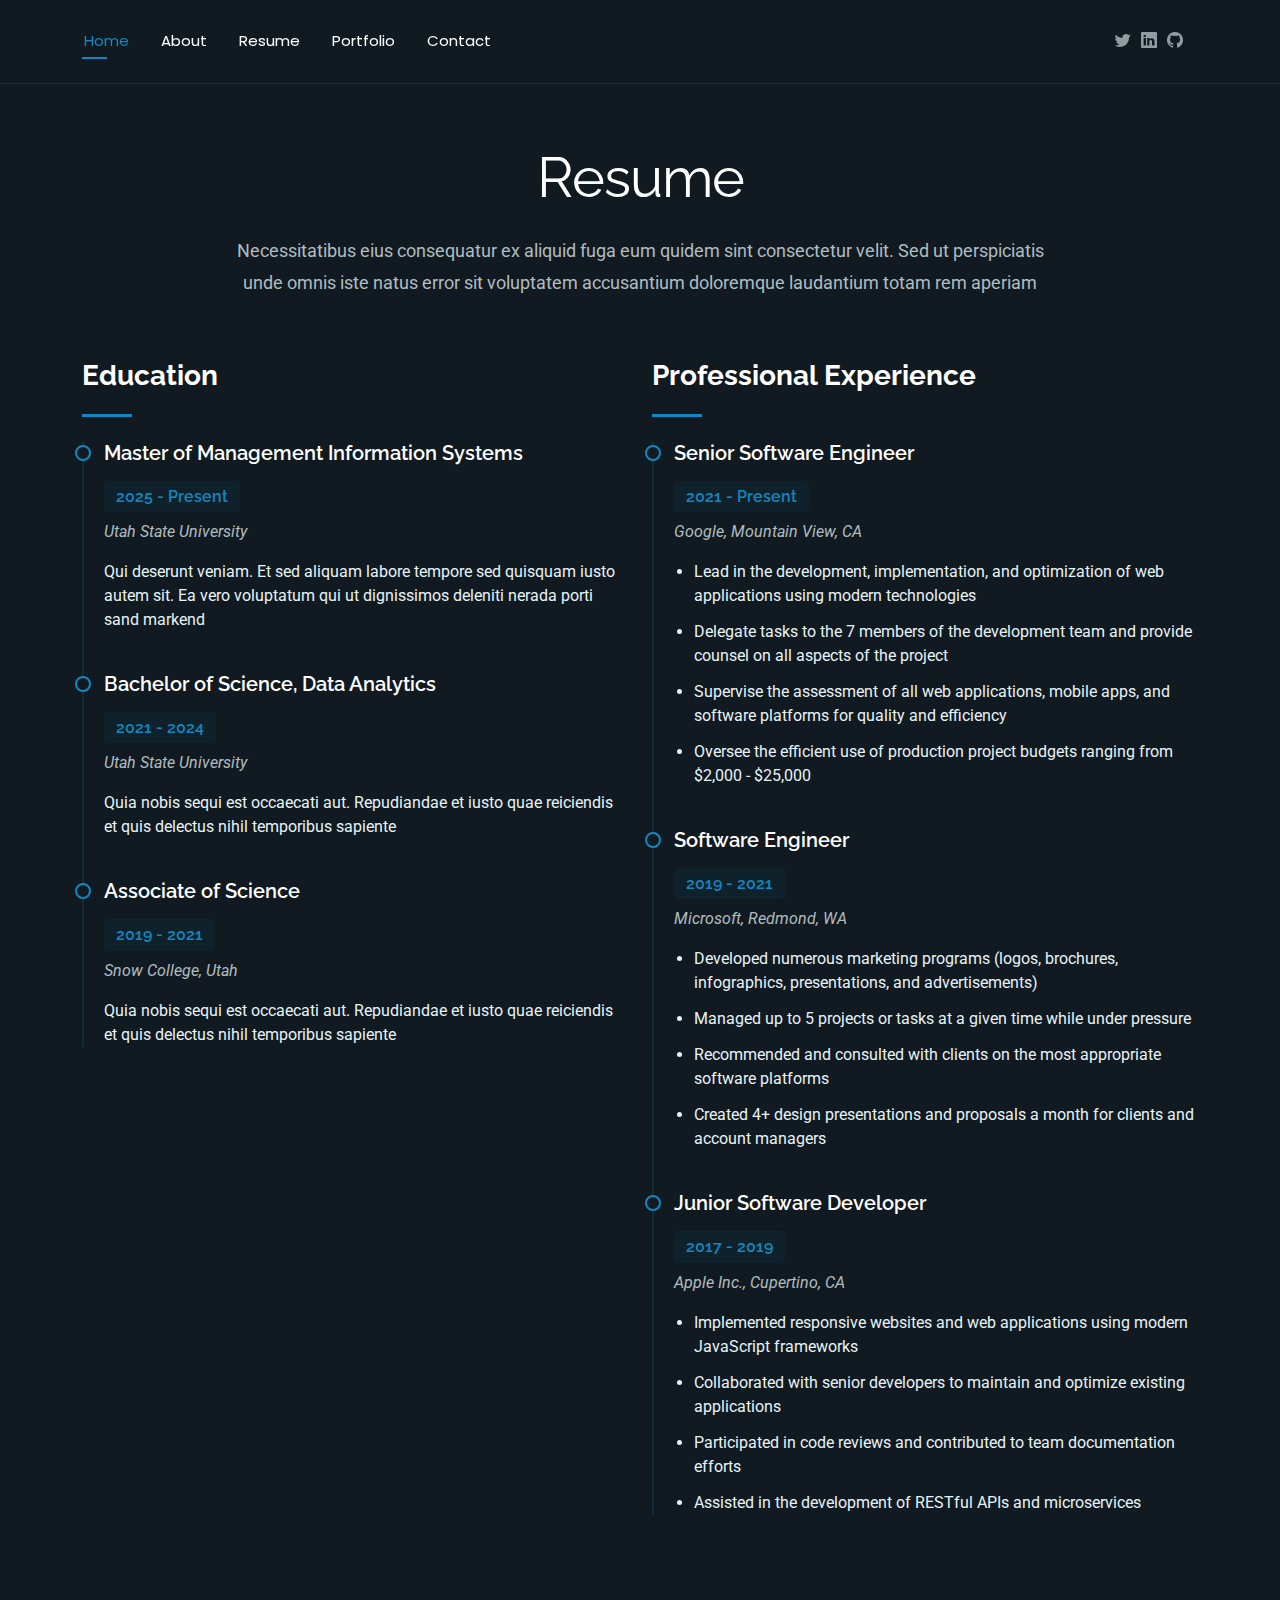
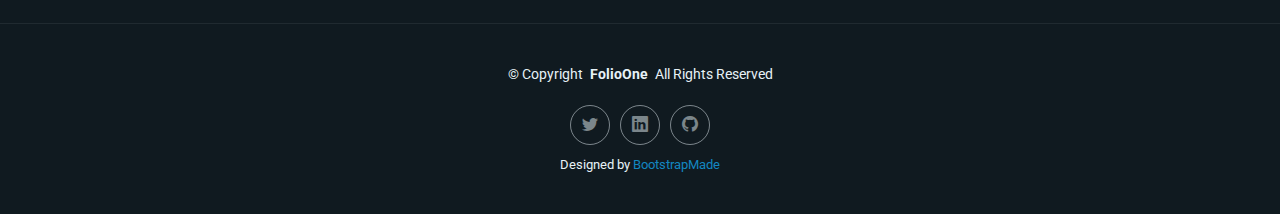
<file: project/FolioOne/resume.html>
<!DOCTYPE html>
<html lang="en">

<head>
  <meta charset="utf-8">
  <meta content="width=device-width, initial-scale=1.0" name="viewport">
  <title>Resume - FolioOne Bootstrap Template</title>
  <meta name="description" content="">
  <meta name="keywords" content="">

  <!-- Favicons -->
  <link href="assets/img/favicon.png" rel="icon">
  <link href="assets/img/apple-touch-icon.png" rel="apple-touch-icon">

  <!-- Fonts -->
  <link href="https://fonts.googleapis.com" rel="preconnect">
  <link href="https://fonts.gstatic.com" rel="preconnect" crossorigin>
  <link href="https://fonts.googleapis.com/css2?family=Roboto:ital,wght@0,100;0,300;0,400;0,500;0,700;0,900;1,100;1,300;1,400;1,500;1,700;1,900&family=Poppins:ital,wght@0,100;0,200;0,300;0,400;0,500;0,600;0,700;0,800;0,900;1,100;1,200;1,300;1,400;1,500;1,600;1,700;1,800;1,900&family=Raleway:ital,wght@0,100;0,200;0,300;0,400;0,500;0,600;0,700;0,800;0,900;1,100;1,200;1,300;1,400;1,500;1,600;1,700;1,800;1,900&display=swap" rel="stylesheet">

  <!-- Vendor CSS Files -->
  <link href="assets/vendor/bootstrap/css/bootstrap.min.css" rel="stylesheet">
  <link href="assets/vendor/bootstrap-icons/bootstrap-icons.css" rel="stylesheet">
  <link href="assets/vendor/aos/aos.css" rel="stylesheet">
  <link href="assets/vendor/swiper/swiper-bundle.min.css" rel="stylesheet">
  <link href="assets/vendor/glightbox/css/glightbox.min.css" rel="stylesheet">

  <!-- Main CSS File -->
  <link href="assets/css/main.css" rel="stylesheet">

  <!-- =======================================================
  * Template Name: FolioOne
  * Template URL: https://bootstrapmade.com/folioone-bootstrap-portfolio-website-template/
  * Updated: Aug 23 2025 with Bootstrap v5.3.7
  * Author: BootstrapMade.com
  * License: https://bootstrapmade.com/license/
  ======================================================== -->
</head>

<body class="resume-page">

  <header id="header" class="header d-flex align-items-center light-background sticky-top">
    <div class="container position-relative d-flex align-items-center justify-content-between">

      <!-- <a href="index.html" class="logo d-flex align-items-center me-auto me-xl-0">
      <img src="assets/img/logo.webp" alt="">
      <h1 class="sitename">FolioOne</h1> 
    </a> -->

      <nav id="navmenu" class="navmenu">
        <ul>
          <li><a href="index.html" class="active">Home</a></li>
          <li><a href="about.html">About</a></li>
          <li><a href="resume.html">Resume</a></li>
          <li><a href="portfolio.html">Portfolio</a></li>
          <li><a href="contact.html">Contact</a></li>
        </ul>
        <i class="mobile-nav-toggle d-xl-none bi bi-list"></i>
      </nav>

      <div class="header-social-links">
        <a href="https://x.com/j_hatch03"><i class="bi bi-twitter"></i></a>
        <a href="https://www.linkedin.com/in/jarenhatch"><i class="bi bi-linkedin"></i></a>
        <a href="https://github.com/J-hatch03"><i class="bi bi-github"></i></a>
      </div>

    </div>
  </header>

  <main class="main">

    <!-- Resume Section -->
    <section id="resume" class="resume section">

      <!-- Section Title -->
      <div class="container section-title" data-aos="fade-up">
        <h2>Resume</h2>
        <p>Necessitatibus eius consequatur ex aliquid fuga eum quidem sint consectetur velit. Sed ut perspiciatis unde omnis iste natus error sit voluptatem accusantium doloremque laudantium totam rem aperiam</p>
      </div><!-- End Section Title -->

      <div class="container" data-aos="fade-up" data-aos-delay="100">

        <div class="row">
          <div class="col-lg-6">

            <!-- Education Section -->
            <div class="resume-item" data-aos="fade-up">
              <h3 class="resume-title">Education</h3>

              <div class="resume-content">
                <article class="education-item">
                  <h4>Master of Management Information Systems</h4>
                  <h5>2025 - Present</h5>
                  <p class="institution"><em>Utah State University</em></p>
                  <p>Qui deserunt veniam. Et sed aliquam labore tempore sed quisquam iusto autem sit. Ea vero voluptatum qui ut dignissimos deleniti nerada porti sand markend</p>
                </article>

                <article class="education-item">
                  <h4>Bachelor of Science, Data Analytics</h4>
                  <h5>2021 - 2024</h5>
                  <p class="institution"><em>Utah State University</em></p>
                  <p>Quia nobis sequi est occaecati aut. Repudiandae et iusto quae reiciendis et quis delectus nihil temporibus sapiente</p>
                </article>

                <article class="education-item">
                  <h4>Associate of Science</h4>
                  <h5>2019 - 2021</h5>
                  <p class="institution"><em>Snow College, Utah</em></p>
                  <p>Quia nobis sequi est occaecati aut. Repudiandae et iusto quae reiciendis et quis delectus nihil temporibus sapiente</p>
                </article>
              </div>
            </div><!-- End Education Section -->

            <!-- Professional Skills Section -->
            <div class="resume-item skills-animation" data-aos="fade-up">
              <h3 class="resume-title">Professional Skills</h3>

              <div class="resume-content">
                <div class="skill-item">
                  <h4>Frontend Development</h4>
                  <div class="progress">
                    <div class="progress-bar" role="progressbar" aria-valuenow="95" aria-valuemin="0" aria-valuemax="100"></div>
                  </div>
                </div>

                <div class="skill-item">
                  <h4>Backend Development</h4>
                  <div class="progress">
                    <div class="progress-bar" role="progressbar" aria-valuenow="85" aria-valuemin="0" aria-valuemax="100"></div>
                  </div>
                </div>

                <div class="skill-item">
                  <h4>UI/UX Design</h4>
                  <div class="progress">
                    <div class="progress-bar" role="progressbar" aria-valuenow="90" aria-valuemin="0" aria-valuemax="100"></div>
                  </div>
                </div>

                <div class="skill-item">
                  <h4>Project Management</h4>
                  <div class="progress">
                    <div class="progress-bar" role="progressbar" aria-valuenow="80" aria-valuemin="0" aria-valuemax="100"></div>
                  </div>
                </div>
              </div>
            </div><!-- End Professional Skills Section -->
          </div>

          <div class="col-lg-6">
            <!-- Experience Section -->
            <div class="resume-item" data-aos="fade-up" data-aos-delay="100">
              <h3 class="resume-title">Professional Experience</h3>

              <div class="resume-content">
                <article class="experience-item">
                  <h4>Senior Software Engineer</h4>
                  <h5>2021 - Present</h5>
                  <p class="company"><em>Google, Mountain View, CA</em></p>
                  <ul>
                    <li>Lead in the development, implementation, and optimization of web applications using modern technologies</li>
                    <li>Delegate tasks to the 7 members of the development team and provide counsel on all aspects of the project</li>
                    <li>Supervise the assessment of all web applications, mobile apps, and software platforms for quality and efficiency</li>
                    <li>Oversee the efficient use of production project budgets ranging from $2,000 - $25,000</li>
                  </ul>
                </article>

                <article class="experience-item">
                  <h4>Software Engineer</h4>
                  <h5>2019 - 2021</h5>
                  <p class="company"><em>Microsoft, Redmond, WA</em></p>
                  <ul>
                    <li>Developed numerous marketing programs (logos, brochures, infographics, presentations, and advertisements)</li>
                    <li>Managed up to 5 projects or tasks at a given time while under pressure</li>
                    <li>Recommended and consulted with clients on the most appropriate software platforms</li>
                    <li>Created 4+ design presentations and proposals a month for clients and account managers</li>
                  </ul>
                </article>

                <article class="experience-item">
                  <h4>Junior Software Developer</h4>
                  <h5>2017 - 2019</h5>
                  <p class="company"><em>Apple Inc., Cupertino, CA</em></p>
                  <ul>
                    <li>Implemented responsive websites and web applications using modern JavaScript frameworks</li>
                    <li>Collaborated with senior developers to maintain and optimize existing applications</li>
                    <li>Participated in code reviews and contributed to team documentation efforts</li>
                    <li>Assisted in the development of RESTful APIs and microservices</li>
                  </ul>
                </article>
              </div>
            </div><!-- End Experience Section -->
          </div>
        </div>

      </div>

    </section><!-- /Resume Section -->

  </main>

  <footer id="footer" class="footer">

    <div class="container">
      <div class="copyright text-center ">
        <p>© <span>Copyright</span> <strong class="px-1 sitename">FolioOne</strong> <span>All Rights Reserved<br></span></p>
      </div>
      <div class="social-links d-flex justify-content-center">
        <a href="https://x.com/j_hatch03"><i class="bi bi-twitter"></i></a>
        <a href="https://www.linkedin.com/in/jarenhatch"><i class="bi bi-linkedin"></i></a>
        <a href="https://github.com/J-hatch03"><i class="bi bi-github"></i></a>
      </div>
      <div class="credits">
        <!-- All the links in the footer should remain intact. -->
        <!-- You can delete the links only if you've purchased the pro version. -->
        <!-- Licensing information: https://bootstrapmade.com/license/ -->
        <!-- Purchase the pro version with working PHP/AJAX contact form: [buy-url] -->
        Designed by <a href="https://bootstrapmade.com/">BootstrapMade</a>
      </div>
    </div>

  </footer>

  <!-- Scroll Top -->
  <a href="#" id="scroll-top" class="scroll-top d-flex align-items-center justify-content-center"><i class="bi bi-arrow-up-short"></i></a>

  <!-- Preloader -->
  <div id="preloader"></div>

  <!-- Vendor JS Files -->
  <script src="assets/vendor/bootstrap/js/bootstrap.bundle.min.js"></script>
  <script src="assets/vendor/php-email-form/validate.js"></script>
  <script src="assets/vendor/aos/aos.js"></script>
  <script src="assets/vendor/typed.js/typed.umd.js"></script>
  <script src="assets/vendor/waypoints/noframework.waypoints.js"></script>
  <script src="assets/vendor/purecounter/purecounter_vanilla.js"></script>
  <script src="assets/vendor/swiper/swiper-bundle.min.js"></script>
  <script src="assets/vendor/imagesloaded/imagesloaded.pkgd.min.js"></script>
  <script src="assets/vendor/isotope-layout/isotope.pkgd.min.js"></script>
  <script src="assets/vendor/glightbox/js/glightbox.min.js"></script>

  <!-- Main JS File -->
  <script src="assets/js/main.js"></script>

</body>

</html>
</file>
<file: main.css>
@import url('https://fonts.googleapis.com/css2?family=Fira+Sans:wght@500&display=swap');

body {
	display: grid;
	grid-template-areas:
		"header header"
		"nav nav"
		"main main"
		"footer footer";
	grid-template-rows: 100px 60px 1fr 60px;
	grid-template-columns: 15% 1fr;
	height: 100vh;
	font-family: 'Fira Sans', sans-serif;
	margin: 0 auto;
}

/* Styles */

header {
	background-color: #011946;
	padding: 10px 20px;
}

footer, main, nav {
	padding: 20px;
}

nav, footer {
	background-color: #c2d5db;
}

#pageHeader {
	grid-area: header;
	position: sticky;
	top: 0;
	left: 0;
	z-index: 100;
}

#mainLogo {
	height: 80px;
}

#mainContent {
	grid-area: main;
}

#pageFooter {
	grid-area: footer;
}

#mainNav {
	grid-area: nav;
	border-bottom: 2px solid #011946;
}

#mainNav ul {
	list-style-type: none;
	margin: 0;
	padding: 0;
}

#mainNav li {
	display: block;
	float: left;
}

#mainNav ul li a {
	padding: 20px 10px;
	text-decoration: none;
	color: #011946;
}

#mainNav ul li a:hover {
	color: #fff;
}

#mainNav .current a {
	background-color: #d4ebf2;
	padding: 14px 10px;
	color: #011946;
	border: 6px solid transparent;
	border-bottom-color: #011946;
}

h1 {
	color: #fff;
	font-family: 'Fira Sans', sans-serif;
}

h2 {
	color: #011946;
}

footer {
	border-top: 2px solid #011946;
	text-align: left;
}

footer ul {
	padding: 0;
	margin: 0;
	list-style-type: none;
}

footer li {
	display: inline;
	margin-right: 1em;
	font-size: 125%;
}

footer li a {
	text-decoration: none;
	color: #011946;
}

footer li a:visited {
	color: #551A8B;
}

p {
	padding-bottom: 10px;
}

/* end */
</file>
<file: javajam/javajam.css>
@import url("https://fonts.googleapis.com/css2?family=Sour+Gummy:ital,wght@0,100..900;1,100..900&display=swap");

* {
  box-sizing: border-box;
}

body {
  background-color: #D2B48C;
  color: #221811;
  font-family: Tahoma, arial, sans-serif;
  margin: 0;
}

#wrapper {
  background-color: #231814;
  padding: 0;
}

header {
  background-color: #d2b48c;
  background-image: url(images/cup.jpg);
  background-repeat: no-repeat;
  color: #231814;
  height: 128;
  padding-left: 105px;
  padding-top: 5px;
  padding-bottom: 5px;
  font-family: "Sour Gummy", sans-serif;
}

header a {
  text-decoration: none;
}

header a:link {
  color: #231814;
}

header a:visited {
  color: #231814;
}

header a:hover {
  color: #FeF6C2;
}

h1 {
  font-size: 2em;
  font-family: "Sour Gummy", sans-serif;
}

h2 {
  color: #8c3826;
}

h3, dt {
  color: #8c3826;
}

h4 {
  background-color: #d2b48c;
  font-size: 1.2em;
  padding-left: 0.5em;
  padding-bottom: 0;
  text-transform: uppercase;
  border-bottom: 1px solid #221811;
  clear: left;
}

nav {
  text-align: center;
  font-size: 1.5em;
}

nav a {
  text-decoration: none;
}

nav a:link { 
  color: #FEF6C2;
}

nav a:visited { 
  color: #d2b48c;
}

nav a:hover { 
  color: #cc9933;
}

nav ul {
  display: flex;
  flex-direction: column;
  font-size: 1.25em;
  list-style-type: none;
  margin: 0;
  padding: 0;
}

nav li {
	border-bottom: 1px solid #FEF6C2;
	padding: .5em 1em;
	width: 100%;
}

main {
  padding: 0 0 2em 0;
  display: block;
  background-color: #fef6c2;
}

h2, h3, h4, p, div, ul, dl {
  padding-left: 1em;
  padding-right: 1em;
}

main ul {
  padding-left: 2em;
}

.details {
  padding-left: 20%;
  padding-right: 20%;
  overflow: auto;
}

img {
border-style: none;
max-width: 100%;
height: auto;
}


#homehero {
  height: 300px;
  background-image: url(images/road.jpg);
  background-size: 100% 100%;
  background-repeat: no-repeat;
}

#heromugs {
  height: 300px;
  background-image: url(images/threemugs.jpg);
  background-repeat: no-repeat;
  background-size: 100% 100%;
}

#heroguitar {
  height: 300px;
  background-image: url(images/guitar.jpg);
  background-size: 100% 100%;
  background-repeat: no-repeat;
}

#mobile {
	display: inline;
}

#desktop {
	display: none;
}

dl,
ul {
  font-family: "Sour Gummy", sans-serif;
}

footer {
  background-color: #d2b48c;
  font-size: .60em;
  font-style: italic;
  text-align: center;
  padding-bottom: 1em;
  border-top: 2px solid #8c3826;
}

/* Configure Medium Layout */
@media (min-width: 600px) {
	header {
		padding-left: 0;
		text-align: center;
	}

	h1 {
		font-size: 3em;
	}

	nav ul {
		flex-flow: row nowrap;
		justify-content: space-around;
	}

	nav li {
		border-bottom: none;
	}

	#homehero {
		background-image: url(images/hero.jpg);
		height: 50vh;
	}

	#heromugs {
		background-image: url(images/heromugs.jpg);
	}

	#heroguitar {
		background-image: url(images/heroguitar.jpg);
	}

	#flow {
		display: flex;
		flex-direction: row;
	}

	#mobile {
		display: none;
	}

	#desktop {
		display: inline;
	}

	.details {
		display: flex;
		flex-direction: row;
	}

	h4 {
		margin-left: 10%;
		margin-right: 10%;
	}
}

/* Configure Large Layout */
@media (min-width: 1024px) {
	@supports (display: grid) {
		header {
			grid-area: header;
		}

		nav {
			grid-area: nav;
		}

		main {
			grid-area: main;
		}

		footer {
			grid-area: footer;
		}

		#wrapper {
			display: grid;
			grid-template:
				"header header"
				"nav    main"
				"footer footer"
				/ 200px;
		}

		nav ul {
			flex-direction: column;
		}

		header {
			background-image: url(images/coffeelogo.jpg);
		}
	}
}
</file>
<file: project/assets/css/main.css>
/**
* Template Name: FolioOne
* Template URL: https://bootstrapmade.com/folioone-bootstrap-portfolio-website-template/
* Updated: Aug 23 2025 with Bootstrap v5.3.7
* Author: BootstrapMade.com
* License: https://bootstrapmade.com/license/
*/

/*--------------------------------------------------------------
# Font & Color Variables
# Help: https://bootstrapmade.com/color-system/
--------------------------------------------------------------*/
/* Fonts */
:root {
  --default-font: "Roboto",  system-ui, -apple-system, "Segoe UI", Roboto, "Helvetica Neue", Arial, "Noto Sans", "Liberation Sans", sans-serif, "Apple Color Emoji", "Segoe UI Emoji", "Segoe UI Symbol", "Noto Color Emoji";
  --heading-font: "Raleway",  sans-serif;
  --nav-font: "Poppins",  sans-serif;
}

/* Global Colors - The following color variables are used throughout the website. Updating them here will change the color scheme of the entire website */
:root { 
  --background-color: #101a20; /* Background color for the entire website, including individual sections */
  --default-color: #e7f2f7; /* Default color used for the majority of the text content across the entire website */
  --heading-color: #ffffff; /* Color for headings, subheadings and title throughout the website */
  --accent-color: #1387c1; /* Accent color that represents your brand on the website. It's used for buttons, links, and other elements that need to stand out */
  --surface-color: #141f26; /* The surface color is used as a background of boxed elements within sections, such as cards, icon boxes, or other elements that require a visual separation from the global background. */
  --contrast-color: #ffffff; /* Contrast color for text, ensuring readability against backgrounds of accent, heading, or default colors. */
}

/* Nav Menu Colors - The following color variables are used specifically for the navigation menu. They are separate from the global colors to allow for more customization options */
:root {
  --nav-color: #ffffff;  /* The default color of the main navmenu links */
  --nav-hover-color: #1387c1; /* Applied to main navmenu links when they are hovered over or active */
  --nav-mobile-background-color: #213642; /* Used as the background color for mobile navigation menu */
  --nav-dropdown-background-color: #051117; /* Used as the background color for dropdown items that appear when hovering over primary navigation items */
  --nav-dropdown-color: #e7f2f7; /* Used for navigation links of the dropdown items in the navigation menu. */
  --nav-dropdown-hover-color: #1387c1; /* Similar to --nav-hover-color, this color is applied to dropdown navigation links when they are hovered over. */
}

/* Color Presets - These classes override global colors when applied to any section or element, providing reuse of the sam color scheme. */

.light-background {
  --background-color: #142027;
  --surface-color: #325264;
}

.dark-background {
  --background-color: #0b1419;
  --default-color: #ffffff;
  --heading-color: #ffffff;
  --surface-color: #252525;
  --contrast-color: #ffffff;
}

/* Smooth scroll */
:root {
  scroll-behavior: smooth;
}

/*--------------------------------------------------------------
# General Styling & Shared Classes
--------------------------------------------------------------*/
body {
  color: var(--default-color);
  background-color: var(--background-color);
  font-family: var(--default-font);
}

a {
  color: var(--accent-color);
  text-decoration: none;
  transition: 0.3s;
}

a:hover {
  color: color-mix(in srgb, var(--accent-color), transparent 25%);
  text-decoration: none;
}

h1,
h2,
h3,
h4,
h5,
h6 {
  color: var(--heading-color);
  font-family: var(--heading-font);
}

/*--------------------------------------------------------------
# Global Header
--------------------------------------------------------------*/
.header {
  --background-color: rgba(255, 255, 255, 0);
  color: var(--default-color);
  background-color: var(--background-color);
  padding: 15px 0;
  transition: all 0.5s;
  z-index: 997;
  border-bottom: 1px solid color-mix(in srgb, var(--default-color), transparent 92%);
}

.header .logo {
  line-height: 1;
}

.header .logo img {
  max-height: 36px;
  margin-right: 8px;
}

.header .logo h1 {
  font-size: 32px;
  margin: 0;
  font-weight: 400;
  color: var(--heading-color);
}

.header .header-social-links {
  padding-right: 15px;
}

.header .header-social-links a {
  color: color-mix(in srgb, var(--default-color), transparent 40%);
  padding-left: 6px;
  display: inline-block;
  transition: 0.3s;
  font-size: 16px;
}

.header .header-social-links a:hover {
  color: var(--default-color);
}

.header .header-social-links a i {
  line-height: 0px;
}

@media (max-width: 1200px) {
  .header .logo {
    order: 1;
  }

  .header .header-social-links {
    order: 2;
  }

  .header .navmenu {
    order: 3;
  }
}

/* Global Header on Scroll
------------------------------*/
.scrolled .header {
  --background-color: rgba(16, 26, 32, 0.9);
}

/*--------------------------------------------------------------
# Navigation Menu
--------------------------------------------------------------*/
/* Desktop Navigation */
@media (min-width: 1200px) {
  .navmenu {
    padding: 0;
  }

  .navmenu ul {
    margin: 0;
    padding: 0;
    display: flex;
    list-style: none;
    align-items: center;
  }

  .navmenu li {
    position: relative;
  }

  .navmenu>ul>li {
    white-space: nowrap;
    padding: 15px 28px 15px 0;
  }

  .navmenu>ul>li:last-child {
    padding-right: 0;
  }

  .navmenu a,
  .navmenu a:focus {
    color: var(--nav-color);
    font-size: 15px;
    padding: 0 2px;
    font-family: var(--nav-font);
    font-weight: 400;
    display: flex;
    align-items: center;
    justify-content: space-between;
    white-space: nowrap;
    transition: 0.3s;
    position: relative;
  }

  .navmenu a i,
  .navmenu a:focus i {
    font-size: 12px;
    line-height: 0;
    margin-left: 5px;
    transition: 0.3s;
  }

  .navmenu>ul>li>a:before {
    content: "";
    position: absolute;
    height: 2px;
    bottom: -6px;
    left: 0;
    background-color: var(--nav-hover-color);
    visibility: hidden;
    width: 0px;
    transition: all 0.3s ease-in-out 0s;
  }

  .navmenu a:hover:before,
  .navmenu li:hover>a:before,
  .navmenu .active:before {
    visibility: visible;
    width: 25px;
  }

  .navmenu li:hover>a,
  .navmenu .active,
  .navmenu .active:focus {
    color: var(--nav-hover-color);
  }

  .navmenu .dropdown ul {
    margin: 0;
    padding: 10px 0;
    background: var(--nav-dropdown-background-color);
    display: block;
    position: absolute;
    visibility: hidden;
    left: -5px;
    top: 130%;
    opacity: 0;
    transition: 0.3s;
    border-radius: 4px;
    z-index: 99;
    box-shadow: 0px 0px 30px rgba(0, 0, 0, 0.1);
  }

  .navmenu .dropdown ul li {
    min-width: 200px;
  }

  .navmenu .dropdown ul a {
    padding: 10px 20px;
    font-size: 15px;
    text-transform: none;
    color: var(--nav-dropdown-color);
  }

  .navmenu .dropdown ul a i {
    font-size: 12px;
  }

  .navmenu .dropdown ul a:hover,
  .navmenu .dropdown ul .active:hover,
  .navmenu .dropdown ul li:hover>a {
    color: var(--nav-dropdown-hover-color);
  }

  .navmenu .dropdown:hover>ul {
    opacity: 1;
    top: 100%;
    visibility: visible;
  }

  .navmenu .dropdown .dropdown ul {
    top: 0;
    left: -90%;
    visibility: hidden;
  }

  .navmenu .dropdown .dropdown:hover>ul {
    opacity: 1;
    top: 0;
    left: -100%;
    visibility: visible;
  }
}

/* Mobile Navigation */
@media (max-width: 1199px) {
  .mobile-nav-toggle {
    color: var(--nav-color);
    font-size: 28px;
    line-height: 0;
    margin-right: 10px;
    cursor: pointer;
    transition: color 0.3s;
  }

  .navmenu {
    padding: 0;
    z-index: 9997;
  }

  .navmenu ul {
    display: none;
    list-style: none;
    position: absolute;
    inset: 60px 20px 20px 20px;
    padding: 10px 0;
    margin: 0;
    border-radius: 6px;
    background-color: var(--nav-mobile-background-color);
    border: 1px solid color-mix(in srgb, var(--default-color), transparent 90%);
    box-shadow: none;
    overflow-y: auto;
    transition: 0.3s;
    z-index: 9998;
  }

  .navmenu a,
  .navmenu a:focus {
    color: var(--nav-dropdown-color);
    padding: 10px 20px;
    font-family: var(--nav-font);
    font-size: 17px;
    font-weight: 500;
    display: flex;
    align-items: center;
    justify-content: space-between;
    white-space: nowrap;
    transition: 0.3s;
  }

  .navmenu a i,
  .navmenu a:focus i {
    font-size: 12px;
    line-height: 0;
    margin-left: 5px;
    width: 30px;
    height: 30px;
    display: flex;
    align-items: center;
    justify-content: center;
    border-radius: 50%;
    transition: 0.3s;
    background-color: color-mix(in srgb, var(--accent-color), transparent 90%);
  }

  .navmenu a i:hover,
  .navmenu a:focus i:hover {
    background-color: var(--accent-color);
    color: var(--contrast-color);
  }

  .navmenu a:hover,
  .navmenu .active,
  .navmenu .active:focus {
    color: var(--nav-dropdown-hover-color);
  }

  .navmenu .active i,
  .navmenu .active:focus i {
    background-color: var(--accent-color);
    color: var(--contrast-color);
    transform: rotate(180deg);
  }

  .navmenu .dropdown ul {
    position: static;
    display: none;
    z-index: 99;
    padding: 10px 0;
    margin: 10px 20px;
    background-color: var(--nav-dropdown-background-color);
    transition: all 0.5s ease-in-out;
  }

  .navmenu .dropdown ul ul {
    background-color: rgba(33, 37, 41, 0.1);
  }

  .navmenu .dropdown>.dropdown-active {
    display: block;
    background-color: rgba(33, 37, 41, 0.03);
  }

  .mobile-nav-active {
    overflow: hidden;
  }

  .mobile-nav-active .mobile-nav-toggle {
    color: #fff;
    position: absolute;
    font-size: 32px;
    top: 15px;
    right: 15px;
    margin-right: 0;
    z-index: 9999;
  }

  .mobile-nav-active .navmenu {
    position: fixed;
    overflow: hidden;
    inset: 0;
    background: rgba(33, 37, 41, 0.8);
    transition: 0.3s;
  }

  .mobile-nav-active .navmenu>ul {
    display: block;
  }
}

/*--------------------------------------------------------------
# Global Footer
--------------------------------------------------------------*/
.footer {
  color: var(--default-color);
  background-color: var(--background-color);
  font-size: 14px;
  padding: 40px 0;
  position: relative;
  border-top: 1px solid color-mix(in srgb, var(--default-color), transparent 92%);
}

.footer .copyright p {
  margin-bottom: 0;
}

.footer .social-links {
  margin-top: 20px;
}

.footer .social-links a {
  display: flex;
  align-items: center;
  justify-content: center;
  width: 40px;
  height: 40px;
  border-radius: 50%;
  border: 1px solid color-mix(in srgb, var(--default-color), transparent 50%);
  font-size: 16px;
  color: color-mix(in srgb, var(--default-color), transparent 50%);
  margin: 0 5px;
  transition: 0.3s;
}

.footer .social-links a:hover {
  color: var(--accent-color);
  border-color: var(--accent-color);
}

.footer .credits {
  margin-top: 10px;
  font-size: 13px;
  text-align: center;
}

/*--------------------------------------------------------------
# Preloader
--------------------------------------------------------------*/
#preloader {
  position: fixed;
  inset: 0;
  z-index: 9999;
  overflow: hidden;
  background-color: var(--background-color);
  transition: all 0.6s ease-out;
  width: 100%;
  height: 100vh;
}

#preloader:before,
#preloader:after {
  content: "";
  position: absolute;
  border: 4px solid var(--accent-color);
  border-radius: 50%;
  animation: animate-preloader 2s cubic-bezier(0, 0.2, 0.8, 1) infinite;
}

#preloader:after {
  animation-delay: -0.5s;
}

@keyframes animate-preloader {
  0% {
    width: 10px;
    height: 10px;
    top: calc(50% - 5px);
    left: calc(50% - 5px);
    opacity: 1;
  }

  100% {
    width: 72px;
    height: 72px;
    top: calc(50% - 36px);
    left: calc(50% - 36px);
    opacity: 0;
  }
}

/*--------------------------------------------------------------
# Scroll Top Button
--------------------------------------------------------------*/
.scroll-top {
  position: fixed;
  visibility: hidden;
  opacity: 0;
  right: 15px;
  bottom: -15px;
  z-index: 99999;
  background-color: var(--accent-color);
  width: 44px;
  height: 44px;
  border-radius: 50px;
  transition: all 0.4s;
}

.scroll-top i {
  font-size: 24px;
  color: var(--contrast-color);
  line-height: 0;
}

.scroll-top:hover {
  background-color: color-mix(in srgb, var(--accent-color), transparent 20%);
  color: var(--contrast-color);
}

.scroll-top.active {
  visibility: visible;
  opacity: 1;
  bottom: 15px;
}

/*--------------------------------------------------------------
# Disable aos animation delay on mobile devices
--------------------------------------------------------------*/
@media screen and (max-width: 768px) {
  [data-aos-delay] {
    transition-delay: 0s !important;
  }
}

/*--------------------------------------------------------------
# Global Page Titles & Breadcrumbs
--------------------------------------------------------------*/
.page-title {
  color: var(--default-color);
  background-color: var(--background-color);
  position: relative;
}

.page-title .heading {
  padding: 80px 0;
  border-top: 1px solid color-mix(in srgb, var(--default-color), transparent 90%);
}

.page-title .heading h1 {
  font-size: 38px;
  font-weight: 700;
}

.page-title nav {
  background-color: color-mix(in srgb, var(--default-color), transparent 96%);
  padding: 20px 0;
}

.page-title nav ol {
  display: flex;
  flex-wrap: wrap;
  list-style: none;
  padding: 0;
  margin: 0;
  font-size: 16px;
  font-weight: 400;
}

.page-title nav ol li+li {
  padding-left: 10px;
}

.page-title nav ol li+li::before {
  content: "/";
  display: inline-block;
  padding-right: 10px;
  color: color-mix(in srgb, var(--default-color), transparent 70%);
}

/*--------------------------------------------------------------
# Global Sections
--------------------------------------------------------------*/
section,
.section {
  color: var(--default-color);
  background-color: var(--background-color);
  padding: 60px 0;
  scroll-margin-top: 100px;
  overflow: clip;
}

@media (max-width: 1199px) {

  section,
  .section {
    scroll-margin-top: 66px;
  }
}

/*--------------------------------------------------------------
# Global Section Titles
--------------------------------------------------------------*/
.section-title {
  text-align: center;
  padding-bottom: 60px;
  position: relative;
}

.section-title h2 {
  font-size: 3.5rem;
  font-weight: 400;
  line-height: 1.2;
  color: var(--heading-color);
  margin-bottom: 1.5rem;
  letter-spacing: -1px;
}

@media (max-width: 768px) {
  .section-title h2 {
    font-size: 2.5rem;
  }
}

.section-title p {
  font-size: 1.125rem;
  line-height: 1.8;
  color: color-mix(in srgb, var(--default-color), transparent 25%);
  max-width: 900px;
  margin: 0 auto;
  text-wrap: balance;
}

/*--------------------------------------------------------------
# Hero Section
--------------------------------------------------------------*/
.hero {
  padding: 80px 0;
  min-height: 100vh;
  display: flex;
  align-items: center;
}

.hero .hero-content h1 {
  font-size: 3.5rem;
  font-weight: 700;
  margin-bottom: 1rem;
  line-height: 1.2;
}

.hero .hero-content h1 .highlight {
  color: var(--accent-color);
  position: relative;
  text-decoration: none;
}

.hero .hero-content h1 .highlight::after {
  content: "";
  position: absolute;
  bottom: 0;
  left: 0;
  width: 100%;
  height: 3px;
  background: linear-gradient(90deg, var(--accent-color), color-mix(in srgb, var(--accent-color), transparent 50%));
  border-radius: 2px;
  text-decoration: none;
}

@media (max-width: 768px) {
  .hero .hero-content h1 {
    font-size: 2.5rem;
  }
}

.hero .hero-content h2 {
  font-size: 1.5rem;
  font-weight: 400;
  margin-bottom: 2rem;
  color: color-mix(in srgb, var(--default-color), transparent 20%);
}

.hero .hero-content h2 .typed {
  color: var(--accent-color);
  font-weight: 600;
}

@media (max-width: 768px) {
  .hero .hero-content h2 {
    font-size: 1.25rem;
  }
}

.hero .hero-content p {
  font-size: 1.1rem;
  line-height: 1.6;
  margin-bottom: 2.5rem;
  color: color-mix(in srgb, var(--default-color), transparent 30%);
}

.hero .hero-actions {
  display: flex;
  gap: 1rem;
  margin-bottom: 3rem;
}

.hero .hero-actions .btn {
  padding: 12px 30px;
  border-radius: 50px;
  font-weight: 600;
  text-decoration: none;
  transition: all 0.3s ease;
  border: 2px solid;
}

.hero .hero-actions .btn.btn-primary {
  background: var(--accent-color);
  color: var(--contrast-color);
  border-color: var(--accent-color);
}

.hero .hero-actions .btn.btn-primary:hover {
  background: color-mix(in srgb, var(--accent-color), black 15%);
  border-color: color-mix(in srgb, var(--accent-color), black 15%);
  transform: translateY(-2px);
}

.hero .hero-actions .btn.btn-outline {
  background: transparent;
  color: var(--accent-color);
  border-color: var(--accent-color);
}

.hero .hero-actions .btn.btn-outline:hover {
  transform: translateY(-2px);
}

@media (max-width: 576px) {
  .hero .hero-actions {
    flex-direction: column;
  }

  .hero .hero-actions .btn {
    text-align: center;
  }
}

.hero .social-links {
  display: flex;
  gap: 1rem;
}

.hero .social-links a {
  width: 45px;
  height: 45px;
  background: var(--surface-color);
  border-radius: 50%;
  display: flex;
  align-items: center;
  justify-content: center;
  color: var(--default-color);
  font-size: 1.2rem;
  transition: all 0.3s ease;
}

.hero .social-links a:hover {
  background: var(--accent-color);
  color: var(--contrast-color);
  transform: translateY(-3px);
  box-shadow: 0 8px 25px color-mix(in srgb, var(--accent-color), transparent 70%);
}

.hero .hero-image {
  position: relative;
}

.hero .hero-image .image-wrapper {
  position: relative;
  max-width: 450px;
  margin: 0 auto;
}

.hero .hero-image .image-wrapper img {
  border-radius: 20px;
  box-shadow: 0 5px 15px color-mix(in srgb, var(--default-color), transparent 95%);
  transition: transform 0.3s ease;
}

.hero .hero-image .image-wrapper img:hover {
  transform: scale(1.02);
}

.hero .hero-image .floating-elements {
  position: absolute;
  top: 0;
  left: 0;
  right: 0;
  bottom: 0;
  pointer-events: none;
}

.hero .hero-image .floating-elements .floating-card {
  position: absolute;
  background: var(--surface-color);
  padding: 15px 20px;
  border-radius: 15px;
  box-shadow: 0 10px 30px color-mix(in srgb, var(--default-color), transparent 90%);
  display: flex;
  align-items: center;
  gap: 10px;
  font-weight: 600;
  animation: float 3s ease-in-out infinite;
}

.hero .hero-image .floating-elements .floating-card i {
  font-size: 1.5rem;
  color: var(--accent-color);
}

.hero .hero-image .floating-elements .floating-card.design {
  top: 10%;
  right: -10%;
  animation-delay: 0s;
}

.hero .hero-image .floating-elements .floating-card.code {
  bottom: 30%;
  left: -15%;
  animation-delay: 1s;
}

.hero .hero-image .floating-elements .floating-card.creativity {
  top: 60%;
  right: -5%;
  animation-delay: 2s;
}

@media (max-width: 992px) {
  .hero .hero-image .floating-elements .floating-card {
    display: none;
  }
}

@keyframes float {

  0%,
  100% {
    transform: translateY(0px);
  }

  50% {
    transform: translateY(-10px);
  }
}

@media (max-width: 992px) {
  .hero .hero-content {
    text-align: center;
    margin-bottom: 3rem;
  }
}

/*--------------------------------------------------------------
# About Section
--------------------------------------------------------------*/
.about .intro-content .eyebrow {
  display: inline-block;
  letter-spacing: 0.12em;
  text-transform: uppercase;
  font-size: 12px;
  color: color-mix(in srgb, var(--default-color), transparent 40%);
  margin-bottom: 16px;
}

.about .intro-content .headline {
  font-family: var(--heading-font);
  font-weight: 300;
  line-height: 1.2;
  font-size: clamp(28px, 4vw, 44px);
  margin: 0 0 24px 0;
}

.about .intro-content .lead {
  font-size: 18px;
  line-height: 1.8;
  color: color-mix(in srgb, var(--default-color), transparent 10%);
  margin-bottom: 24px;
}

.about .intro-content p {
  line-height: 1.8;
  margin-bottom: 24px;
  color: color-mix(in srgb, var(--default-color), transparent 5%);
}

.about .intro-content .cta-group {
  display: flex;
  gap: 24px;
  align-items: center;
  margin-top: 24px;
}

.about .intro-content .cta-group .btn-ghost {
  display: inline-flex;
  align-items: center;
  gap: 8px;
  padding: 12px 18px;
  border-radius: 6px;
  color: var(--accent-color);
  background: color-mix(in srgb, var(--accent-color), transparent 92%);
  border: 1px solid color-mix(in srgb, var(--accent-color), transparent 70%);
  transition: 0.3s ease-in-out;
}

.about .intro-content .cta-group .btn-ghost:hover,
.about .intro-content .cta-group .btn-ghost:focus {
  color: var(--contrast-color);
  background: var(--accent-color);
  border-color: var(--accent-color);
  outline: none;
  box-shadow: 0 0 0 3px color-mix(in srgb, var(--accent-color), transparent 70%);
}

.about .intro-content .cta-group .link-underline {
  display: inline-flex;
  align-items: center;
  gap: 8px;
  position: relative;
  color: var(--accent-color);
  padding-bottom: 4px;
  transition: 0.3s ease-in-out;
}

.about .intro-content .cta-group .link-underline::after {
  content: "";
  position: absolute;
  left: 0;
  right: 0;
  bottom: 0;
  height: 1px;
  background: color-mix(in srgb, var(--accent-color), transparent 40%);
  transform: scaleX(0.4);
  transform-origin: left;
  transition: 0.3s ease-in-out;
}

.about .intro-content .cta-group .link-underline:hover,
.about .intro-content .cta-group .link-underline:focus {
  color: color-mix(in srgb, var(--accent-color), transparent 10%);
  outline: none;
}

.about .intro-content .cta-group .link-underline:hover::after,
.about .intro-content .cta-group .link-underline:focus::after {
  transform: scaleX(1);
}

.about .profile-figure {
  margin: 0;
}

.about .profile-figure .profile-photo {
  width: 88%;
  max-width: 440px;
  border-radius: 18px;
  box-shadow: 0 10px 30px color-mix(in srgb, var(--default-color), transparent 92%);
  transform: translateY(0);
  transition: transform 0.3s ease-in-out;
}

.about .profile-figure .profile-caption {
  margin-top: 24px;
  display: flex;
  align-items: center;
  justify-content: center;
}

.about .profile-figure .profile-caption .meta {
  font-size: 14px;
  color: color-mix(in srgb, var(--default-color), transparent 20%);
}

.about .profile-figure .profile-caption .meta .funfact {
  font-size: 13px;
  margin-top: 4px;
  color: color-mix(in srgb, var(--default-color), transparent 35%);
}

.about .profile-figure:hover .profile-photo {
  transform: translateY(-4px);
}

.about .skill-item {
  padding: 24px;
  border-radius: 6px;
  transition: 0.3s ease-in-out;
  background: color-mix(in srgb, var(--surface-color), var(--accent-color) 2%);
  border: 1px solid color-mix(in srgb, var(--default-color), transparent 88%);
  height: 100%;
}

.about .skill-item i {
  font-size: 24px;
  color: var(--accent-color);
  margin-bottom: 16px;
  display: inline-block;
}

.about .skill-item h3 {
  font-size: 16px;
  margin-bottom: 6px;
  font-weight: 500;
}

.about .skill-item p {
  margin: 0;
  font-size: 14px;
  color: color-mix(in srgb, var(--default-color), transparent 25%);
}

.about .skill-item:hover {
  transform: translateY(-3px);
  border-color: color-mix(in srgb, var(--accent-color), transparent 60%);
  box-shadow: 0 10px 30px color-mix(in srgb, var(--default-color), transparent 92%);
}

.about .timeline-item {
  position: relative;
  padding-left: 26px;
}

.about .timeline-item time {
  display: inline-block;
  font-size: 12px;
  letter-spacing: 0.08em;
  text-transform: uppercase;
  color: color-mix(in srgb, var(--default-color), transparent 45%);
  margin-bottom: 6px;
}

.about .timeline-item h4 {
  font-size: 18px;
  font-weight: 400;
  margin: 0 0 6px;
}

.about .timeline-item p {
  font-size: 14px;
  color: color-mix(in srgb, var(--default-color), transparent 25%);
  margin: 0;
}

.about .timeline-item .dot {
  position: absolute;
  left: 0;
  top: 4px;
  width: 10px;
  height: 10px;
  border-radius: 50%;
  background: var(--accent-color);
  box-shadow: 0 0 0 6px color-mix(in srgb, var(--accent-color), transparent 80%);
}

.about .personal-quote {
  padding: 24px 0;
}

.about .personal-quote p {
  font-family: var(--heading-font);
  font-weight: 300;
  font-size: clamp(20px, 3vw, 28px);
  line-height: 1.5;
  color: color-mix(in srgb, var(--default-color), transparent 5%);
  margin: 0 auto;
  max-width: 800px;
}

.about .fact-pill {
  display: flex;
  align-items: center;
  justify-content: center;
  gap: 10px;
  padding: 10px 14px;
  border-radius: 999px;
  border: 1px solid color-mix(in srgb, var(--default-color), transparent 85%);
  background: var(--surface-color);
  color: color-mix(in srgb, var(--default-color), transparent 10%);
  transition: 0.3s ease-in-out;
}

.about .fact-pill i {
  color: var(--accent-color);
}

.about .fact-pill span {
  font-size: 14px;
}

.about .fact-pill:hover {
  transform: translateY(-2px);
  border-color: color-mix(in srgb, var(--accent-color), transparent 60%);
  box-shadow: 0 10px 30px color-mix(in srgb, var(--default-color), transparent 92%);
}

.about .fact-pill:focus-within {
  box-shadow: 0 0 0 3px color-mix(in srgb, var(--accent-color), transparent 70%);
}

@media (max-width: 992px) {
  .about .profile-figure {
    text-align: center !important;
  }

  .about .profile-figure .profile-photo {
    width: 72%;
  }

  .about .intro-content .cta-group {
    flex-wrap: wrap;
  }
}

@media (max-width: 576px) {
  .about .profile-figure .profile-photo {
    width: 100%;
  }
}

/*--------------------------------------------------------------
# Skills Section
--------------------------------------------------------------*/
.skills .skill-box {
  background-color: var(--surface-color);
  padding: 2rem;
  border-radius: 8px;
  box-shadow: 0 0 20px rgba(0, 0, 0, 0.05);
}

.skills .skill-box h3 {
  font-size: 1.2rem;
  margin-bottom: 1rem;
  font-weight: 600;
}

.skills .skill-box p {
  font-size: 0.9rem;
  margin-bottom: 0.8rem;
  opacity: 0.6;
}

.skills .skill-box .progress {
  background-color: color-mix(in srgb, var(--accent-color), transparent 85%);
  border-radius: 50px;
  height: 8px;
  margin-top: 5px;
  overflow: hidden;
}

.skills .skill-box .progress .progress-bar {
  background-color: var(--accent-color);
  height: 100%;
  position: relative;
  border-radius: 50px;
  transition: 0.9s;
  width: 1px;
}

/*--------------------------------------------------------------
# Stats Section
--------------------------------------------------------------*/
.stats .avatars {
  position: relative;
}

.stats .avatars img {
  width: 60px;
  height: 60px;
  border: 3px solid var(--accent-color);
  margin-right: -15px;
  transition: transform 0.3s ease;
}

.stats .avatars img:hover {
  transform: translateY(-5px);
  z-index: 2;
}

.stats .counters h2 {
  color: var(--heading-color);
  font-size: 48px;
  font-weight: 700;
  margin-bottom: 10px;
}

.stats .counters h2 span {
  display: inline-block;
}

.stats .counters p {
  color: var(--default-color);
  font-size: 18px;
  margin: 0;
  opacity: 0.9;
}

@media (max-width: 991px) {
  .stats .row {
    text-align: center;
  }

  .stats .avatars {
    justify-content: center;
    margin-bottom: 40px;
  }

  .stats .counters h2 {
    font-size: 36px;
  }

  .stats .counters p {
    font-size: 16px;
  }

  .stats .counters .col-md-4 {
    margin-bottom: 30px;
  }

  .stats .counters .col-md-4:last-child {
    margin-bottom: 0;
  }
}

@media (max-width: 576px) {
  .stats {
    padding: 60px 0;
  }

  .stats .avatars {
    flex-wrap: wrap;
    justify-content: center;
  }

  .stats .avatars img {
    margin: 0 -8px;
  }
}

/*--------------------------------------------------------------
# Testimonials Section
--------------------------------------------------------------*/
.testimonials .testimonials-carousel,
.testimonials .testimonials-slider {
  overflow: hidden;
}

.testimonials .testimonial-item .testimonial-content {
  border-left: 3px solid var(--accent-color);
  padding-left: 30px;
}

.testimonials .testimonial-item .testimonial-img {
  border-radius: 50%;
  border: 4px solid var(--background-color);
  margin: 0 auto;
}

.testimonials .testimonial-item h3 {
  font-size: 20px;
  font-weight: bold;
  margin: 10px 0 5px 0;
}

.testimonials .testimonial-item h4 {
  font-size: 14px;
  color: color-mix(in srgb, var(--default-color), transparent 40%);
  margin: 0 0 10px 0;
}

.testimonials .testimonial-item .stars i {
  color: #ffc107;
  margin: 0 1px;
}

.testimonials .testimonial-item .quote-icon-left,
.testimonials .testimonial-item .quote-icon-right {
  color: color-mix(in srgb, var(--accent-color), transparent 50%);
  font-size: 26px;
  line-height: 0;
}

.testimonials .testimonial-item .quote-icon-left {
  display: inline-block;
  left: -5px;
  position: relative;
}

.testimonials .testimonial-item .quote-icon-right {
  display: inline-block;
  right: -5px;
  position: relative;
  top: 10px;
  transform: scale(-1, -1);
}

.testimonials .testimonial-item p {
  font-style: italic;
}

.testimonials .swiper-wrapper {
  height: auto;
}

.testimonials .swiper-pagination {
  margin-top: 30px;
  position: relative;
}

.testimonials .swiper-pagination .swiper-pagination-bullet {
  width: 12px;
  height: 12px;
  background-color: color-mix(in srgb, var(--default-color), transparent 85%);
  opacity: 1;
}

.testimonials .swiper-pagination .swiper-pagination-bullet-active {
  background-color: var(--accent-color);
}

/*--------------------------------------------------------------
# Resume Section
--------------------------------------------------------------*/
.resume .resume-item {
  margin-bottom: 3rem;
}

.resume .resume-item .resume-title {
  font-size: 1.75rem;
  font-weight: 700;
  margin-bottom: 1.5rem;
  padding-bottom: 1.5rem;
  position: relative;
  color: var(--heading-color);
}

.resume .resume-item .resume-title::after {
  content: "";
  position: absolute;
  display: block;
  width: 50px;
  height: 3px;
  background: var(--accent-color);
  bottom: 0;
  left: 0;
}

.resume .resume-item .resume-content {
  padding-left: 1.25rem;
  border-left: 2px solid color-mix(in srgb, var(--accent-color), transparent 85%);
}

.resume .resume-item article {
  position: relative;
  margin-bottom: 2.5rem;
}

.resume .resume-item article::before {
  content: "";
  position: absolute;
  width: 16px;
  height: 16px;
  border-radius: 50%;
  left: -1.8rem;
  top: 0.25rem;
  background: var(--background-color);
  border: 2px solid var(--accent-color);
}

.resume .resume-item article h4 {
  font-size: 1.25rem;
  font-weight: 600;
  margin-bottom: 0.5rem;
  color: var(--heading-color);
}

.resume .resume-item article h5 {
  font-size: 1rem;
  background: color-mix(in srgb, var(--accent-color), transparent 92%);
  padding: 0.375rem 0.75rem;
  display: inline-block;
  font-weight: 600;
  margin: 0.5rem 0;
  color: var(--accent-color);
  border-radius: 4px;
}

.resume .resume-item article .institution,
.resume .resume-item article .company {
  font-size: 1rem;
  margin-bottom: 1rem;
  color: color-mix(in srgb, var(--default-color), transparent 25%);
}

.resume .resume-item article p {
  margin-bottom: 1rem;
}

.resume .resume-item article ul {
  padding-left: 1.25rem;
  margin-bottom: 0;
}

.resume .resume-item article ul li {
  padding-bottom: 0.75rem;
  position: relative;
}

.resume .resume-item article ul li:last-child {
  padding-bottom: 0;
}

.resume .skill-item {
  margin-bottom: 2rem;
}

.resume .skill-item h4 {
  font-size: 1rem;
  font-weight: 600;
  margin-bottom: 0.75rem;
  color: var(--heading-color);
}

.resume .skill-item .progress {
  height: 0.75rem;
  background-color: color-mix(in srgb, var(--accent-color), transparent 92%);
  border-radius: 1rem;
  overflow: visible;
}

.resume .skill-item .progress .progress-bar {
  background-color: var(--accent-color);
  position: relative;
  border-radius: 1rem;
  width: 0;
  transition: width 1s ease;
}

.resume .skill-item .progress .progress-bar::after {
  content: attr(aria-valuenow) "%";
  position: absolute;
  right: 0;
  top: -1.75rem;
  font-size: 0.875rem;
  font-weight: 600;
  color: var(--accent-color);
}

@media (max-width: 991.98px) {
  .resume .resume-item {
    margin-bottom: 2rem;
  }
}

@media (max-width: 767.98px) {
  .resume .resume-content {
    padding-left: 1rem !important;
  }

  .resume article::before {
    left: -2rem !important;
  }
}

/*--------------------------------------------------------------
# Services Section
--------------------------------------------------------------*/
.services .service-item {
  display: flex;
  background-color: var(--surface-color);
  border-radius: 12px;
  padding: 2rem;
  height: 100%;
  position: relative;
  overflow: hidden;
  box-shadow: 0 5px 20px rgba(0, 0, 0, 0.03);
  transition: all 0.4s ease;
}

.services .service-item::before {
  content: "";
  position: absolute;
  left: 0;
  top: 0;
  height: 100%;
  width: 4px;
  background-color: var(--accent-color);
  transform: scaleY(0);
  transform-origin: bottom;
  transition: transform 0.4s cubic-bezier(0.65, 0, 0.35, 1);
}

.services .service-item:hover {
  box-shadow: 0 10px 30px rgba(0, 0, 0, 0.08);
  transform: translateY(-5px);
}

.services .service-item:hover::before {
  transform: scaleY(1);
}

.services .service-item:hover .service-icon {
  background-color: var(--accent-color);
  color: var(--contrast-color);
  transform: rotateY(180deg);
}

.services .service-item:hover .service-icon i {
  transform: rotateY(180deg);
}

.services .service-item:hover .service-link i {
  transform: translateX(5px);
}

.services .service-icon {
  flex-shrink: 0;
  width: 70px;
  height: 70px;
  border-radius: 12px;
  background-color: color-mix(in srgb, var(--accent-color), transparent 90%);
  color: var(--accent-color);
  display: flex;
  align-items: center;
  justify-content: center;
  margin-right: 1.5rem;
  transition: all 0.5s ease;
}

.services .service-icon i {
  font-size: 2rem;
  transition: transform 0.5s ease;
}

.services .service-content {
  flex-grow: 1;
}

.services .service-content h3 {
  font-size: 1.4rem;
  margin-bottom: 1rem;
  font-weight: 700;
  color: var(--heading-color);
}

.services .service-content p {
  margin-bottom: 1.25rem;
  color: color-mix(in srgb, var(--default-color), transparent 20%);
}

.services .service-link {
  display: inline-flex;
  align-items: center;
  color: var(--accent-color);
  font-weight: 600;
  text-decoration: none;
  transition: color 0.3s ease;
}

.services .service-link span {
  margin-right: 0.5rem;
}

.services .service-link i {
  transition: transform 0.3s ease;
}

.services .service-link:hover {
  color: color-mix(in srgb, var(--accent-color), transparent 25%);
}

@media (max-width: 767.98px) {
  .services .service-item {
    padding: 1.5rem;
    margin-bottom: 1rem;
  }

  .services .service-icon {
    width: 60px;
    height: 60px;
    margin-right: 1rem;
  }

  .services .service-icon i {
    font-size: 1.5rem;
  }

  .services .service-content h3 {
    font-size: 1.2rem;
    margin-bottom: 0.75rem;
  }

  .services .service-content p {
    margin-bottom: 1rem;
    font-size: 0.95rem;
  }
}

@media (max-width: 575.98px) {
  .services .service-item {
    flex-direction: column;
    text-align: center;
  }

  .services .service-item::before {
    width: 100%;
    height: 4px;
    transform: scaleX(0);
    transform-origin: left;
  }

  .services .service-item:hover::before {
    transform: scaleX(1);
  }

  .services .service-icon {
    margin-right: 0;
    margin-bottom: 1.25rem;
  }

  .services .service-link {
    justify-content: center;
  }
}

/*--------------------------------------------------------------
# Service Details Section
--------------------------------------------------------------*/
.service-details .service-hero {
  margin-bottom: 4rem;
}

.service-details .service-hero .service-meta {
  display: flex;
  align-items: center;
  gap: 1rem;
  margin-bottom: 1.5rem;
}

.service-details .service-hero .service-meta .service-category {
  background: color-mix(in srgb, var(--accent-color), transparent 85%);
  color: var(--accent-color);
  padding: 0.5rem 1rem;
  border-radius: 20px;
  font-size: 0.85rem;
  font-weight: 500;
  letter-spacing: 0.5px;
}

.service-details .service-hero .service-meta .reading-time {
  color: color-mix(in srgb, var(--default-color), transparent 50%);
  font-size: 0.9rem;
  font-weight: 300;
}

.service-details .service-hero h1 {
  font-size: 3.5rem;
  font-weight: 300;
  line-height: 1.2;
  margin-bottom: 1.5rem;
  color: var(--heading-color);
  letter-spacing: -0.02em;
}

.service-details .service-hero .service-description {
  font-size: 1.25rem;
  line-height: 1.7;
  color: color-mix(in srgb, var(--default-color), transparent 25%);
  font-weight: 300;
  margin: 0;
}

.service-details .service-visual {
  margin-bottom: 4rem;
  overflow: hidden;
  border-radius: 4px;
}

.service-details .service-visual img {
  width: 100%;
  height: 400px;
  object-fit: cover;
  transition: transform 0.5s ease;
}

.service-details .service-visual img:hover {
  transform: scale(1.02);
}

.service-details .service-narrative {
  margin-bottom: 5rem;
}

.service-details .service-narrative h3 {
  font-size: 2rem;
  font-weight: 300;
  margin-bottom: 2rem;
  color: var(--heading-color);
  letter-spacing: -0.01em;
}

.service-details .service-narrative p {
  font-size: 1.1rem;
  line-height: 1.8;
  margin-bottom: 2rem;
  color: var(--default-color);
  font-weight: 300;
}

.service-details .benefits-grid {
  display: grid;
  grid-template-columns: repeat(auto-fit, minmax(280px, 1fr));
  gap: 2.5rem;
  margin-top: 3rem;
}

.service-details .benefits-grid .benefit-card {
  text-align: center;
  padding: 0;
}

.service-details .benefits-grid .benefit-card .benefit-icon {
  width: 60px;
  height: 60px;
  background: color-mix(in srgb, var(--accent-color), transparent 90%);
  border-radius: 50%;
  display: flex;
  align-items: center;
  justify-content: center;
  margin: 0 auto 1.5rem;
  transition: all 0.3s ease;
}

.service-details .benefits-grid .benefit-card .benefit-icon i {
  font-size: 1.5rem;
  color: var(--accent-color);
}

.service-details .benefits-grid .benefit-card:hover .benefit-icon {
  background: var(--accent-color);
  transform: translateY(-2px);
}

.service-details .benefits-grid .benefit-card:hover .benefit-icon i {
  color: var(--contrast-color);
}

.service-details .benefits-grid .benefit-card h4 {
  font-size: 1.2rem;
  font-weight: 400;
  margin-bottom: 1rem;
  color: var(--heading-color);
}

.service-details .benefits-grid .benefit-card p {
  font-size: 1rem;
  line-height: 1.6;
  color: color-mix(in srgb, var(--default-color), transparent 30%);
  margin: 0;
}

.service-details .timeline-section {
  margin-bottom: 4rem;
}

.service-details .timeline-section h3 {
  font-size: 2rem;
  font-weight: 300;
  margin-bottom: 3rem;
  color: var(--heading-color);
  letter-spacing: -0.01em;
}

.service-details .timeline-section .timeline {
  position: relative;
}

.service-details .timeline-section .timeline::before {
  content: "";
  position: absolute;
  left: 30px;
  top: 0;
  bottom: 0;
  width: 1px;
  background: color-mix(in srgb, var(--default-color), transparent 85%);
}

.service-details .timeline-section .timeline .timeline-item {
  position: relative;
  padding-left: 80px;
  margin-bottom: 3rem;
}

.service-details .timeline-section .timeline .timeline-item:last-child {
  margin-bottom: 0;
}

.service-details .timeline-section .timeline .timeline-item .timeline-marker {
  position: absolute;
  left: 0;
  top: 0;
  width: 60px;
  height: 60px;
  background: var(--surface-color);
  border: 2px solid color-mix(in srgb, var(--accent-color), transparent 70%);
  border-radius: 50%;
  display: flex;
  align-items: center;
  justify-content: center;
  z-index: 1;
}

.service-details .timeline-section .timeline .timeline-item .timeline-marker span {
  font-size: 1.2rem;
  font-weight: 500;
  color: var(--accent-color);
}

.service-details .timeline-section .timeline .timeline-item .timeline-content h4 {
  font-size: 1.3rem;
  font-weight: 400;
  margin-bottom: 0.75rem;
  color: var(--heading-color);
}

.service-details .timeline-section .timeline .timeline-item .timeline-content p {
  font-size: 1rem;
  line-height: 1.6;
  margin-bottom: 0.5rem;
  color: var(--default-color);
}

.service-details .timeline-section .timeline .timeline-item .timeline-content small {
  color: color-mix(in srgb, var(--default-color), transparent 40%);
  font-size: 0.9rem;
  font-weight: 500;
}

.service-details .service-sidebar {
  padding-left: 2rem;
}

@media (max-width: 992px) {
  .service-details .service-sidebar {
    padding-left: 0;
    margin-top: 4rem;
  }
}

.service-details .overview-card,
.service-details .success-story,
.service-details .consultation-form {
  background: var(--surface-color);
  border-radius: 8px;
  padding: 2.5rem;
  margin-bottom: 2.5rem;
  border: 1px solid color-mix(in srgb, var(--default-color), transparent 93%);
  transition: all 0.3s ease;
}

.service-details .overview-card:hover,
.service-details .success-story:hover,
.service-details .consultation-form:hover {
  border-color: color-mix(in srgb, var(--accent-color), transparent 80%);
}

.service-details .overview-card .overview-header h4 {
  font-size: 1.4rem;
  font-weight: 400;
  margin-bottom: 2rem;
  color: var(--heading-color);
}

.service-details .overview-card .overview-stats {
  display: grid;
  grid-template-columns: repeat(3, 1fr);
  gap: 1.5rem;
  margin-bottom: 2rem;
}

.service-details .overview-card .overview-stats .stat-item {
  text-align: center;
}

.service-details .overview-card .overview-stats .stat-item .stat-number {
  font-size: 2rem;
  font-weight: 300;
  color: var(--accent-color);
  line-height: 1;
  margin-bottom: 0.5rem;
}

.service-details .overview-card .overview-stats .stat-item .stat-label {
  font-size: 0.85rem;
  color: color-mix(in srgb, var(--default-color), transparent 40%);
  font-weight: 500;
  text-transform: uppercase;
  letter-spacing: 0.5px;
}

.service-details .overview-card .overview-details {
  border-top: 1px solid color-mix(in srgb, var(--default-color), transparent 90%);
  padding-top: 1.5rem;
}

.service-details .overview-card .overview-details .detail-row {
  display: flex;
  justify-content: space-between;
  align-items: center;
  margin-bottom: 1rem;
}

.service-details .overview-card .overview-details .detail-row:last-child {
  margin-bottom: 0;
}

.service-details .overview-card .overview-details .detail-row .detail-label {
  font-size: 0.95rem;
  color: color-mix(in srgb, var(--default-color), transparent 30%);
  font-weight: 400;
}

.service-details .overview-card .overview-details .detail-row .detail-value {
  font-size: 0.95rem;
  color: var(--heading-color);
  font-weight: 500;
}

.service-details .success-story .story-quote p {
  font-size: 1.1rem;
  line-height: 1.7;
  color: color-mix(in srgb, var(--default-color), transparent 20%);
  font-style: italic;
  margin-bottom: 2rem;
}

.service-details .success-story .story-author {
  display: flex;
  align-items: center;
  gap: 1rem;
  margin-bottom: 1.5rem;
}

.service-details .success-story .story-author .author-avatar {
  width: 50px;
  height: 50px;
  border-radius: 50%;
  object-fit: cover;
}

.service-details .success-story .story-author .author-details h5 {
  font-size: 1rem;
  font-weight: 500;
  margin-bottom: 0.25rem;
  color: var(--heading-color);
}

.service-details .success-story .story-author .author-details span {
  display: block;
  font-size: 0.9rem;
  color: color-mix(in srgb, var(--default-color), transparent 40%);
  margin-bottom: 0.25rem;
}

.service-details .success-story .story-author .author-details small {
  font-size: 0.8rem;
  color: color-mix(in srgb, var(--default-color), transparent 50%);
}

.service-details .success-story .story-metrics {
  display: grid;
  grid-template-columns: repeat(2, 1fr);
  gap: 1rem;
  padding-top: 1.5rem;
  border-top: 1px solid color-mix(in srgb, var(--default-color), transparent 90%);
}

.service-details .success-story .story-metrics .metric {
  text-align: center;
}

.service-details .success-story .story-metrics .metric .metric-value {
  font-size: 1.5rem;
  font-weight: 500;
  color: var(--accent-color);
  display: block;
  margin-bottom: 0.25rem;
}

.service-details .success-story .story-metrics .metric .metric-label {
  font-size: 0.8rem;
  color: color-mix(in srgb, var(--default-color), transparent 40%);
  text-transform: uppercase;
  letter-spacing: 0.5px;
}

.service-details .consultation-form .form-header {
  margin-bottom: 2rem;
}

.service-details .consultation-form .form-header h4 {
  font-size: 1.4rem;
  font-weight: 400;
  margin-bottom: 0.75rem;
  color: var(--heading-color);
}

.service-details .consultation-form .form-header p {
  font-size: 0.95rem;
  line-height: 1.6;
  color: color-mix(in srgb, var(--default-color), transparent 30%);
  margin: 0;
}

.service-details .consultation-form .form-group {
  margin-bottom: 1.5rem;
}

.service-details .consultation-form .form-input {
  width: 100%;
  padding: 1rem;
  border: 1px solid color-mix(in srgb, var(--default-color), transparent 85%);
  border-radius: 4px;
  font-size: 0.95rem;
  transition: all 0.3s ease;
  background: transparent;
}

.service-details .consultation-form .form-input:focus {
  outline: none;
  border-color: var(--accent-color);
  box-shadow: 0 0 0 3px color-mix(in srgb, var(--accent-color), transparent 90%);
}

.service-details .consultation-form input[type=text],
.service-details .consultation-form input[type=email],
.service-details .consultation-form input[type=tel],
.service-details .consultation-form select,
.service-details .consultation-form textarea {
  color: var(--default-color);
  background-color: var(--surface-color);
  font-size: 14px;
  border-color: color-mix(in srgb, var(--default-color), transparent 80%);
}

.service-details .consultation-form input[type=text]:focus,
.service-details .consultation-form input[type=email]:focus,
.service-details .consultation-form input[type=tel]:focus,
.service-details .consultation-form select:focus,
.service-details .consultation-form textarea:focus {
  border-color: var(--accent-color);
}

.service-details .consultation-form input[type=text]::placeholder,
.service-details .consultation-form input[type=email]::placeholder,
.service-details .consultation-form input[type=tel]::placeholder,
.service-details .consultation-form select::placeholder,
.service-details .consultation-form textarea::placeholder {
  color: color-mix(in srgb, var(--default-color), transparent 70%);
}

.service-details .consultation-form .btn-consultation {
  background: var(--accent-color);
  color: var(--contrast-color);
  border: none;
  padding: 1rem 2rem;
  border-radius: 4px;
  font-size: 0.95rem;
  font-weight: 500;
  width: 100%;
  display: flex;
  align-items: center;
  justify-content: center;
  gap: 0.5rem;
  transition: all 0.3s ease;
  text-transform: none;
}

.service-details .consultation-form .btn-consultation:hover {
  background: color-mix(in srgb, var(--accent-color), transparent 10%);
  transform: translateY(-1px);
}

.service-details .consultation-form .btn-consultation i {
  font-size: 0.9rem;
}

@media (max-width: 768px) {
  .service-details .service-hero h1 {
    font-size: 2.5rem;
  }

  .service-details .service-hero .service-description {
    font-size: 1.1rem;
  }

  .service-details .service-visual img {
    height: 250px;
  }

  .service-details .benefits-grid {
    grid-template-columns: 1fr;
    gap: 2rem;
  }

  .service-details .timeline-section .timeline::before {
    left: 20px;
  }

  .service-details .timeline-section .timeline .timeline-item {
    padding-left: 60px;
  }

  .service-details .timeline-section .timeline .timeline-item .timeline-marker {
    width: 40px;
    height: 40px;
  }

  .service-details .timeline-section .timeline .timeline-item .timeline-marker span {
    font-size: 1rem;
  }

  .service-details .overview-card .overview-stats {
    grid-template-columns: 1fr;
    gap: 1rem;
  }
}

/*--------------------------------------------------------------
# Portfolio Section
--------------------------------------------------------------*/
.portfolio .portfolio-filters {
  display: flex;
  justify-content: center;
  flex-wrap: wrap;
  gap: 10px;
  margin-bottom: 30px;
  padding: 0;
  list-style: none;
}

.portfolio .portfolio-filters li {
  padding: 8px 20px;
  font-size: 0.95rem;
  font-weight: 500;
  border-radius: 30px;
  cursor: pointer;
  transition: all 0.3s ease;
  background-color: color-mix(in srgb, var(--accent-color), transparent 90%);
  color: var(--accent-color);
}

.portfolio .portfolio-filters li:hover {
  background-color: color-mix(in srgb, var(--accent-color), transparent 80%);
}

.portfolio .portfolio-filters li.filter-active {
  background-color: var(--accent-color);
  color: var(--contrast-color);
}

.portfolio .portfolio-card {
  background-color: var(--surface-color);
  border-radius: 10px;
  overflow: hidden;
  box-shadow: 0 5px 15px rgba(0, 0, 0, 0.05);
  margin-bottom: 30px;
  transition: all 0.3s ease;
}

.portfolio .portfolio-card:hover {
  transform: translateY(-10px);
  box-shadow: 0 10px 30px rgba(0, 0, 0, 0.1);
}

.portfolio .portfolio-card:hover .portfolio-img .portfolio-overlay {
  opacity: 1;
}

.portfolio .portfolio-card:hover .portfolio-img img {
  transform: scale(1.1);
}

.portfolio .portfolio-card .portfolio-img {
  position: relative;
  overflow: hidden;
}

.portfolio .portfolio-card .portfolio-img img {
  width: 100%;
  height: auto;
  transition: transform 0.5s ease;
}

.portfolio .portfolio-card .portfolio-img .portfolio-overlay {
  position: absolute;
  top: 0;
  left: 0;
  width: 100%;
  height: 100%;
  background: rgba(0, 0, 0, 0.6);
  display: flex;
  align-items: center;
  justify-content: center;
  gap: 15px;
  opacity: 0;
  transition: all 0.3s ease;
}

.portfolio .portfolio-card .portfolio-img .portfolio-overlay a {
  width: 45px;
  height: 45px;
  background-color: var(--accent-color);
  color: var(--contrast-color);
  border-radius: 50%;
  display: flex;
  align-items: center;
  justify-content: center;
  font-size: 1.2rem;
  transition: all 0.3s ease;
}

.portfolio .portfolio-card .portfolio-img .portfolio-overlay a:hover {
  background-color: color-mix(in srgb, var(--accent-color), #fff 20%);
  transform: translateY(-5px);
}

.portfolio .portfolio-card .portfolio-info {
  padding: 20px;
}

.portfolio .portfolio-card .portfolio-info h4 {
  font-size: 1.2rem;
  font-weight: 700;
  margin-bottom: 5px;
  color: var(--heading-color);
}

.portfolio .portfolio-card .portfolio-info p {
  font-size: 0.9rem;
  color: var(--default-color);
  margin-bottom: 10px;
}

.portfolio .portfolio-card .portfolio-info .portfolio-tags {
  display: flex;
  flex-wrap: wrap;
  gap: 8px;
}

.portfolio .portfolio-card .portfolio-info .portfolio-tags span {
  font-size: 0.8rem;
  padding: 4px 12px;
  border-radius: 20px;
  background-color: color-mix(in srgb, var(--accent-color), transparent 90%);
  color: var(--accent-color);
}

.portfolio .btn-primary {
  background-color: var(--accent-color);
  border-color: var(--accent-color);
  color: var(--contrast-color);
  padding: 12px 30px;
  font-weight: 600;
  border-radius: 5px;
  transition: all 0.3s ease;
}

.portfolio .btn-primary:hover {
  background-color: color-mix(in srgb, var(--accent-color), #000 10%);
  border-color: color-mix(in srgb, var(--accent-color), #000 10%);
  transform: translateY(-3px);
  box-shadow: 0 5px 15px rgba(0, 0, 0, 0.1);
}

/*--------------------------------------------------------------
# Portfolio Details Section
--------------------------------------------------------------*/
.portfolio-details {
  --section-spacing: 2.5rem;
}

.portfolio-details .portfolio-details-media {
  position: relative;
}

.portfolio-details .portfolio-details-media .main-image {
  margin-bottom: 1rem;
  border-radius: 20px;
  overflow: hidden;
  box-shadow: 0 10px 30px rgba(0, 0, 0, 0.08);
}

.portfolio-details .portfolio-details-media .main-image .portfolio-details-slider {
  position: relative;
}

.portfolio-details .portfolio-details-media .main-image .portfolio-details-slider .swiper-wrapper {
  height: auto !important;
}

.portfolio-details .portfolio-details-media .main-image .portfolio-details-slider .swiper-slide img {
  aspect-ratio: 3/2;
  object-fit: cover;
  width: 100%;
}

.portfolio-details .portfolio-details-media .main-image .portfolio-details-slider .swiper-button-next,
.portfolio-details .portfolio-details-media .main-image .portfolio-details-slider .swiper-button-prev {
  background-color: var(--contrast-color);
  width: 40px;
  height: 40px;
  border-radius: 50%;
  transition: all 0.3s ease;
}

.portfolio-details .portfolio-details-media .main-image .portfolio-details-slider .swiper-button-next:after,
.portfolio-details .portfolio-details-media .main-image .portfolio-details-slider .swiper-button-prev:after {
  font-size: 16px;
  color: var(--accent-color);
  font-weight: bold;
}

.portfolio-details .portfolio-details-media .main-image .portfolio-details-slider .swiper-button-next:hover,
.portfolio-details .portfolio-details-media .main-image .portfolio-details-slider .swiper-button-prev:hover {
  background-color: var(--accent-color);
}

.portfolio-details .portfolio-details-media .main-image .portfolio-details-slider .swiper-button-next:hover:after,
.portfolio-details .portfolio-details-media .main-image .portfolio-details-slider .swiper-button-prev:hover:after {
  color: var(--contrast-color);
}

.portfolio-details .portfolio-details-media .thumbnail-grid img {
  height: 80px;
  object-fit: cover;
  border-radius: 8px;
  cursor: pointer;
  transition: all 0.3s ease;
  box-shadow: 0 4px 10px rgba(0, 0, 0, 0.05);
}

.portfolio-details .portfolio-details-media .thumbnail-grid img:hover {
  transform: translateY(-5px);
  box-shadow: 0 8px 15px rgba(0, 0, 0, 0.1);
}

.portfolio-details .portfolio-details-media .tech-stack-badges {
  display: flex;
  flex-wrap: wrap;
  gap: 10px;
  margin-top: 1.5rem;
}

.portfolio-details .portfolio-details-media .tech-stack-badges span {
  display: inline-block;
  padding: 6px 12px;
  font-size: 13px;
  font-weight: 500;
  border-radius: 20px;
  background-color: color-mix(in srgb, var(--heading-color), transparent 85%);
  color: var(--heading-color);
  transition: all 0.3s ease;
}

.portfolio-details .portfolio-details-media .tech-stack-badges span:hover {
  background-color: color-mix(in srgb, var(--heading-color), transparent 70%);
  transform: translateY(-2px);
}

.portfolio-details .portfolio-details-content {
  padding: 0 0 0 2rem;
  height: 100%;
  display: flex;
  flex-direction: column;
}

.portfolio-details .portfolio-details-content .project-meta {
  display: flex;
  flex-wrap: wrap;
  justify-content: space-between;
  margin-bottom: 1.5rem;
}

.portfolio-details .portfolio-details-content .project-meta .badge-wrapper .project-badge {
  display: inline-block;
  padding: 8px 16px;
  background-color: color-mix(in srgb, var(--accent-color), transparent 90%);
  color: var(--accent-color);
  border-radius: 30px;
  font-weight: 600;
  font-size: 14px;
}

.portfolio-details .portfolio-details-content .project-meta .date-client {
  display: flex;
  gap: 1.5rem;
}

.portfolio-details .portfolio-details-content .project-meta .date-client .meta-item {
  display: flex;
  align-items: center;
  font-size: 14px;
  color: color-mix(in srgb, var(--default-color), transparent 30%);
}

.portfolio-details .portfolio-details-content .project-meta .date-client .meta-item i {
  margin-right: 6px;
  color: var(--accent-color);
}

.portfolio-details .portfolio-details-content .project-title {
  font-size: 2.2rem;
  margin-bottom: 1rem;
  font-weight: 700;
  line-height: 1.2;
  color: var(--heading-color);
}

.portfolio-details .portfolio-details-content .project-website {
  display: flex;
  align-items: center;
  margin-bottom: 1.5rem;
}

.portfolio-details .portfolio-details-content .project-website i {
  font-size: 22px;
  color: var(--accent-color);
  margin-right: 8px;
}

.portfolio-details .portfolio-details-content .project-website a {
  font-weight: 500;
  transition: all 0.3s;
}

.portfolio-details .portfolio-details-content .project-website a:hover {
  letter-spacing: 0.5px;
}

.portfolio-details .portfolio-details-content .project-overview {
  margin-bottom: var(--section-spacing);
}

.portfolio-details .portfolio-details-content .project-overview .lead {
  font-size: 1.1rem;
  line-height: 1.7;
  color: color-mix(in srgb, var(--default-color), transparent 15%);
  margin-bottom: 1.5rem;
}

.portfolio-details .portfolio-details-content .project-overview .project-accordion .accordion-item {
  border: none;
  background: none;
  margin-bottom: 10px;
}

.portfolio-details .portfolio-details-content .project-overview .project-accordion .accordion-item .accordion-header .accordion-button {
  padding: 1rem;
  font-weight: 600;
  font-size: 1rem;
  color: var(--heading-color);
  background-color: color-mix(in srgb, var(--surface-color), transparent 70%);
  border-radius: 8px !important;
  box-shadow: none;
}

.portfolio-details .portfolio-details-content .project-overview .project-accordion .accordion-item .accordion-header .accordion-button:not(.collapsed) {
  background-color: var(--surface-color);
  color: var(--accent-color);
  border-bottom-left-radius: 0 !important;
  border-bottom-right-radius: 0 !important;
  box-shadow: 0 4px 10px rgba(0, 0, 0, 0.03);
}

.portfolio-details .portfolio-details-content .project-overview .project-accordion .accordion-item .accordion-header .accordion-button:not(.collapsed) i {
  color: var(--accent-color);
}

.portfolio-details .portfolio-details-content .project-overview .project-accordion .accordion-item .accordion-header .accordion-button::after {
  background-size: 14px;
  width: 14px;
  height: 14px;
}

.portfolio-details .portfolio-details-content .project-overview .project-accordion .accordion-item .accordion-header .accordion-button i {
  font-size: 1.1rem;
}

.portfolio-details .portfolio-details-content .project-overview .project-accordion .accordion-item .accordion-body {
  padding: 1rem;
  background-color: var(--surface-color);
  border-bottom-left-radius: 8px;
  border-bottom-right-radius: 8px;
}

.portfolio-details .portfolio-details-content .project-overview .project-accordion .accordion-item .accordion-body p {
  margin-bottom: 0;
  color: color-mix(in srgb, var(--default-color), transparent 25%);
  line-height: 1.6;
}

.portfolio-details .portfolio-details-content .project-features {
  margin-bottom: var(--section-spacing);
}

.portfolio-details .portfolio-details-content .project-features h3 {
  display: flex;
  align-items: center;
  font-size: 1.25rem;
  margin-bottom: 1.2rem;
}

.portfolio-details .portfolio-details-content .project-features h3 i {
  margin-right: 10px;
  color: var(--accent-color);
  font-size: 1.1em;
}

.portfolio-details .portfolio-details-content .project-features .feature-list {
  list-style: none;
  padding-left: 0;
}

.portfolio-details .portfolio-details-content .project-features .feature-list li {
  display: flex;
  align-items: center;
  padding: 8px 0;
  font-size: 15px;
  color: color-mix(in srgb, var(--default-color), transparent 15%);
}

.portfolio-details .portfolio-details-content .project-features .feature-list li i {
  color: var(--accent-color);
  margin-right: 10px;
  font-size: 1.1em;
}

.portfolio-details .portfolio-details-content .cta-buttons {
  display: flex;
  flex-wrap: wrap;
  gap: 1rem;
  margin-top: auto;
}

.portfolio-details .portfolio-details-content .cta-buttons .btn-view-project {
  padding: 12px 28px;
  background-color: var(--accent-color);
  color: var(--contrast-color);
  border-radius: 30px;
  font-weight: 500;
  transition: all 0.3s ease;
}

.portfolio-details .portfolio-details-content .cta-buttons .btn-view-project:hover {
  background-color: color-mix(in srgb, var(--accent-color), black 15%);
  transform: translateY(-3px);
  box-shadow: 0 8px 15px rgba(0, 0, 0, 0.1);
}

.portfolio-details .portfolio-details-content .cta-buttons .btn-next-project {
  padding: 12px 28px;
  background-color: color-mix(in srgb, var(--heading-color), transparent 90%);
  color: var(--heading-color);
  border-radius: 30px;
  font-weight: 500;
  transition: all 0.3s ease;
  display: flex;
  align-items: center;
  gap: 8px;
}

.portfolio-details .portfolio-details-content .cta-buttons .btn-next-project i {
  transition: transform 0.3s ease;
}

.portfolio-details .portfolio-details-content .cta-buttons .btn-next-project:hover {
  background-color: color-mix(in srgb, var(--heading-color), transparent 80%);
}

.portfolio-details .portfolio-details-content .cta-buttons .btn-next-project:hover i {
  transform: translateX(3px);
}

@media (max-width: 1199.98px) {
  .portfolio-details .portfolio-details-content {
    padding-left: 1rem;
  }
}

@media (max-width: 991.98px) {
  .portfolio-details .portfolio-details-content {
    padding: 2rem 0 0 0;
  }

  .portfolio-details .portfolio-details-content .cta-buttons {
    margin-top: 2rem;
  }
}

@media (max-width: 767.98px) {
  .portfolio-details .project-meta {
    flex-direction: column;
    gap: 1rem;
  }

  .portfolio-details .project-meta .date-client {
    flex-direction: column;
    gap: 0.5rem;
  }

  .portfolio-details .cta-buttons {
    flex-direction: column;
    width: 100%;
  }

  .portfolio-details .cta-buttons a {
    width: 100%;
    text-align: center;
  }
}

/*--------------------------------------------------------------
# Contact Section
--------------------------------------------------------------*/
.contact .info-box {
  background-color: var(--surface-color);
  padding: 3rem;
  border-radius: 1rem;
  height: 100%;
}

.contact .info-box h3 {
  color: var(--contrast-color);
  font-size: 2rem;
  margin-bottom: 1rem;
}

@media (max-width: 767.98px) {
  .contact .info-box h3 {
    font-size: 1.75rem;
  }
}

.contact .info-box p {
  opacity: 0.8;
  margin-bottom: 2rem;
}

.contact .info-box a {
  color: var(--contrast-color);
}

@media (max-width: 992px) {
  .contact .info-box {
    padding: 1.5rem;
  }
}

.contact .info-item {
  display: flex;
  gap: 1.5rem;
  margin-bottom: 2rem;
}

.contact .info-item:last-child {
  margin-bottom: 0;
}

.contact .info-item .icon-box {
  width: 3.5rem;
  height: 3.5rem;
  background-color: var(--surface-color);
  border-radius: 50%;
  display: flex;
  align-items: center;
  justify-content: center;
  flex-shrink: 0;
  transition: 0.3s;
}

.contact .info-item .icon-box i {
  font-size: 1.5rem;
  color: var(--contrast-color);
}

.contact .info-item:hover .icon-box {
  background-color: var(--accent-color);
}

.contact .info-item .content h4 {
  color: var(--contrast-color);
  font-size: 1.25rem;
  margin-bottom: 0.5rem;
  font-weight: 700;
}

.contact .info-item .content p {
  margin-bottom: 0.25rem;
  font-size: 0.95rem;
}

.contact .info-item .content p:last-child {
  margin-bottom: 0;
}

.contact .contact-form {
  background-color: var(--surface-color);
  padding: 3rem;
  border-radius: 1rem;
  height: 100%;
  box-shadow: 0 0 25px rgba(0, 0, 0, 0.05);
}

@media (max-width: 992px) {
  .contact .contact-form {
    padding: 1.5rem;
  }
}

.contact .contact-form h3 {
  font-size: 2rem;
  margin-bottom: 1rem;
}

@media (max-width: 768px) {
  .contact .contact-form h3 {
    font-size: 1.75rem;
  }
}

.contact .contact-form p {
  color: color-mix(in srgb, var(--default-color), transparent 25%);
  margin-bottom: 2rem;
}

.contact .contact-form .form-control,
.contact .contact-form .form-select {
  padding: 0.875rem 1.25rem;
  border-color: color-mix(in srgb, var(--default-color), transparent 90%);
  border-radius: 0.5rem;
  background-color: transparent;
  color: var(--default-color);
}

.contact .contact-form .form-control:focus,
.contact .contact-form .form-select:focus {
  box-shadow: none;
  border-color: var(--accent-color);
}

.contact .contact-form .form-control::placeholder,
.contact .contact-form .form-select::placeholder {
  color: color-mix(in srgb, var(--default-color), transparent 50%);
}

.contact .contact-form .btn {
  background-color: color-mix(in srgb, var(--surface-color), transparent 80%);
  color: var(--contrast-color);
  padding: 1rem 2rem;
  border-radius: 2rem;
  display: inline-flex;
  align-items: center;
  gap: 0.5rem;
  transition: 0.3s;
}

.contact .contact-form .btn i {
  font-size: 1.25rem;
}

.contact .contact-form .btn:hover {
  background-color: color-mix(in srgb, var(--surface-color), transparent 70%);
}
</file>
<file: project/FolioOne/assets/css/main.css>
/**
* Template Name: FolioOne
* Template URL: https://bootstrapmade.com/folioone-bootstrap-portfolio-website-template/
* Updated: Aug 23 2025 with Bootstrap v5.3.7
* Author: BootstrapMade.com
* License: https://bootstrapmade.com/license/
*/

/*--------------------------------------------------------------
# Font & Color Variables
# Help: https://bootstrapmade.com/color-system/
--------------------------------------------------------------*/
/* Fonts */
:root {
  --default-font: "Roboto",  system-ui, -apple-system, "Segoe UI", Roboto, "Helvetica Neue", Arial, "Noto Sans", "Liberation Sans", sans-serif, "Apple Color Emoji", "Segoe UI Emoji", "Segoe UI Symbol", "Noto Color Emoji";
  --heading-font: "Raleway",  sans-serif;
  --nav-font: "Poppins",  sans-serif;
}

/* Global Colors - The following color variables are used throughout the website. Updating them here will change the color scheme of the entire website */
:root { 
  --background-color: #101a20; /* Background color for the entire website, including individual sections */
  --default-color: #e7f2f7; /* Default color used for the majority of the text content across the entire website */
  --heading-color: #ffffff; /* Color for headings, subheadings and title throughout the website */
  --accent-color: #1387c1; /* Accent color that represents your brand on the website. It's used for buttons, links, and other elements that need to stand out */
  --surface-color: #141f26; /* The surface color is used as a background of boxed elements within sections, such as cards, icon boxes, or other elements that require a visual separation from the global background. */
  --contrast-color: #ffffff; /* Contrast color for text, ensuring readability against backgrounds of accent, heading, or default colors. */
}

/* Nav Menu Colors - The following color variables are used specifically for the navigation menu. They are separate from the global colors to allow for more customization options */
:root {
  --nav-color: #ffffff;  /* The default color of the main navmenu links */
  --nav-hover-color: #1387c1; /* Applied to main navmenu links when they are hovered over or active */
  --nav-mobile-background-color: #213642; /* Used as the background color for mobile navigation menu */
  --nav-dropdown-background-color: #051117; /* Used as the background color for dropdown items that appear when hovering over primary navigation items */
  --nav-dropdown-color: #e7f2f7; /* Used for navigation links of the dropdown items in the navigation menu. */
  --nav-dropdown-hover-color: #1387c1; /* Similar to --nav-hover-color, this color is applied to dropdown navigation links when they are hovered over. */
}

/* Color Presets - These classes override global colors when applied to any section or element, providing reuse of the sam color scheme. */

.light-background {
  --background-color: #142027;
  --surface-color: #325264;
}

.dark-background {
  --background-color: #0b1419;
  --default-color: #ffffff;
  --heading-color: #ffffff;
  --surface-color: #252525;
  --contrast-color: #ffffff;
}

/* Smooth scroll */
:root {
  scroll-behavior: smooth;
}

/*--------------------------------------------------------------
# General Styling & Shared Classes
--------------------------------------------------------------*/
body {
  color: var(--default-color);
  background-color: var(--background-color);
  font-family: var(--default-font);
}

a {
  color: var(--accent-color);
  text-decoration: none;
  transition: 0.3s;
}

a:hover {
  color: color-mix(in srgb, var(--accent-color), transparent 25%);
  text-decoration: none;
}

h1,
h2,
h3,
h4,
h5,
h6 {
  color: var(--heading-color);
  font-family: var(--heading-font);
}

/* PHP Email Form Messages
------------------------------*/
.php-email-form .error-message {
  display: none;
  background: #df1529;
  color: #ffffff;
  text-align: left;
  padding: 15px;
  margin-bottom: 24px;
  font-weight: 600;
}

.php-email-form .sent-message {
  display: none;
  color: #ffffff;
  background: #059652;
  text-align: center;
  padding: 15px;
  margin-bottom: 24px;
  font-weight: 600;
}

.php-email-form .loading {
  display: none;
  background: var(--surface-color);
  text-align: center;
  padding: 15px;
  margin-bottom: 24px;
}

.php-email-form .loading:before {
  content: "";
  display: inline-block;
  border-radius: 50%;
  width: 24px;
  height: 24px;
  margin: 0 10px -6px 0;
  border: 3px solid var(--accent-color);
  border-top-color: var(--surface-color);
  animation: php-email-form-loading 1s linear infinite;
}

@keyframes php-email-form-loading {
  0% {
    transform: rotate(0deg);
  }

  100% {
    transform: rotate(360deg);
  }
}

/*--------------------------------------------------------------
# Global Header
--------------------------------------------------------------*/
.header {
  --background-color: rgba(255, 255, 255, 0);
  color: var(--default-color);
  background-color: var(--background-color);
  padding: 15px 0;
  transition: all 0.5s;
  z-index: 997;
  border-bottom: 1px solid color-mix(in srgb, var(--default-color), transparent 92%);
}

.header .logo {
  line-height: 1;
}

.header .logo img {
  max-height: 36px;
  margin-right: 8px;
}

.header .logo h1 {
  font-size: 32px;
  margin: 0;
  font-weight: 400;
  color: var(--heading-color);
}

.header .header-social-links {
  padding-right: 15px;
}

.header .header-social-links a {
  color: color-mix(in srgb, var(--default-color), transparent 40%);
  padding-left: 6px;
  display: inline-block;
  transition: 0.3s;
  font-size: 16px;
}

.header .header-social-links a:hover {
  color: var(--default-color);
}

.header .header-social-links a i {
  line-height: 0px;
}

@media (max-width: 1200px) {
  .header .logo {
    order: 1;
  }

  .header .header-social-links {
    order: 2;
  }

  .header .navmenu {
    order: 3;
  }
}

/* Global Header on Scroll
------------------------------*/
.scrolled .header {
  --background-color: rgba(16, 26, 32, 0.9);
}

/*--------------------------------------------------------------
# Navigation Menu
--------------------------------------------------------------*/
/* Desktop Navigation */
@media (min-width: 1200px) {
  .navmenu {
    padding: 0;
  }

  .navmenu ul {
    margin: 0;
    padding: 0;
    display: flex;
    list-style: none;
    align-items: center;
  }

  .navmenu li {
    position: relative;
  }

  .navmenu>ul>li {
    white-space: nowrap;
    padding: 15px 28px 15px 0;
  }

  .navmenu>ul>li:last-child {
    padding-right: 0;
  }

  .navmenu a,
  .navmenu a:focus {
    color: var(--nav-color);
    font-size: 15px;
    padding: 0 2px;
    font-family: var(--nav-font);
    font-weight: 400;
    display: flex;
    align-items: center;
    justify-content: space-between;
    white-space: nowrap;
    transition: 0.3s;
    position: relative;
  }

  .navmenu a i,
  .navmenu a:focus i {
    font-size: 12px;
    line-height: 0;
    margin-left: 5px;
    transition: 0.3s;
  }

  .navmenu>ul>li>a:before {
    content: "";
    position: absolute;
    height: 2px;
    bottom: -6px;
    left: 0;
    background-color: var(--nav-hover-color);
    visibility: hidden;
    width: 0px;
    transition: all 0.3s ease-in-out 0s;
  }

  .navmenu a:hover:before,
  .navmenu li:hover>a:before,
  .navmenu .active:before {
    visibility: visible;
    width: 25px;
  }

  .navmenu li:hover>a,
  .navmenu .active,
  .navmenu .active:focus {
    color: var(--nav-hover-color);
  }

  .navmenu .dropdown ul {
    margin: 0;
    padding: 10px 0;
    background: var(--nav-dropdown-background-color);
    display: block;
    position: absolute;
    visibility: hidden;
    left: -5px;
    top: 130%;
    opacity: 0;
    transition: 0.3s;
    border-radius: 4px;
    z-index: 99;
    box-shadow: 0px 0px 30px rgba(0, 0, 0, 0.1);
  }

  .navmenu .dropdown ul li {
    min-width: 200px;
  }

  .navmenu .dropdown ul a {
    padding: 10px 20px;
    font-size: 15px;
    text-transform: none;
    color: var(--nav-dropdown-color);
  }

  .navmenu .dropdown ul a i {
    font-size: 12px;
  }

  .navmenu .dropdown ul a:hover,
  .navmenu .dropdown ul .active:hover,
  .navmenu .dropdown ul li:hover>a {
    color: var(--nav-dropdown-hover-color);
  }

  .navmenu .dropdown:hover>ul {
    opacity: 1;
    top: 100%;
    visibility: visible;
  }

  .navmenu .dropdown .dropdown ul {
    top: 0;
    left: -90%;
    visibility: hidden;
  }

  .navmenu .dropdown .dropdown:hover>ul {
    opacity: 1;
    top: 0;
    left: -100%;
    visibility: visible;
  }
}

/* Mobile Navigation */
@media (max-width: 1199px) {
  .mobile-nav-toggle {
    color: var(--nav-color);
    font-size: 28px;
    line-height: 0;
    margin-right: 10px;
    cursor: pointer;
    transition: color 0.3s;
  }

  .navmenu {
    padding: 0;
    z-index: 9997;
  }

  .navmenu ul {
    display: none;
    list-style: none;
    position: absolute;
    inset: 60px 20px 20px 20px;
    padding: 10px 0;
    margin: 0;
    border-radius: 6px;
    background-color: var(--nav-mobile-background-color);
    border: 1px solid color-mix(in srgb, var(--default-color), transparent 90%);
    box-shadow: none;
    overflow-y: auto;
    transition: 0.3s;
    z-index: 9998;
  }

  .navmenu a,
  .navmenu a:focus {
    color: var(--nav-dropdown-color);
    padding: 10px 20px;
    font-family: var(--nav-font);
    font-size: 17px;
    font-weight: 500;
    display: flex;
    align-items: center;
    justify-content: space-between;
    white-space: nowrap;
    transition: 0.3s;
  }

  .navmenu a i,
  .navmenu a:focus i {
    font-size: 12px;
    line-height: 0;
    margin-left: 5px;
    width: 30px;
    height: 30px;
    display: flex;
    align-items: center;
    justify-content: center;
    border-radius: 50%;
    transition: 0.3s;
    background-color: color-mix(in srgb, var(--accent-color), transparent 90%);
  }

  .navmenu a i:hover,
  .navmenu a:focus i:hover {
    background-color: var(--accent-color);
    color: var(--contrast-color);
  }

  .navmenu a:hover,
  .navmenu .active,
  .navmenu .active:focus {
    color: var(--nav-dropdown-hover-color);
  }

  .navmenu .active i,
  .navmenu .active:focus i {
    background-color: var(--accent-color);
    color: var(--contrast-color);
    transform: rotate(180deg);
  }

  .navmenu .dropdown ul {
    position: static;
    display: none;
    z-index: 99;
    padding: 10px 0;
    margin: 10px 20px;
    background-color: var(--nav-dropdown-background-color);
    transition: all 0.5s ease-in-out;
  }

  .navmenu .dropdown ul ul {
    background-color: rgba(33, 37, 41, 0.1);
  }

  .navmenu .dropdown>.dropdown-active {
    display: block;
    background-color: rgba(33, 37, 41, 0.03);
  }

  .mobile-nav-active {
    overflow: hidden;
  }

  .mobile-nav-active .mobile-nav-toggle {
    color: #fff;
    position: absolute;
    font-size: 32px;
    top: 15px;
    right: 15px;
    margin-right: 0;
    z-index: 9999;
  }

  .mobile-nav-active .navmenu {
    position: fixed;
    overflow: hidden;
    inset: 0;
    background: rgba(33, 37, 41, 0.8);
    transition: 0.3s;
  }

  .mobile-nav-active .navmenu>ul {
    display: block;
  }
}

/*--------------------------------------------------------------
# Global Footer
--------------------------------------------------------------*/
.footer {
  color: var(--default-color);
  background-color: var(--background-color);
  font-size: 14px;
  padding: 40px 0;
  position: relative;
  border-top: 1px solid color-mix(in srgb, var(--default-color), transparent 92%);
}

.footer .copyright p {
  margin-bottom: 0;
}

.footer .social-links {
  margin-top: 20px;
}

.footer .social-links a {
  display: flex;
  align-items: center;
  justify-content: center;
  width: 40px;
  height: 40px;
  border-radius: 50%;
  border: 1px solid color-mix(in srgb, var(--default-color), transparent 50%);
  font-size: 16px;
  color: color-mix(in srgb, var(--default-color), transparent 50%);
  margin: 0 5px;
  transition: 0.3s;
}

.footer .social-links a:hover {
  color: var(--accent-color);
  border-color: var(--accent-color);
}

.footer .credits {
  margin-top: 10px;
  font-size: 13px;
  text-align: center;
}

/*--------------------------------------------------------------
# Preloader
--------------------------------------------------------------*/
#preloader {
  position: fixed;
  inset: 0;
  z-index: 9999;
  overflow: hidden;
  background-color: var(--background-color);
  transition: all 0.6s ease-out;
  width: 100%;
  height: 100vh;
}

#preloader:before,
#preloader:after {
  content: "";
  position: absolute;
  border: 4px solid var(--accent-color);
  border-radius: 50%;
  animation: animate-preloader 2s cubic-bezier(0, 0.2, 0.8, 1) infinite;
}

#preloader:after {
  animation-delay: -0.5s;
}

@keyframes animate-preloader {
  0% {
    width: 10px;
    height: 10px;
    top: calc(50% - 5px);
    left: calc(50% - 5px);
    opacity: 1;
  }

  100% {
    width: 72px;
    height: 72px;
    top: calc(50% - 36px);
    left: calc(50% - 36px);
    opacity: 0;
  }
}

/*--------------------------------------------------------------
# Scroll Top Button
--------------------------------------------------------------*/
.scroll-top {
  position: fixed;
  visibility: hidden;
  opacity: 0;
  right: 15px;
  bottom: -15px;
  z-index: 99999;
  background-color: var(--accent-color);
  width: 44px;
  height: 44px;
  border-radius: 50px;
  transition: all 0.4s;
}

.scroll-top i {
  font-size: 24px;
  color: var(--contrast-color);
  line-height: 0;
}

.scroll-top:hover {
  background-color: color-mix(in srgb, var(--accent-color), transparent 20%);
  color: var(--contrast-color);
}

.scroll-top.active {
  visibility: visible;
  opacity: 1;
  bottom: 15px;
}

/*--------------------------------------------------------------
# Disable aos animation delay on mobile devices
--------------------------------------------------------------*/
@media screen and (max-width: 768px) {
  [data-aos-delay] {
    transition-delay: 0 !important;
  }
}

/*--------------------------------------------------------------
# Global Page Titles & Breadcrumbs
--------------------------------------------------------------*/
.page-title {
  color: var(--default-color);
  background-color: var(--background-color);
  position: relative;
}

.page-title .heading {
  padding: 80px 0;
  border-top: 1px solid color-mix(in srgb, var(--default-color), transparent 90%);
}

.page-title .heading h1 {
  font-size: 38px;
  font-weight: 700;
}

.page-title nav {
  background-color: color-mix(in srgb, var(--default-color), transparent 96%);
  padding: 20px 0;
}

.page-title nav ol {
  display: flex;
  flex-wrap: wrap;
  list-style: none;
  padding: 0;
  margin: 0;
  font-size: 16px;
  font-weight: 400;
}

.page-title nav ol li+li {
  padding-left: 10px;
}

.page-title nav ol li+li::before {
  content: "/";
  display: inline-block;
  padding-right: 10px;
  color: color-mix(in srgb, var(--default-color), transparent 70%);
}

/*--------------------------------------------------------------
# Global Sections
--------------------------------------------------------------*/
section,
.section {
  color: var(--default-color);
  background-color: var(--background-color);
  padding: 60px 0;
  scroll-margin-top: 100px;
  overflow: clip;
}

@media (max-width: 1199px) {

  section,
  .section {
    scroll-margin-top: 66px;
  }
}

/*--------------------------------------------------------------
# Global Section Titles
--------------------------------------------------------------*/
.section-title {
  text-align: center;
  padding-bottom: 60px;
  position: relative;
}

.section-title h2 {
  font-size: 3.5rem;
  font-weight: 400;
  line-height: 1.2;
  color: var(--heading-color);
  margin-bottom: 1.5rem;
  letter-spacing: -1px;
}

@media (max-width: 768px) {
  .section-title h2 {
    font-size: 2.5rem;
  }
}

.section-title p {
  font-size: 1.125rem;
  line-height: 1.8;
  color: color-mix(in srgb, var(--default-color), transparent 25%);
  max-width: 900px;
  margin: 0 auto;
  text-wrap: balance;
}

/*--------------------------------------------------------------
# Hero Section
--------------------------------------------------------------*/
.hero {
  padding: 80px 0;
  min-height: 100vh;
  display: flex;
  align-items: center;
}

.hero .hero-content h1 {
  font-size: 3.5rem;
  font-weight: 700;
  margin-bottom: 1rem;
  line-height: 1.2;
}

.hero .hero-content h1 .highlight {
  color: var(--accent-color);
  position: relative;
  text-decoration: none;
}

.hero .hero-content h1 .highlight::after {
  content: "";
  position: absolute;
  bottom: -3px;
  left: 0;
  width: 100%;
  height: 3px;
  background: linear-gradient(90deg, var(--accent-color), color-mix(in srgb, var(--accent-color), transparent 50%));
  border-radius: 2px;
  text-decoration: none;
}

@media (max-width: 768px) {
  .hero .hero-content h1 {
    font-size: 2.5rem;
  }
}

.hero .hero-content h2 {
  font-size: 1.5rem;
  font-weight: 400;
  margin-bottom: 2rem;
  color: color-mix(in srgb, var(--default-color), transparent 20%);
}

.hero .hero-content h2 .typed {
  color: var(--accent-color);
  font-weight: 600;
}

@media (max-width: 768px) {
  .hero .hero-content h2 {
    font-size: 1.25rem;
  }
}

.hero .hero-content p {
  font-size: 1.1rem;
  line-height: 1.6;
  margin-bottom: 2.5rem;
  color: color-mix(in srgb, var(--default-color), transparent 30%);
}

.hero .hero-actions {
  display: flex;
  gap: 1rem;
  margin-bottom: 3rem;
}

.hero .hero-actions .btn {
  padding: 12px 30px;
  border-radius: 50px;
  font-weight: 600;
  text-decoration: none;
  transition: all 0.3s ease;
  border: 2px solid;
}

.hero .hero-actions .btn.btn-primary {
  background: var(--accent-color);
  color: var(--contrast-color);
  border-color: var(--accent-color);
}

.hero .hero-actions .btn.btn-primary:hover {
  background: color-mix(in srgb, var(--accent-color), black 15%);
  border-color: color-mix(in srgb, var(--accent-color), black 15%);
  transform: translateY(-2px);
}

.hero .hero-actions .btn.btn-outline {
  background: transparent;
  color: var(--accent-color);
  border-color: var(--accent-color);
}

.hero .hero-actions .btn.btn-outline:hover {
  transform: translateY(-2px);
}

@media (max-width: 576px) {
  .hero .hero-actions {
    flex-direction: column;
  }

  .hero .hero-actions .btn {
    text-align: center;
  }
}

.hero .social-links {
  display: flex;
  gap: 1rem;
}

.hero .social-links a {
  width: 45px;
  height: 45px;
  background: var(--surface-color);
  border-radius: 50%;
  display: flex;
  align-items: center;
  justify-content: center;
  color: var(--default-color);
  font-size: 1.2rem;
  transition: all 0.3s ease;
}

.hero .social-links a:hover {
  background: var(--accent-color);
  color: var(--contrast-color);
  transform: translateY(-3px);
  box-shadow: 0 8px 25px color-mix(in srgb, var(--accent-color), transparent 70%);
}

.hero .hero-image {
  position: relative;
}

.hero .hero-image .image-wrapper {
  position: relative;
  max-width: 450px;
  margin: 0 auto;
}

.hero .hero-image .image-wrapper img {
  border-radius: 20px;
  box-shadow: 0 5px 15px color-mix(in srgb, var(--default-color), transparent 95%);
  transition: transform 0.3s ease;
}

.hero .hero-image .image-wrapper img:hover {
  transform: scale(1.02);
}

.hero .hero-image .floating-elements {
  position: absolute;
  top: 0;
  left: 0;
  right: 0;
  bottom: 0;
  pointer-events: none;
}

.hero .hero-image .floating-elements .floating-card {
  position: absolute;
  background: var(--surface-color);
  padding: 15px 20px;
  border-radius: 15px;
  box-shadow: 0 10px 30px color-mix(in srgb, var(--default-color), transparent 90%);
  display: flex;
  align-items: center;
  gap: 10px;
  font-weight: 600;
  animation: float 3s ease-in-out infinite;
}

.hero .hero-image .floating-elements .floating-card i {
  font-size: 1.5rem;
  color: var(--accent-color);
}

.hero .hero-image .floating-elements .floating-card.design {
  top: 10%;
  right: -10%;
  animation-delay: 0s;
}

.hero .hero-image .floating-elements .floating-card.code {
  bottom: 30%;
  left: -15%;
  animation-delay: 1s;
}

.hero .hero-image .floating-elements .floating-card.creativity {
  top: 60%;
  right: -5%;
  animation-delay: 2s;
}

@media (max-width: 992px) {
  .hero .hero-image .floating-elements .floating-card {
    display: none;
  }
}

@keyframes float {

  0%,
  100% {
    transform: translateY(0px);
  }

  50% {
    transform: translateY(-10px);
  }
}

@media (max-width: 992px) {
  .hero .hero-content {
    text-align: center;
    margin-bottom: 3rem;
  }
}

/*--------------------------------------------------------------
# About Section
--------------------------------------------------------------*/
.about .intro-content .eyebrow {
  display: inline-block;
  letter-spacing: 0.12em;
  text-transform: uppercase;
  font-size: 12px;
  color: color-mix(in srgb, var(--default-color), transparent 40%);
  margin-bottom: 16px;
}

.about .intro-content .headline {
  font-family: var(--heading-font);
  font-weight: 300;
  line-height: 1.2;
  font-size: clamp(28px, 4vw, 44px);
  margin: 0 0 24px 0;
}

.about .intro-content .lead {
  font-size: 18px;
  line-height: 1.8;
  color: color-mix(in srgb, var(--default-color), transparent 10%);
  margin-bottom: 24px;
}

.about .intro-content p {
  line-height: 1.8;
  margin-bottom: 24px;
  color: color-mix(in srgb, var(--default-color), transparent 5%);
}

.about .intro-content .cta-group {
  display: flex;
  gap: 24px;
  align-items: center;
  margin-top: 24px;
}

.about .intro-content .cta-group .btn-ghost {
  display: inline-flex;
  align-items: center;
  gap: 8px;
  padding: 12px 18px;
  border-radius: 6px;
  color: var(--accent-color);
  background: color-mix(in srgb, var(--accent-color), transparent 92%);
  border: 1px solid color-mix(in srgb, var(--accent-color), transparent 70%);
  transition: 0.3s ease-in-out;
}

.about .intro-content .cta-group .btn-ghost:hover,
.about .intro-content .cta-group .btn-ghost:focus {
  color: var(--contrast-color);
  background: var(--accent-color);
  border-color: var(--accent-color);
  outline: none;
  box-shadow: 0 0 0 3px color-mix(in srgb, var(--accent-color), transparent 70%);
}

.about .intro-content .cta-group .link-underline {
  display: inline-flex;
  align-items: center;
  gap: 8px;
  position: relative;
  color: var(--accent-color);
  padding-bottom: 4px;
  transition: 0.3s ease-in-out;
}

.about .intro-content .cta-group .link-underline::after {
  content: "";
  position: absolute;
  left: 0;
  right: 0;
  bottom: 0;
  height: 1px;
  background: color-mix(in srgb, var(--accent-color), transparent 40%);
  transform: scaleX(0.4);
  transform-origin: left;
  transition: 0.3s ease-in-out;
}

.about .intro-content .cta-group .link-underline:hover,
.about .intro-content .cta-group .link-underline:focus {
  color: color-mix(in srgb, var(--accent-color), transparent 10%);
  outline: none;
}

.about .intro-content .cta-group .link-underline:hover::after,
.about .intro-content .cta-group .link-underline:focus::after {
  transform: scaleX(1);
}

.about .profile-figure {
  margin: 0;
}

.about .profile-figure .profile-photo {
  width: 88%;
  max-width: 440px;
  border-radius: 18px;
  box-shadow: 0 10px 30px color-mix(in srgb, var(--default-color), transparent 92%);
  transform: translateY(0);
  transition: transform 0.3s ease-in-out;
}

.about .profile-figure .profile-caption {
  margin-top: 24px;
  display: flex;
  align-items: center;
  justify-content: center;
}

.about .profile-figure .profile-caption .meta {
  font-size: 14px;
  color: color-mix(in srgb, var(--default-color), transparent 20%);
}

.about .profile-figure .profile-caption .meta .funfact {
  font-size: 13px;
  margin-top: 4px;
  color: color-mix(in srgb, var(--default-color), transparent 35%);
}

.about .profile-figure:hover .profile-photo {
  transform: translateY(-4px);
}

.about .skill-item {
  padding: 24px;
  border-radius: 6px;
  transition: 0.3s ease-in-out;
  background: color-mix(in srgb, var(--surface-color), var(--accent-color) 2%);
  border: 1px solid color-mix(in srgb, var(--default-color), transparent 88%);
  height: 100%;
}

.about .skill-item i {
  font-size: 24px;
  color: var(--accent-color);
  margin-bottom: 16px;
  display: inline-block;
}

.about .skill-item h3 {
  font-size: 16px;
  margin-bottom: 6px;
  font-weight: 500;
}

.about .skill-item p {
  margin: 0;
  font-size: 14px;
  color: color-mix(in srgb, var(--default-color), transparent 25%);
}

.about .skill-item:hover {
  transform: translateY(-3px);
  border-color: color-mix(in srgb, var(--accent-color), transparent 60%);
  box-shadow: 0 10px 30px color-mix(in srgb, var(--default-color), transparent 92%);
}

.about .timeline-item {
  position: relative;
  padding-left: 26px;
}

.about .timeline-item time {
  display: inline-block;
  font-size: 12px;
  letter-spacing: 0.08em;
  text-transform: uppercase;
  color: color-mix(in srgb, var(--default-color), transparent 45%);
  margin-bottom: 6px;
}

.about .timeline-item h4 {
  font-size: 18px;
  font-weight: 400;
  margin: 0 0 6px;
}

.about .timeline-item p {
  font-size: 14px;
  color: color-mix(in srgb, var(--default-color), transparent 25%);
  margin: 0;
}

.about .timeline-item .dot {
  position: absolute;
  left: 0;
  top: 4px;
  width: 10px;
  height: 10px;
  border-radius: 50%;
  background: var(--accent-color);
  box-shadow: 0 0 0 6px color-mix(in srgb, var(--accent-color), transparent 80%);
}

.about .personal-quote {
  padding: 24px 0;
}

.about .personal-quote p {
  font-family: var(--heading-font);
  font-weight: 300;
  font-size: clamp(20px, 3vw, 28px);
  line-height: 1.5;
  color: color-mix(in srgb, var(--default-color), transparent 5%);
  margin: 0 auto;
  max-width: 800px;
}

.about .fact-pill {
  display: flex;
  align-items: center;
  justify-content: center;
  gap: 10px;
  padding: 10px 14px;
  border-radius: 999px;
  border: 1px solid color-mix(in srgb, var(--default-color), transparent 85%);
  background: var(--surface-color);
  color: color-mix(in srgb, var(--default-color), transparent 10%);
  transition: 0.3s ease-in-out;
}

.about .fact-pill i {
  color: var(--accent-color);
}

.about .fact-pill span {
  font-size: 14px;
}

.about .fact-pill:hover {
  transform: translateY(-2px);
  border-color: color-mix(in srgb, var(--accent-color), transparent 60%);
  box-shadow: 0 10px 30px color-mix(in srgb, var(--default-color), transparent 92%);
}

.about .fact-pill:focus-within {
  box-shadow: 0 0 0 3px color-mix(in srgb, var(--accent-color), transparent 70%);
}

@media (max-width: 992px) {
  .about .profile-figure {
    text-align: center !important;
  }

  .about .profile-figure .profile-photo {
    width: 72%;
  }

  .about .intro-content .cta-group {
    flex-wrap: wrap;
  }
}

@media (max-width: 576px) {
  .about .profile-figure .profile-photo {
    width: 100%;
  }
}

/*--------------------------------------------------------------
# Skills Section
--------------------------------------------------------------*/
.skills .skill-box {
  background-color: var(--surface-color);
  padding: 2rem;
  border-radius: 8px;
  box-shadow: 0 0 20px rgba(0, 0, 0, 0.05);
}

.skills .skill-box h3 {
  font-size: 1.2rem;
  margin-bottom: 1rem;
  font-weight: 600;
}

.skills .skill-box p {
  font-size: 0.9rem;
  margin-bottom: 0.8rem;
  opacity: 0.6;
}

.skills .skill-box .progress {
  background-color: color-mix(in srgb, var(--accent-color), transparent 85%);
  border-radius: 50px;
  height: 8px;
  margin-top: 5px;
  overflow: hidden;
}

.skills .skill-box .progress .progress-bar {
  background-color: var(--accent-color);
  height: 100%;
  position: relative;
  border-radius: 50px;
  transition: 0.9s;
  width: 1px;
}

/*--------------------------------------------------------------
# Stats Section
--------------------------------------------------------------*/
.stats .avatars {
  position: relative;
}

.stats .avatars img {
  width: 60px;
  height: 60px;
  border: 3px solid var(--accent-color);
  margin-right: -15px;
  transition: transform 0.3s ease;
}

.stats .avatars img:hover {
  transform: translateY(-5px);
  z-index: 2;
}

.stats .counters h2 {
  color: var(--heading-color);
  font-size: 48px;
  font-weight: 700;
  margin-bottom: 10px;
}

.stats .counters h2 span {
  display: inline-block;
}

.stats .counters p {
  color: var(--default-color);
  font-size: 18px;
  margin: 0;
  opacity: 0.9;
}

@media (max-width: 991px) {
  .stats .row {
    text-align: center;
  }

  .stats .avatars {
    justify-content: center;
    margin-bottom: 40px;
  }

  .stats .counters h2 {
    font-size: 36px;
  }

  .stats .counters p {
    font-size: 16px;
  }

  .stats .counters .col-md-4 {
    margin-bottom: 30px;
  }

  .stats .counters .col-md-4:last-child {
    margin-bottom: 0;
  }
}

@media (max-width: 576px) {
  .stats {
    padding: 60px 0;
  }

  .stats .avatars {
    flex-wrap: wrap;
    justify-content: center;
  }

  .stats .avatars img {
    margin: 0 -8px;
  }
}

/*--------------------------------------------------------------
# Testimonials Section
--------------------------------------------------------------*/
.testimonials .testimonials-carousel,
.testimonials .testimonials-slider {
  overflow: hidden;
}

.testimonials .testimonial-item .testimonial-content {
  border-left: 3px solid var(--accent-color);
  padding-left: 30px;
}

.testimonials .testimonial-item .testimonial-img {
  border-radius: 50%;
  border: 4px solid var(--background-color);
  margin: 0 auto;
}

.testimonials .testimonial-item h3 {
  font-size: 20px;
  font-weight: bold;
  margin: 10px 0 5px 0;
}

.testimonials .testimonial-item h4 {
  font-size: 14px;
  color: color-mix(in srgb, var(--default-color), transparent 40%);
  margin: 0 0 10px 0;
}

.testimonials .testimonial-item .stars i {
  color: #ffc107;
  margin: 0 1px;
}

.testimonials .testimonial-item .quote-icon-left,
.testimonials .testimonial-item .quote-icon-right {
  color: color-mix(in srgb, var(--accent-color), transparent 50%);
  font-size: 26px;
  line-height: 0;
}

.testimonials .testimonial-item .quote-icon-left {
  display: inline-block;
  left: -5px;
  position: relative;
}

.testimonials .testimonial-item .quote-icon-right {
  display: inline-block;
  right: -5px;
  position: relative;
  top: 10px;
  transform: scale(-1, -1);
}

.testimonials .testimonial-item p {
  font-style: italic;
}

.testimonials .swiper-wrapper {
  height: auto;
}

.testimonials .swiper-pagination {
  margin-top: 30px;
  position: relative;
}

.testimonials .swiper-pagination .swiper-pagination-bullet {
  width: 12px;
  height: 12px;
  background-color: color-mix(in srgb, var(--default-color), transparent 85%);
  opacity: 1;
}

.testimonials .swiper-pagination .swiper-pagination-bullet-active {
  background-color: var(--accent-color);
}

/*--------------------------------------------------------------
# Resume Section
--------------------------------------------------------------*/
.resume .resume-item {
  margin-bottom: 3rem;
}

.resume .resume-item .resume-title {
  font-size: 1.75rem;
  font-weight: 700;
  margin-bottom: 1.5rem;
  padding-bottom: 1.5rem;
  position: relative;
  color: var(--heading-color);
}

.resume .resume-item .resume-title::after {
  content: "";
  position: absolute;
  display: block;
  width: 50px;
  height: 3px;
  background: var(--accent-color);
  bottom: 0;
  left: 0;
}

.resume .resume-item .resume-content {
  padding-left: 1.25rem;
  border-left: 2px solid color-mix(in srgb, var(--accent-color), transparent 85%);
}

.resume .resume-item article {
  position: relative;
  margin-bottom: 2.5rem;
}

.resume .resume-item article::before {
  content: "";
  position: absolute;
  width: 16px;
  height: 16px;
  border-radius: 50%;
  left: -1.8rem;
  top: 0.25rem;
  background: var(--background-color);
  border: 2px solid var(--accent-color);
}

.resume .resume-item article h4 {
  font-size: 1.25rem;
  font-weight: 600;
  margin-bottom: 0.5rem;
  color: var(--heading-color);
}

.resume .resume-item article h5 {
  font-size: 1rem;
  background: color-mix(in srgb, var(--accent-color), transparent 92%);
  padding: 0.375rem 0.75rem;
  display: inline-block;
  font-weight: 600;
  margin: 0.5rem 0;
  color: var(--accent-color);
  border-radius: 4px;
}

.resume .resume-item article .institution,
.resume .resume-item article .company {
  font-size: 1rem;
  margin-bottom: 1rem;
  color: color-mix(in srgb, var(--default-color), transparent 25%);
}

.resume .resume-item article p {
  margin-bottom: 1rem;
}

.resume .resume-item article ul {
  padding-left: 1.25rem;
  margin-bottom: 0;
}

.resume .resume-item article ul li {
  padding-bottom: 0.75rem;
  position: relative;
}

.resume .resume-item article ul li:last-child {
  padding-bottom: 0;
}

.resume .skill-item {
  margin-bottom: 2rem;
}

.resume .skill-item h4 {
  font-size: 1rem;
  font-weight: 600;
  margin-bottom: 0.75rem;
  color: var(--heading-color);
}

.resume .skill-item .progress {
  height: 0.75rem;
  background-color: color-mix(in srgb, var(--accent-color), transparent 92%);
  border-radius: 1rem;
  overflow: visible;
}

.resume .skill-item .progress .progress-bar {
  background-color: var(--accent-color);
  position: relative;
  border-radius: 1rem;
  width: 0;
  transition: width 1s ease;
}

.resume .skill-item .progress .progress-bar::after {
  content: attr(aria-valuenow) "%";
  position: absolute;
  right: 0;
  top: -1.75rem;
  font-size: 0.875rem;
  font-weight: 600;
  color: var(--accent-color);
}

@media (max-width: 991.98px) {
  .resume .resume-item {
    margin-bottom: 2rem;
  }
}

@media (max-width: 767.98px) {
  .resume .resume-content {
    padding-left: 1rem !important;
  }

  .resume article::before {
    left: -2rem !important;
  }
}

/*--------------------------------------------------------------
# Services Section
--------------------------------------------------------------*/
.services .service-item {
  display: flex;
  background-color: var(--surface-color);
  border-radius: 12px;
  padding: 2rem;
  height: 100%;
  position: relative;
  overflow: hidden;
  box-shadow: 0 5px 20px rgba(0, 0, 0, 0.03);
  transition: all 0.4s ease;
}

.services .service-item::before {
  content: "";
  position: absolute;
  left: 0;
  top: 0;
  height: 100%;
  width: 4px;
  background-color: var(--accent-color);
  transform: scaleY(0);
  transform-origin: bottom;
  transition: transform 0.4s cubic-bezier(0.65, 0, 0.35, 1);
}

.services .service-item:hover {
  box-shadow: 0 10px 30px rgba(0, 0, 0, 0.08);
  transform: translateY(-5px);
}

.services .service-item:hover::before {
  transform: scaleY(1);
}

.services .service-item:hover .service-icon {
  background-color: var(--accent-color);
  color: var(--contrast-color);
  transform: rotateY(180deg);
}

.services .service-item:hover .service-icon i {
  transform: rotateY(180deg);
}

.services .service-item:hover .service-link i {
  transform: translateX(5px);
}

.services .service-icon {
  flex-shrink: 0;
  width: 70px;
  height: 70px;
  border-radius: 12px;
  background-color: color-mix(in srgb, var(--accent-color), transparent 90%);
  color: var(--accent-color);
  display: flex;
  align-items: center;
  justify-content: center;
  margin-right: 1.5rem;
  transition: all 0.5s ease;
}

.services .service-icon i {
  font-size: 2rem;
  transition: transform 0.5s ease;
}

.services .service-content {
  flex-grow: 1;
}

.services .service-content h3 {
  font-size: 1.4rem;
  margin-bottom: 1rem;
  font-weight: 700;
  color: var(--heading-color);
}

.services .service-content p {
  margin-bottom: 1.25rem;
  color: color-mix(in srgb, var(--default-color), transparent 20%);
}

.services .service-link {
  display: inline-flex;
  align-items: center;
  color: var(--accent-color);
  font-weight: 600;
  text-decoration: none;
  transition: color 0.3s ease;
}

.services .service-link span {
  margin-right: 0.5rem;
}

.services .service-link i {
  transition: transform 0.3s ease;
}

.services .service-link:hover {
  color: color-mix(in srgb, var(--accent-color), transparent 25%);
}

@media (max-width: 767.98px) {
  .services .service-item {
    padding: 1.5rem;
    margin-bottom: 1rem;
  }

  .services .service-icon {
    width: 60px;
    height: 60px;
    margin-right: 1rem;
  }

  .services .service-icon i {
    font-size: 1.5rem;
  }

  .services .service-content h3 {
    font-size: 1.2rem;
    margin-bottom: 0.75rem;
  }

  .services .service-content p {
    margin-bottom: 1rem;
    font-size: 0.95rem;
  }
}

@media (max-width: 575.98px) {
  .services .service-item {
    flex-direction: column;
    text-align: center;
  }

  .services .service-item::before {
    width: 100%;
    height: 4px;
    transform: scaleX(0);
    transform-origin: left;
  }

  .services .service-item:hover::before {
    transform: scaleX(1);
  }

  .services .service-icon {
    margin-right: 0;
    margin-bottom: 1.25rem;
  }

  .services .service-link {
    justify-content: center;
  }
}

/*--------------------------------------------------------------
# Service Details Section
--------------------------------------------------------------*/
.service-details .service-hero {
  margin-bottom: 4rem;
}

.service-details .service-hero .service-meta {
  display: flex;
  align-items: center;
  gap: 1rem;
  margin-bottom: 1.5rem;
}

.service-details .service-hero .service-meta .service-category {
  background: color-mix(in srgb, var(--accent-color), transparent 85%);
  color: var(--accent-color);
  padding: 0.5rem 1rem;
  border-radius: 20px;
  font-size: 0.85rem;
  font-weight: 500;
  letter-spacing: 0.5px;
}

.service-details .service-hero .service-meta .reading-time {
  color: color-mix(in srgb, var(--default-color), transparent 50%);
  font-size: 0.9rem;
  font-weight: 300;
}

.service-details .service-hero h1 {
  font-size: 3.5rem;
  font-weight: 300;
  line-height: 1.2;
  margin-bottom: 1.5rem;
  color: var(--heading-color);
  letter-spacing: -0.02em;
}

.service-details .service-hero .service-description {
  font-size: 1.25rem;
  line-height: 1.7;
  color: color-mix(in srgb, var(--default-color), transparent 25%);
  font-weight: 300;
  margin: 0;
}

.service-details .service-visual {
  margin-bottom: 4rem;
  overflow: hidden;
  border-radius: 4px;
}

.service-details .service-visual img {
  width: 100%;
  height: 400px;
  object-fit: cover;
  transition: transform 0.5s ease;
}

.service-details .service-visual img:hover {
  transform: scale(1.02);
}

.service-details .service-narrative {
  margin-bottom: 5rem;
}

.service-details .service-narrative h3 {
  font-size: 2rem;
  font-weight: 300;
  margin-bottom: 2rem;
  color: var(--heading-color);
  letter-spacing: -0.01em;
}

.service-details .service-narrative p {
  font-size: 1.1rem;
  line-height: 1.8;
  margin-bottom: 2rem;
  color: var(--default-color);
  font-weight: 300;
}

.service-details .benefits-grid {
  display: grid;
  grid-template-columns: repeat(auto-fit, minmax(280px, 1fr));
  gap: 2.5rem;
  margin-top: 3rem;
}

.service-details .benefits-grid .benefit-card {
  text-align: center;
  padding: 0;
}

.service-details .benefits-grid .benefit-card .benefit-icon {
  width: 60px;
  height: 60px;
  background: color-mix(in srgb, var(--accent-color), transparent 90%);
  border-radius: 50%;
  display: flex;
  align-items: center;
  justify-content: center;
  margin: 0 auto 1.5rem;
  transition: all 0.3s ease;
}

.service-details .benefits-grid .benefit-card .benefit-icon i {
  font-size: 1.5rem;
  color: var(--accent-color);
}

.service-details .benefits-grid .benefit-card:hover .benefit-icon {
  background: var(--accent-color);
  transform: translateY(-2px);
}

.service-details .benefits-grid .benefit-card:hover .benefit-icon i {
  color: var(--contrast-color);
}

.service-details .benefits-grid .benefit-card h4 {
  font-size: 1.2rem;
  font-weight: 400;
  margin-bottom: 1rem;
  color: var(--heading-color);
}

.service-details .benefits-grid .benefit-card p {
  font-size: 1rem;
  line-height: 1.6;
  color: color-mix(in srgb, var(--default-color), transparent 30%);
  margin: 0;
}

.service-details .timeline-section {
  margin-bottom: 4rem;
}

.service-details .timeline-section h3 {
  font-size: 2rem;
  font-weight: 300;
  margin-bottom: 3rem;
  color: var(--heading-color);
  letter-spacing: -0.01em;
}

.service-details .timeline-section .timeline {
  position: relative;
}

.service-details .timeline-section .timeline::before {
  content: "";
  position: absolute;
  left: 30px;
  top: 0;
  bottom: 0;
  width: 1px;
  background: color-mix(in srgb, var(--default-color), transparent 85%);
}

.service-details .timeline-section .timeline .timeline-item {
  position: relative;
  padding-left: 80px;
  margin-bottom: 3rem;
}

.service-details .timeline-section .timeline .timeline-item:last-child {
  margin-bottom: 0;
}

.service-details .timeline-section .timeline .timeline-item .timeline-marker {
  position: absolute;
  left: 0;
  top: 0;
  width: 60px;
  height: 60px;
  background: var(--surface-color);
  border: 2px solid color-mix(in srgb, var(--accent-color), transparent 70%);
  border-radius: 50%;
  display: flex;
  align-items: center;
  justify-content: center;
  z-index: 1;
}

.service-details .timeline-section .timeline .timeline-item .timeline-marker span {
  font-size: 1.2rem;
  font-weight: 500;
  color: var(--accent-color);
}

.service-details .timeline-section .timeline .timeline-item .timeline-content h4 {
  font-size: 1.3rem;
  font-weight: 400;
  margin-bottom: 0.75rem;
  color: var(--heading-color);
}

.service-details .timeline-section .timeline .timeline-item .timeline-content p {
  font-size: 1rem;
  line-height: 1.6;
  margin-bottom: 0.5rem;
  color: var(--default-color);
}

.service-details .timeline-section .timeline .timeline-item .timeline-content small {
  color: color-mix(in srgb, var(--default-color), transparent 40%);
  font-size: 0.9rem;
  font-weight: 500;
}

.service-details .service-sidebar {
  padding-left: 2rem;
}

@media (max-width: 992px) {
  .service-details .service-sidebar {
    padding-left: 0;
    margin-top: 4rem;
  }
}

.service-details .overview-card,
.service-details .success-story,
.service-details .consultation-form {
  background: var(--surface-color);
  border-radius: 8px;
  padding: 2.5rem;
  margin-bottom: 2.5rem;
  border: 1px solid color-mix(in srgb, var(--default-color), transparent 93%);
  transition: all 0.3s ease;
}

.service-details .overview-card:hover,
.service-details .success-story:hover,
.service-details .consultation-form:hover {
  border-color: color-mix(in srgb, var(--accent-color), transparent 80%);
}

.service-details .overview-card .overview-header h4 {
  font-size: 1.4rem;
  font-weight: 400;
  margin-bottom: 2rem;
  color: var(--heading-color);
}

.service-details .overview-card .overview-stats {
  display: grid;
  grid-template-columns: repeat(3, 1fr);
  gap: 1.5rem;
  margin-bottom: 2rem;
}

.service-details .overview-card .overview-stats .stat-item {
  text-align: center;
}

.service-details .overview-card .overview-stats .stat-item .stat-number {
  font-size: 2rem;
  font-weight: 300;
  color: var(--accent-color);
  line-height: 1;
  margin-bottom: 0.5rem;
}

.service-details .overview-card .overview-stats .stat-item .stat-label {
  font-size: 0.85rem;
  color: color-mix(in srgb, var(--default-color), transparent 40%);
  font-weight: 500;
  text-transform: uppercase;
  letter-spacing: 0.5px;
}

.service-details .overview-card .overview-details {
  border-top: 1px solid color-mix(in srgb, var(--default-color), transparent 90%);
  padding-top: 1.5rem;
}

.service-details .overview-card .overview-details .detail-row {
  display: flex;
  justify-content: space-between;
  align-items: center;
  margin-bottom: 1rem;
}

.service-details .overview-card .overview-details .detail-row:last-child {
  margin-bottom: 0;
}

.service-details .overview-card .overview-details .detail-row .detail-label {
  font-size: 0.95rem;
  color: color-mix(in srgb, var(--default-color), transparent 30%);
  font-weight: 400;
}

.service-details .overview-card .overview-details .detail-row .detail-value {
  font-size: 0.95rem;
  color: var(--heading-color);
  font-weight: 500;
}

.service-details .success-story .story-quote p {
  font-size: 1.1rem;
  line-height: 1.7;
  color: color-mix(in srgb, var(--default-color), transparent 20%);
  font-style: italic;
  margin-bottom: 2rem;
}

.service-details .success-story .story-author {
  display: flex;
  align-items: center;
  gap: 1rem;
  margin-bottom: 1.5rem;
}

.service-details .success-story .story-author .author-avatar {
  width: 50px;
  height: 50px;
  border-radius: 50%;
  object-fit: cover;
}

.service-details .success-story .story-author .author-details h5 {
  font-size: 1rem;
  font-weight: 500;
  margin-bottom: 0.25rem;
  color: var(--heading-color);
}

.service-details .success-story .story-author .author-details span {
  display: block;
  font-size: 0.9rem;
  color: color-mix(in srgb, var(--default-color), transparent 40%);
  margin-bottom: 0.25rem;
}

.service-details .success-story .story-author .author-details small {
  font-size: 0.8rem;
  color: color-mix(in srgb, var(--default-color), transparent 50%);
}

.service-details .success-story .story-metrics {
  display: grid;
  grid-template-columns: repeat(2, 1fr);
  gap: 1rem;
  padding-top: 1.5rem;
  border-top: 1px solid color-mix(in srgb, var(--default-color), transparent 90%);
}

.service-details .success-story .story-metrics .metric {
  text-align: center;
}

.service-details .success-story .story-metrics .metric .metric-value {
  font-size: 1.5rem;
  font-weight: 500;
  color: var(--accent-color);
  display: block;
  margin-bottom: 0.25rem;
}

.service-details .success-story .story-metrics .metric .metric-label {
  font-size: 0.8rem;
  color: color-mix(in srgb, var(--default-color), transparent 40%);
  text-transform: uppercase;
  letter-spacing: 0.5px;
}

.service-details .consultation-form .form-header {
  margin-bottom: 2rem;
}

.service-details .consultation-form .form-header h4 {
  font-size: 1.4rem;
  font-weight: 400;
  margin-bottom: 0.75rem;
  color: var(--heading-color);
}

.service-details .consultation-form .form-header p {
  font-size: 0.95rem;
  line-height: 1.6;
  color: color-mix(in srgb, var(--default-color), transparent 30%);
  margin: 0;
}

.service-details .consultation-form .form-group {
  margin-bottom: 1.5rem;
}

.service-details .consultation-form .form-input {
  width: 100%;
  padding: 1rem;
  border: 1px solid color-mix(in srgb, var(--default-color), transparent 85%);
  border-radius: 4px;
  font-size: 0.95rem;
  transition: all 0.3s ease;
  background: transparent;
}

.service-details .consultation-form .form-input:focus {
  outline: none;
  border-color: var(--accent-color);
  box-shadow: 0 0 0 3px color-mix(in srgb, var(--accent-color), transparent 90%);
}

.service-details .consultation-form input[type=text],
.service-details .consultation-form input[type=email],
.service-details .consultation-form input[type=tel],
.service-details .consultation-form select,
.service-details .consultation-form textarea {
  color: var(--default-color);
  background-color: var(--surface-color);
  font-size: 14px;
  border-color: color-mix(in srgb, var(--default-color), transparent 80%);
}

.service-details .consultation-form input[type=text]:focus,
.service-details .consultation-form input[type=email]:focus,
.service-details .consultation-form input[type=tel]:focus,
.service-details .consultation-form select:focus,
.service-details .consultation-form textarea:focus {
  border-color: var(--accent-color);
}

.service-details .consultation-form input[type=text]::placeholder,
.service-details .consultation-form input[type=email]::placeholder,
.service-details .consultation-form input[type=tel]::placeholder,
.service-details .consultation-form select::placeholder,
.service-details .consultation-form textarea::placeholder {
  color: color-mix(in srgb, var(--default-color), transparent 70%);
}

.service-details .consultation-form .btn-consultation {
  background: var(--accent-color);
  color: var(--contrast-color);
  border: none;
  padding: 1rem 2rem;
  border-radius: 4px;
  font-size: 0.95rem;
  font-weight: 500;
  width: 100%;
  display: flex;
  align-items: center;
  justify-content: center;
  gap: 0.5rem;
  transition: all 0.3s ease;
  text-transform: none;
}

.service-details .consultation-form .btn-consultation:hover {
  background: color-mix(in srgb, var(--accent-color), transparent 10%);
  transform: translateY(-1px);
}

.service-details .consultation-form .btn-consultation i {
  font-size: 0.9rem;
}

@media (max-width: 768px) {
  .service-details .service-hero h1 {
    font-size: 2.5rem;
  }

  .service-details .service-hero .service-description {
    font-size: 1.1rem;
  }

  .service-details .service-visual img {
    height: 250px;
  }

  .service-details .benefits-grid {
    grid-template-columns: 1fr;
    gap: 2rem;
  }

  .service-details .timeline-section .timeline::before {
    left: 20px;
  }

  .service-details .timeline-section .timeline .timeline-item {
    padding-left: 60px;
  }

  .service-details .timeline-section .timeline .timeline-item .timeline-marker {
    width: 40px;
    height: 40px;
  }

  .service-details .timeline-section .timeline .timeline-item .timeline-marker span {
    font-size: 1rem;
  }

  .service-details .overview-card .overview-stats {
    grid-template-columns: 1fr;
    gap: 1rem;
  }
}

/*--------------------------------------------------------------
# Portfolio Section
--------------------------------------------------------------*/
.portfolio .portfolio-filters {
  display: flex;
  justify-content: center;
  flex-wrap: wrap;
  gap: 10px;
  margin-bottom: 30px;
  padding: 0;
  list-style: none;
}

.portfolio .portfolio-filters li {
  padding: 8px 20px;
  font-size: 0.95rem;
  font-weight: 500;
  border-radius: 30px;
  cursor: pointer;
  transition: all 0.3s ease;
  background-color: color-mix(in srgb, var(--accent-color), transparent 90%);
  color: var(--accent-color);
}

.portfolio .portfolio-filters li:hover {
  background-color: color-mix(in srgb, var(--accent-color), transparent 80%);
}

.portfolio .portfolio-filters li.filter-active {
  background-color: var(--accent-color);
  color: var(--contrast-color);
}

.portfolio .portfolio-card {
  background-color: var(--surface-color);
  border-radius: 10px;
  overflow: hidden;
  box-shadow: 0 5px 15px rgba(0, 0, 0, 0.05);
  margin-bottom: 30px;
  transition: all 0.3s ease;
}

.portfolio .portfolio-card:hover {
  transform: translateY(-10px);
  box-shadow: 0 10px 30px rgba(0, 0, 0, 0.1);
}

.portfolio .portfolio-card:hover .portfolio-img .portfolio-overlay {
  opacity: 1;
}

.portfolio .portfolio-card:hover .portfolio-img img {
  transform: scale(1.1);
}

.portfolio .portfolio-card .portfolio-img {
  position: relative;
  overflow: hidden;
}

.portfolio .portfolio-card .portfolio-img img {
  width: 100%;
  height: auto;
  transition: transform 0.5s ease;
}

.portfolio .portfolio-card .portfolio-img .portfolio-overlay {
  position: absolute;
  top: 0;
  left: 0;
  width: 100%;
  height: 100%;
  background: rgba(0, 0, 0, 0.6);
  display: flex;
  align-items: center;
  justify-content: center;
  gap: 15px;
  opacity: 0;
  transition: all 0.3s ease;
}

.portfolio .portfolio-card .portfolio-img .portfolio-overlay a {
  width: 45px;
  height: 45px;
  background-color: var(--accent-color);
  color: var(--contrast-color);
  border-radius: 50%;
  display: flex;
  align-items: center;
  justify-content: center;
  font-size: 1.2rem;
  transition: all 0.3s ease;
}

.portfolio .portfolio-card .portfolio-img .portfolio-overlay a:hover {
  background-color: color-mix(in srgb, var(--accent-color), #fff 20%);
  transform: translateY(-5px);
}

.portfolio .portfolio-card .portfolio-info {
  padding: 20px;
}

.portfolio .portfolio-card .portfolio-info h4 {
  font-size: 1.2rem;
  font-weight: 700;
  margin-bottom: 5px;
  color: var(--heading-color);
}

.portfolio .portfolio-card .portfolio-info p {
  font-size: 0.9rem;
  color: var(--default-color);
  margin-bottom: 10px;
}

.portfolio .portfolio-card .portfolio-info .portfolio-tags {
  display: flex;
  flex-wrap: wrap;
  gap: 8px;
}

.portfolio .portfolio-card .portfolio-info .portfolio-tags span {
  font-size: 0.8rem;
  padding: 4px 12px;
  border-radius: 20px;
  background-color: color-mix(in srgb, var(--accent-color), transparent 90%);
  color: var(--accent-color);
}

.portfolio .btn-primary {
  background-color: var(--accent-color);
  border-color: var(--accent-color);
  color: var(--contrast-color);
  padding: 12px 30px;
  font-weight: 600;
  border-radius: 5px;
  transition: all 0.3s ease;
}

.portfolio .btn-primary:hover {
  background-color: color-mix(in srgb, var(--accent-color), #000 10%);
  border-color: color-mix(in srgb, var(--accent-color), #000 10%);
  transform: translateY(-3px);
  box-shadow: 0 5px 15px rgba(0, 0, 0, 0.1);
}

/*--------------------------------------------------------------
# Portfolio Details Section
--------------------------------------------------------------*/
.portfolio-details {
  --section-spacing: 2.5rem;
}

.portfolio-details .portfolio-details-media {
  position: relative;
}

.portfolio-details .portfolio-details-media .main-image {
  margin-bottom: 1rem;
  border-radius: 20px;
  overflow: hidden;
  box-shadow: 0 10px 30px rgba(0, 0, 0, 0.08);
}

.portfolio-details .portfolio-details-media .main-image .portfolio-details-slider {
  position: relative;
}

.portfolio-details .portfolio-details-media .main-image .portfolio-details-slider .swiper-wrapper {
  height: auto !important;
}

.portfolio-details .portfolio-details-media .main-image .portfolio-details-slider .swiper-slide img {
  aspect-ratio: 3/2;
  object-fit: cover;
  width: 100%;
}

.portfolio-details .portfolio-details-media .main-image .portfolio-details-slider .swiper-button-next,
.portfolio-details .portfolio-details-media .main-image .portfolio-details-slider .swiper-button-prev {
  background-color: var(--contrast-color);
  width: 40px;
  height: 40px;
  border-radius: 50%;
  transition: all 0.3s ease;
}

.portfolio-details .portfolio-details-media .main-image .portfolio-details-slider .swiper-button-next:after,
.portfolio-details .portfolio-details-media .main-image .portfolio-details-slider .swiper-button-prev:after {
  font-size: 16px;
  color: var(--accent-color);
  font-weight: bold;
}

.portfolio-details .portfolio-details-media .main-image .portfolio-details-slider .swiper-button-next:hover,
.portfolio-details .portfolio-details-media .main-image .portfolio-details-slider .swiper-button-prev:hover {
  background-color: var(--accent-color);
}

.portfolio-details .portfolio-details-media .main-image .portfolio-details-slider .swiper-button-next:hover:after,
.portfolio-details .portfolio-details-media .main-image .portfolio-details-slider .swiper-button-prev:hover:after {
  color: var(--contrast-color);
}

.portfolio-details .portfolio-details-media .thumbnail-grid img {
  height: 80px;
  object-fit: cover;
  border-radius: 8px;
  cursor: pointer;
  transition: all 0.3s ease;
  box-shadow: 0 4px 10px rgba(0, 0, 0, 0.05);
}

.portfolio-details .portfolio-details-media .thumbnail-grid img:hover {
  transform: translateY(-5px);
  box-shadow: 0 8px 15px rgba(0, 0, 0, 0.1);
}

.portfolio-details .portfolio-details-media .tech-stack-badges {
  display: flex;
  flex-wrap: wrap;
  gap: 10px;
  margin-top: 1.5rem;
}

.portfolio-details .portfolio-details-media .tech-stack-badges span {
  display: inline-block;
  padding: 6px 12px;
  font-size: 13px;
  font-weight: 500;
  border-radius: 20px;
  background-color: color-mix(in srgb, var(--heading-color), transparent 85%);
  color: var(--heading-color);
  transition: all 0.3s ease;
}

.portfolio-details .portfolio-details-media .tech-stack-badges span:hover {
  background-color: color-mix(in srgb, var(--heading-color), transparent 70%);
  transform: translateY(-2px);
}

.portfolio-details .portfolio-details-content {
  padding: 0 0 0 2rem;
  height: 100%;
  display: flex;
  flex-direction: column;
}

.portfolio-details .portfolio-details-content .project-meta {
  display: flex;
  flex-wrap: wrap;
  justify-content: space-between;
  margin-bottom: 1.5rem;
}

.portfolio-details .portfolio-details-content .project-meta .badge-wrapper .project-badge {
  display: inline-block;
  padding: 8px 16px;
  background-color: color-mix(in srgb, var(--accent-color), transparent 90%);
  color: var(--accent-color);
  border-radius: 30px;
  font-weight: 600;
  font-size: 14px;
}

.portfolio-details .portfolio-details-content .project-meta .date-client {
  display: flex;
  gap: 1.5rem;
}

.portfolio-details .portfolio-details-content .project-meta .date-client .meta-item {
  display: flex;
  align-items: center;
  font-size: 14px;
  color: color-mix(in srgb, var(--default-color), transparent 30%);
}

.portfolio-details .portfolio-details-content .project-meta .date-client .meta-item i {
  margin-right: 6px;
  color: var(--accent-color);
}

.portfolio-details .portfolio-details-content .project-title {
  font-size: 2.2rem;
  margin-bottom: 1rem;
  font-weight: 700;
  line-height: 1.2;
  color: var(--heading-color);
}

.portfolio-details .portfolio-details-content .project-website {
  display: flex;
  align-items: center;
  margin-bottom: 1.5rem;
}

.portfolio-details .portfolio-details-content .project-website i {
  font-size: 22px;
  color: var(--accent-color);
  margin-right: 8px;
}

.portfolio-details .portfolio-details-content .project-website a {
  font-weight: 500;
  transition: all 0.3s;
}

.portfolio-details .portfolio-details-content .project-website a:hover {
  letter-spacing: 0.5px;
}

.portfolio-details .portfolio-details-content .project-overview {
  margin-bottom: var(--section-spacing);
}

.portfolio-details .portfolio-details-content .project-overview .lead {
  font-size: 1.1rem;
  line-height: 1.7;
  color: color-mix(in srgb, var(--default-color), transparent 15%);
  margin-bottom: 1.5rem;
}

.portfolio-details .portfolio-details-content .project-overview .project-accordion .accordion-item {
  border: none;
  background: none;
  margin-bottom: 10px;
}

.portfolio-details .portfolio-details-content .project-overview .project-accordion .accordion-item .accordion-header .accordion-button {
  padding: 1rem;
  font-weight: 600;
  font-size: 1rem;
  color: var(--heading-color);
  background-color: color-mix(in srgb, var(--surface-color), transparent 70%);
  border-radius: 8px !important;
  box-shadow: none;
}

.portfolio-details .portfolio-details-content .project-overview .project-accordion .accordion-item .accordion-header .accordion-button:not(.collapsed) {
  background-color: var(--surface-color);
  color: var(--accent-color);
  border-bottom-left-radius: 0 !important;
  border-bottom-right-radius: 0 !important;
  box-shadow: 0 4px 10px rgba(0, 0, 0, 0.03);
}

.portfolio-details .portfolio-details-content .project-overview .project-accordion .accordion-item .accordion-header .accordion-button:not(.collapsed) i {
  color: var(--accent-color);
}

.portfolio-details .portfolio-details-content .project-overview .project-accordion .accordion-item .accordion-header .accordion-button::after {
  background-size: 14px;
  width: 14px;
  height: 14px;
}

.portfolio-details .portfolio-details-content .project-overview .project-accordion .accordion-item .accordion-header .accordion-button i {
  font-size: 1.1rem;
}

.portfolio-details .portfolio-details-content .project-overview .project-accordion .accordion-item .accordion-body {
  padding: 1rem;
  background-color: var(--surface-color);
  border-bottom-left-radius: 8px;
  border-bottom-right-radius: 8px;
}

.portfolio-details .portfolio-details-content .project-overview .project-accordion .accordion-item .accordion-body p {
  margin-bottom: 0;
  color: color-mix(in srgb, var(--default-color), transparent 25%);
  line-height: 1.6;
}

.portfolio-details .portfolio-details-content .project-features {
  margin-bottom: var(--section-spacing);
}

.portfolio-details .portfolio-details-content .project-features h3 {
  display: flex;
  align-items: center;
  font-size: 1.25rem;
  margin-bottom: 1.2rem;
}

.portfolio-details .portfolio-details-content .project-features h3 i {
  margin-right: 10px;
  color: var(--accent-color);
  font-size: 1.1em;
}

.portfolio-details .portfolio-details-content .project-features .feature-list {
  list-style: none;
  padding-left: 0;
}

.portfolio-details .portfolio-details-content .project-features .feature-list li {
  display: flex;
  align-items: center;
  padding: 8px 0;
  font-size: 15px;
  color: color-mix(in srgb, var(--default-color), transparent 15%);
}

.portfolio-details .portfolio-details-content .project-features .feature-list li i {
  color: var(--accent-color);
  margin-right: 10px;
  font-size: 1.1em;
}

.portfolio-details .portfolio-details-content .cta-buttons {
  display: flex;
  flex-wrap: wrap;
  gap: 1rem;
  margin-top: auto;
}

.portfolio-details .portfolio-details-content .cta-buttons .btn-view-project {
  padding: 12px 28px;
  background-color: var(--accent-color);
  color: var(--contrast-color);
  border-radius: 30px;
  font-weight: 500;
  transition: all 0.3s ease;
}

.portfolio-details .portfolio-details-content .cta-buttons .btn-view-project:hover {
  background-color: color-mix(in srgb, var(--accent-color), black 15%);
  transform: translateY(-3px);
  box-shadow: 0 8px 15px rgba(0, 0, 0, 0.1);
}

.portfolio-details .portfolio-details-content .cta-buttons .btn-next-project {
  padding: 12px 28px;
  background-color: color-mix(in srgb, var(--heading-color), transparent 90%);
  color: var(--heading-color);
  border-radius: 30px;
  font-weight: 500;
  transition: all 0.3s ease;
  display: flex;
  align-items: center;
  gap: 8px;
}

.portfolio-details .portfolio-details-content .cta-buttons .btn-next-project i {
  transition: transform 0.3s ease;
}

.portfolio-details .portfolio-details-content .cta-buttons .btn-next-project:hover {
  background-color: color-mix(in srgb, var(--heading-color), transparent 80%);
}

.portfolio-details .portfolio-details-content .cta-buttons .btn-next-project:hover i {
  transform: translateX(3px);
}

@media (max-width: 1199.98px) {
  .portfolio-details .portfolio-details-content {
    padding-left: 1rem;
  }
}

@media (max-width: 991.98px) {
  .portfolio-details .portfolio-details-content {
    padding: 2rem 0 0 0;
  }

  .portfolio-details .portfolio-details-content .cta-buttons {
    margin-top: 2rem;
  }
}

@media (max-width: 767.98px) {
  .portfolio-details .project-meta {
    flex-direction: column;
    gap: 1rem;
  }

  .portfolio-details .project-meta .date-client {
    flex-direction: column;
    gap: 0.5rem;
  }

  .portfolio-details .cta-buttons {
    flex-direction: column;
    width: 100%;
  }

  .portfolio-details .cta-buttons a {
    width: 100%;
    text-align: center;
  }
}

/*--------------------------------------------------------------
# Contact Section
--------------------------------------------------------------*/
.contact .info-box {
  background-color: var(--surface-color);
  padding: 3rem;
  border-radius: 1rem;
  height: 100%;
}

.contact .info-box h3 {
  color: var(--contrast-color);
  font-size: 2rem;
  margin-bottom: 1rem;
}

@media (max-width: 767.98px) {
  .contact .info-box h3 {
    font-size: 1.75rem;
  }
}

.contact .info-box p {
  opacity: 0.8;
  margin-bottom: 2rem;
}

.contact .info-box a {
  color: var(--contrast-color);
}

@media (max-width: 992px) {
  .contact .info-box {
    padding: 1.5rem;
  }
}

.contact .info-item {
  display: flex;
  gap: 1.5rem;
  margin-bottom: 2rem;
}

.contact .info-item:last-child {
  margin-bottom: 0;
}

.contact .info-item .icon-box {
  width: 3.5rem;
  height: 3.5rem;
  background-color: var(--surface-color);
  border-radius: 50%;
  display: flex;
  align-items: center;
  justify-content: center;
  flex-shrink: 0;
  transition: 0.3s;
}

.contact .info-item .icon-box i {
  font-size: 1.5rem;
  color: var(--contrast-color);
}

.contact .info-item:hover .icon-box {
  background-color: var(--accent-color);
}

.contact .info-item .content h4 {
  color: var(--contrast-color);
  font-size: 1.25rem;
  margin-bottom: 0.5rem;
  font-weight: 700;
}

.contact .info-item .content p {
  margin-bottom: 0.25rem;
  font-size: 0.95rem;
}

.contact .info-item .content p:last-child {
  margin-bottom: 0;
}

.contact .contact-form {
  background-color: var(--surface-color);
  padding: 3rem;
  border-radius: 1rem;
  height: 100%;
  box-shadow: 0 0 25px rgba(0, 0, 0, 0.05);
}

@media (max-width: 992px) {
  .contact .contact-form {
    padding: 1.5rem;
  }
}

.contact .contact-form h3 {
  font-size: 2rem;
  margin-bottom: 1rem;
}

@media (max-width: 768px) {
  .contact .contact-form h3 {
    font-size: 1.75rem;
  }
}

.contact .contact-form p {
  color: color-mix(in srgb, var(--default-color), transparent 25%);
  margin-bottom: 2rem;
}

.contact .contact-form .form-control,
.contact .contact-form .form-select {
  padding: 0.875rem 1.25rem;
  border-color: color-mix(in srgb, var(--default-color), transparent 90%);
  border-radius: 0.5rem;
  background-color: transparent;
  color: var(--default-color);
}

.contact .contact-form .form-control:focus,
.contact .contact-form .form-select:focus {
  box-shadow: none;
  border-color: var(--accent-color);
}

.contact .contact-form .form-control::placeholder,
.contact .contact-form .form-select::placeholder {
  color: color-mix(in srgb, var(--default-color), transparent 50%);
}

.contact .contact-form .btn {
  background-color: color-mix(in srgb, var(--surface-color), transparent 80%);
  color: var(--contrast-color);
  padding: 1rem 2rem;
  border-radius: 2rem;
  display: inline-flex;
  align-items: center;
  gap: 0.5rem;
  transition: 0.3s;
}

.contact .contact-form .btn i {
  font-size: 1.25rem;
}

.contact .contact-form .btn:hover {
  background-color: color-mix(in srgb, var(--surface-color), transparent 70%);
}

/*--------------------------------------------------------------
# Starter Section Section
--------------------------------------------------------------*/
.starter-section {
  /* Add your styles here */
}
</file>
